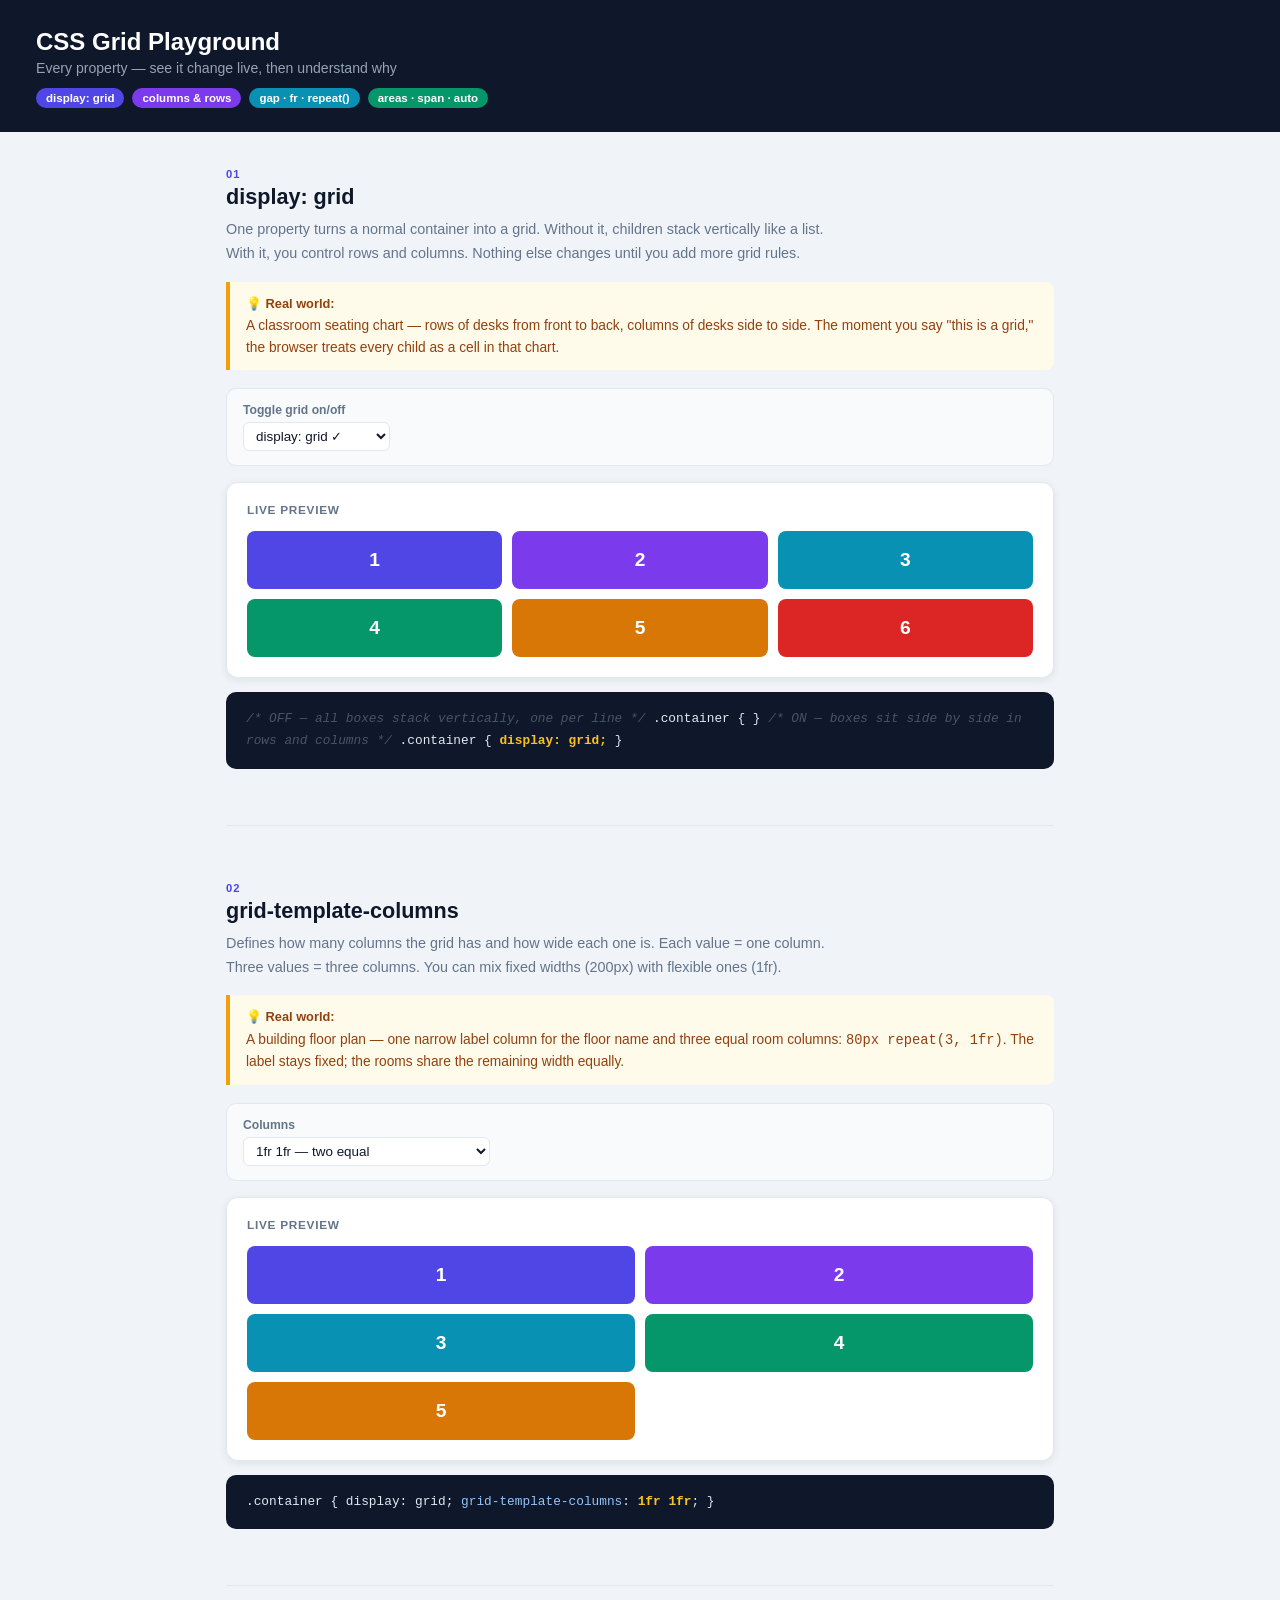
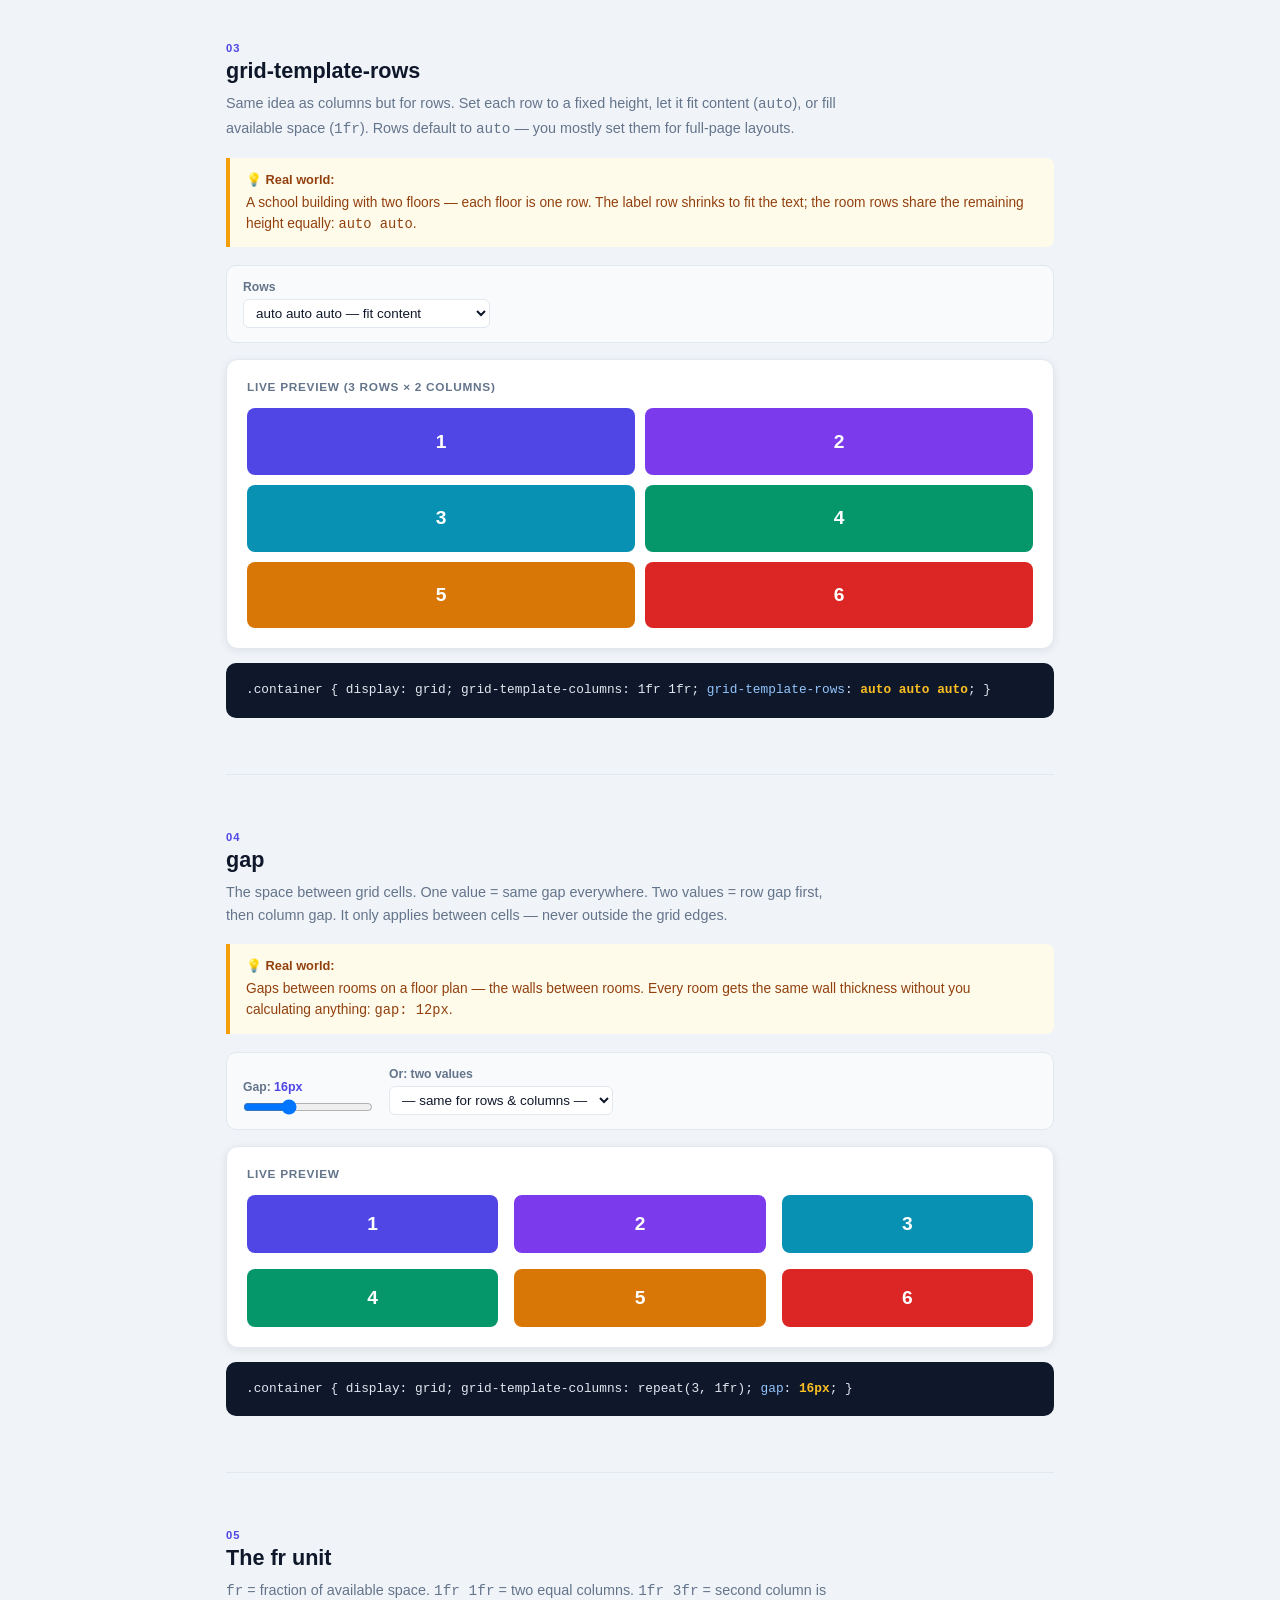
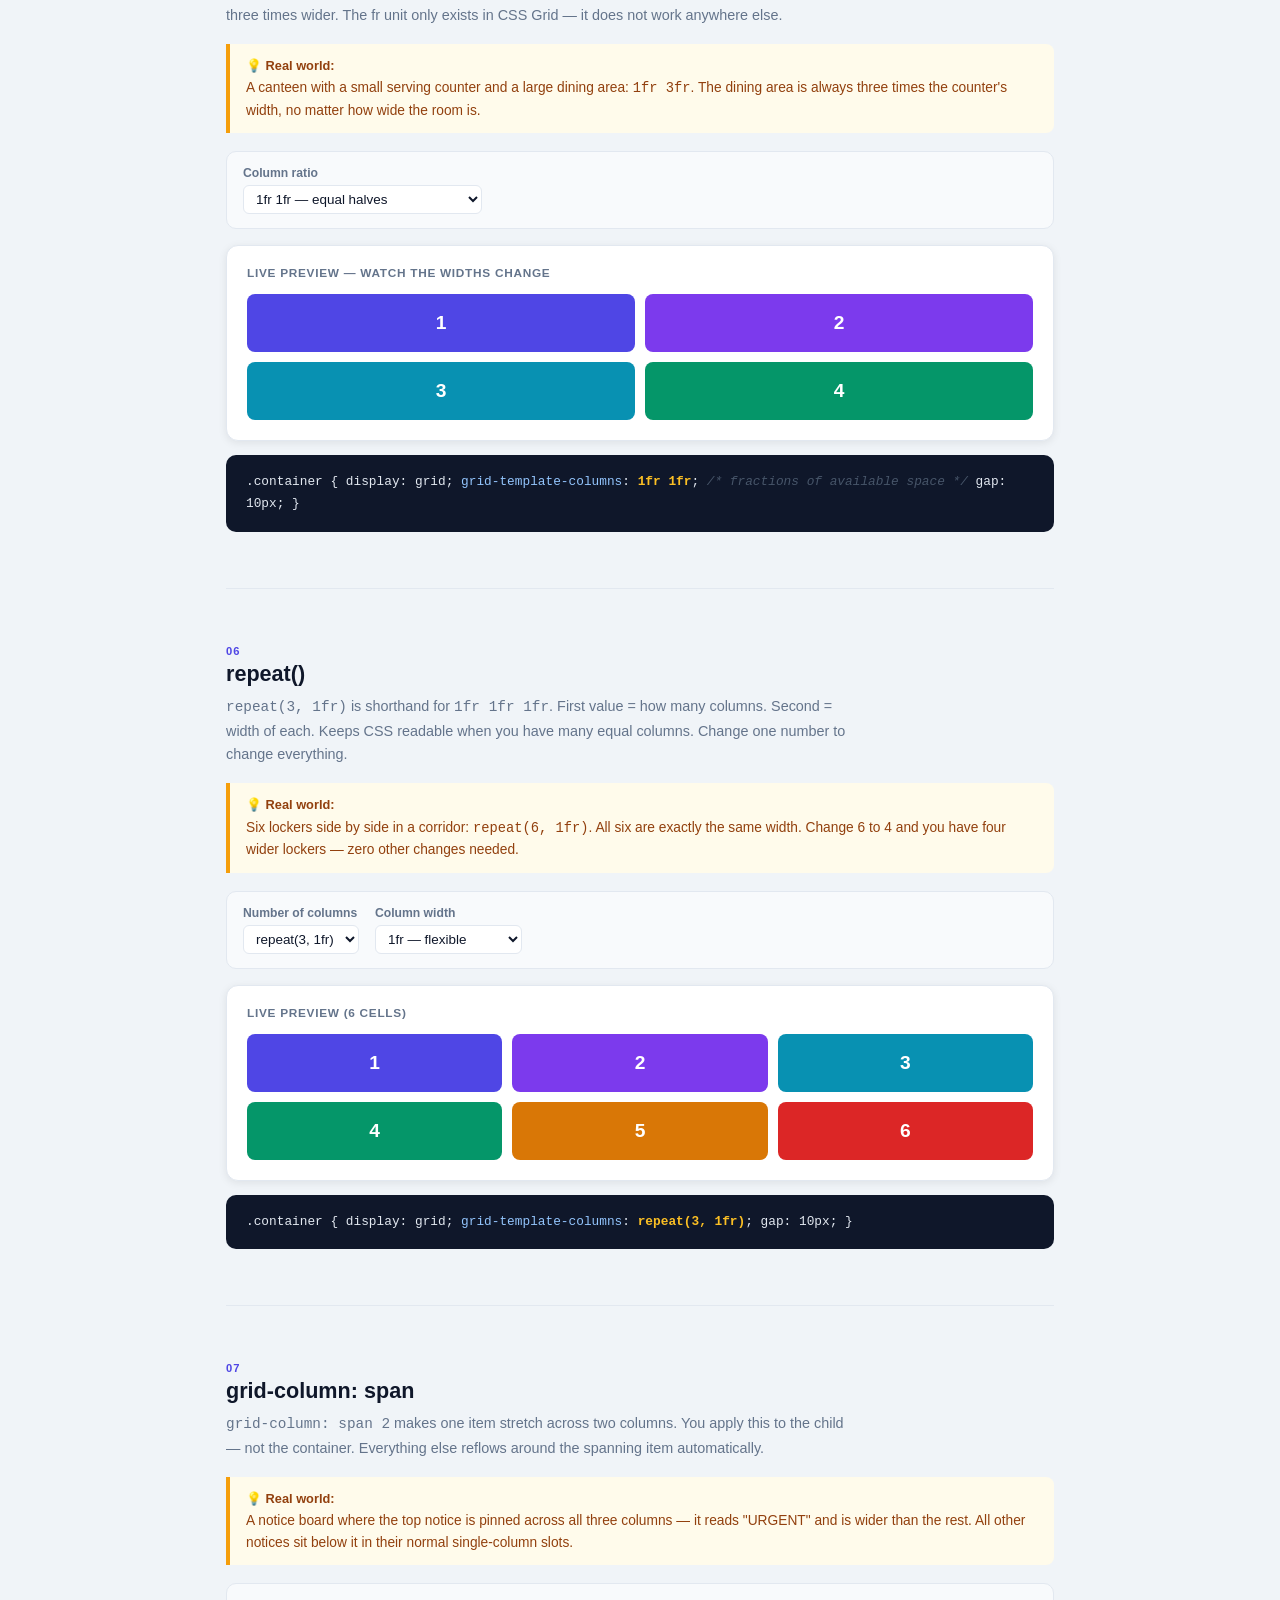
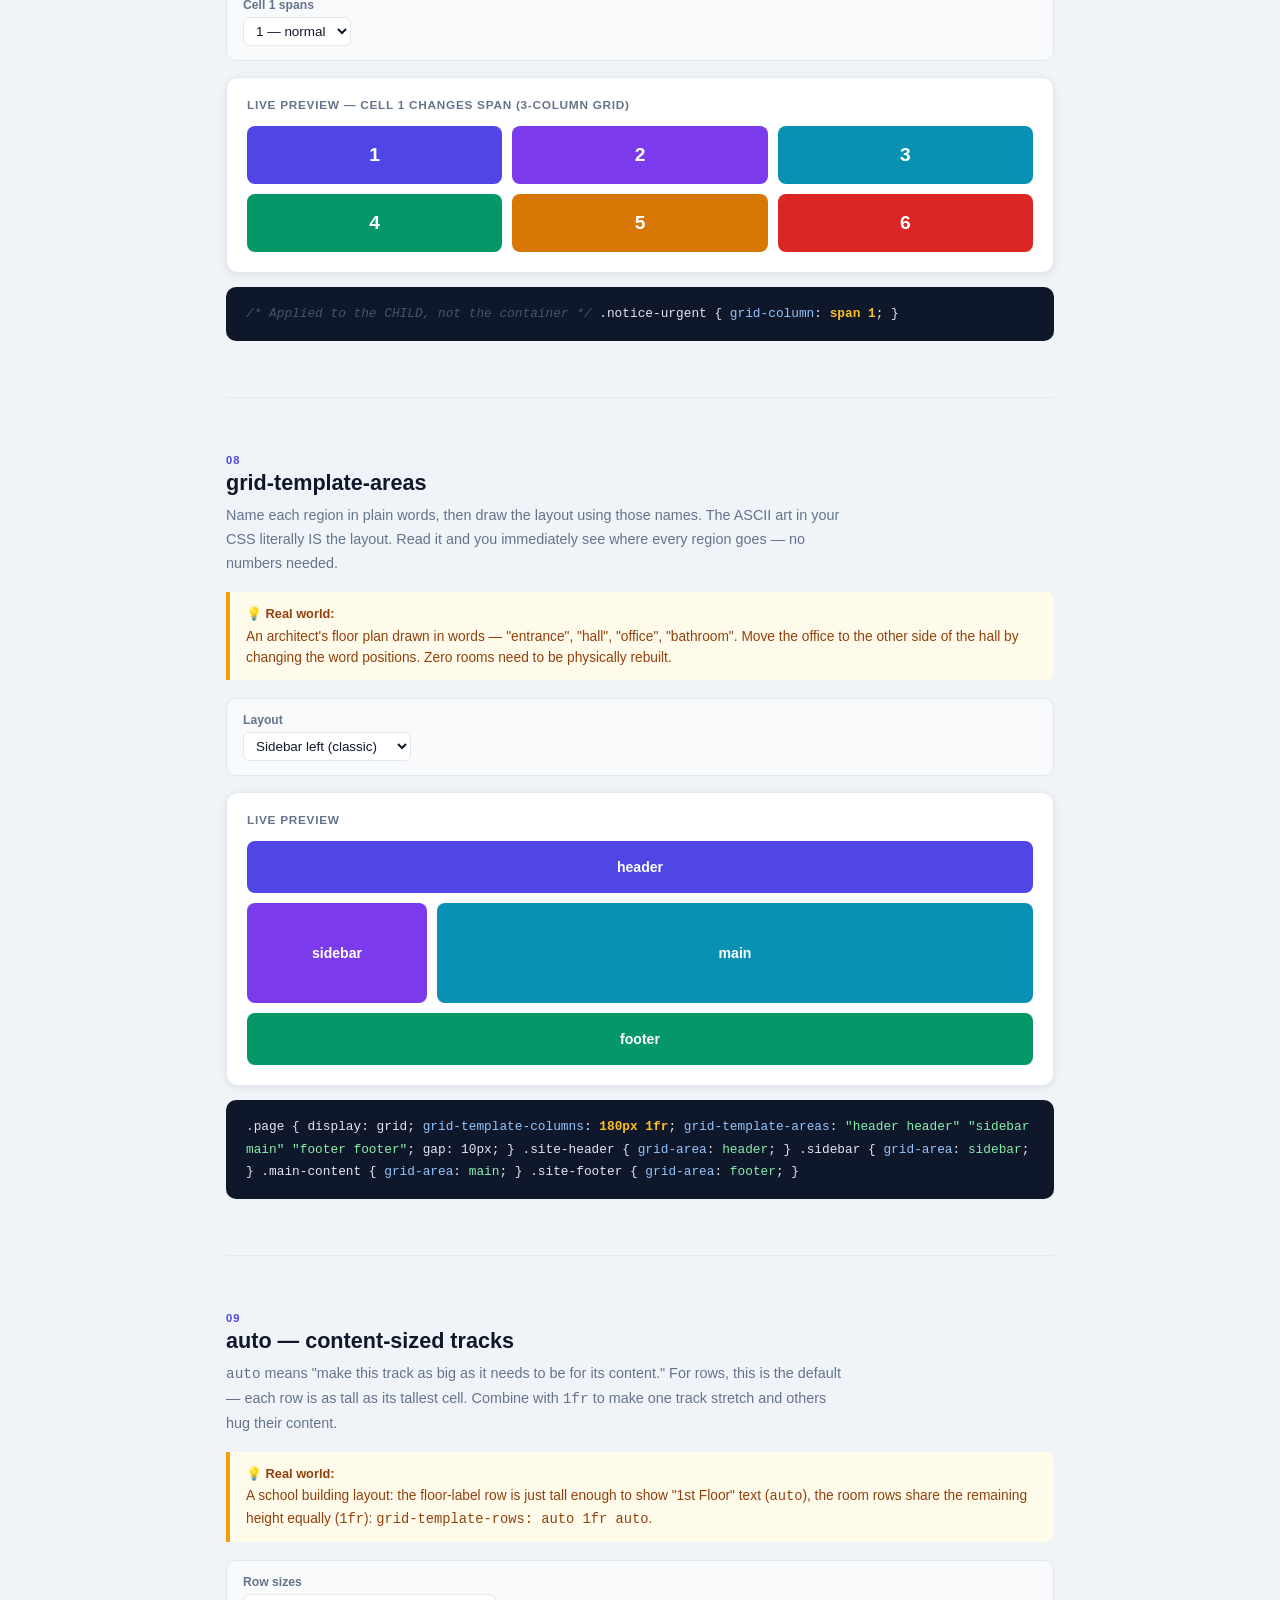
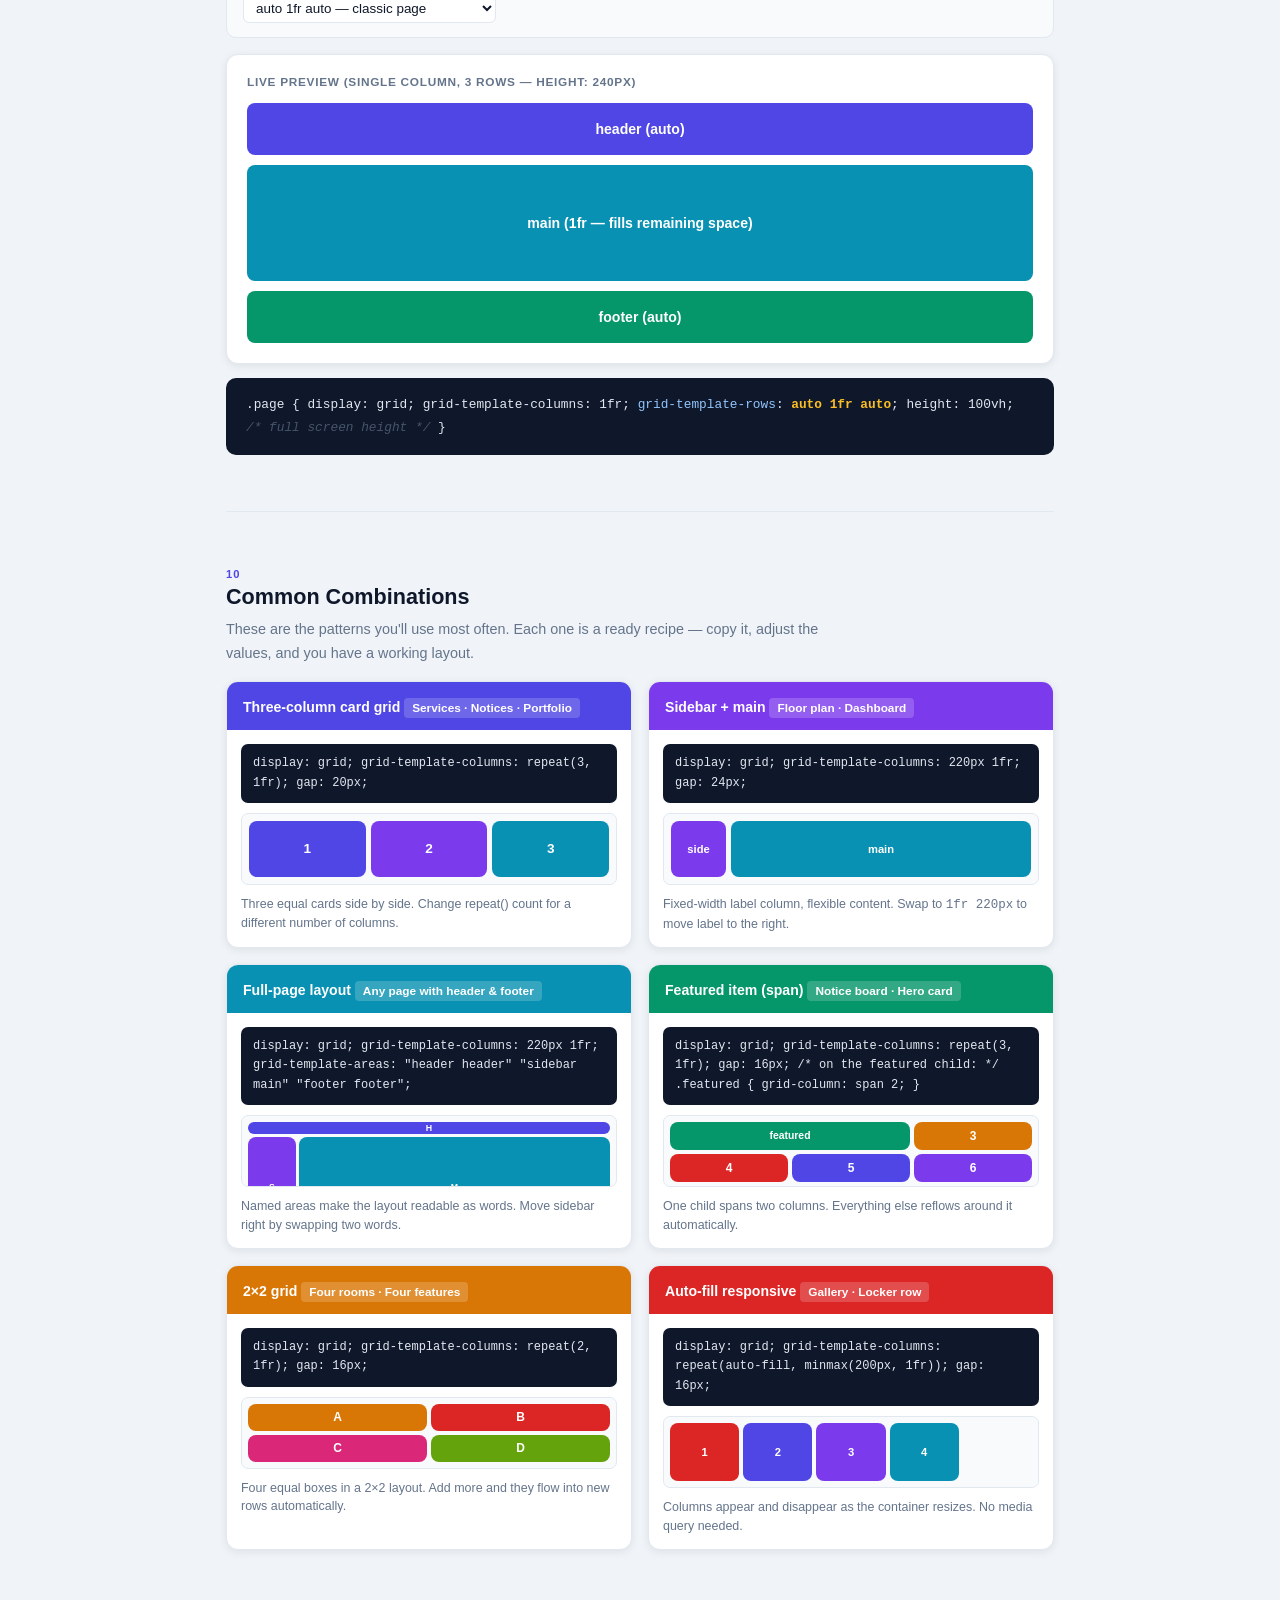
<file: HTML-CSS/CSS Grid Playground.html>
<!doctype html><html><head><meta charset=utf8><meta name=viewport content="width=device-width,initial-scale=1,viewport-fit=cover"><style>:root{color-scheme:light;box-sizing:border-box;padding-top:env(safe-area-inset-top,0px);padding-bottom:env(safe-area-inset-bottom,0px)}html{scroll-padding-top:env(safe-area-inset-top,0px)}body{margin:0;padding:0;font:14px -apple-system,BlinkMacSystemFont,sans-serif;background:#faf9f5;color:#141413}img{max-width:100%}[hidden]:not([hidden=until-found i]){display:none!important}</style></head><body>
<title>CSS Grid Playground</title>
<style>
:root {
  --bg: #f0f4f8;
  --surface: #ffffff;
  --surface2: #f8fafc;
  --fg: #0f172a;
  --muted: #64748b;
  --border: #e2e8f0;
  --accent: #4f46e5;
  --flex-color: #15803d; --flex-bg: #dcfce7; --flex-mid: #86efac;
  --grid-color: #6d28d9; --grid-bg: #ede9fe; --grid-mid: #c4b5fd;
  --rw-border: #f59e0b; --rw-bg: #fffbeb; --rw-color: #92400e;
  --code-bg: #0f172a;
  --code-fg: #e2e8f0;
  --shadow: 0 2px 8px rgba(0,0,0,0.08);
  color-scheme: light;
}
@media (prefers-color-scheme: dark) {
  :root:not([data-theme="light"]) {
    --bg: #0f172a; --surface: #1e293b; --surface2: #0f172a;
    --fg: #f1f5f9; --muted: #94a3b8; --border: #334155;
    --rw-bg: #1c1400; --rw-color: #fde68a;
    --shadow: 0 2px 8px rgba(0,0,0,0.3);
    color-scheme: dark;
  }
}
:root[data-theme="dark"] {
  --bg: #0f172a; --surface: #1e293b; --surface2: #0f172a;
  --fg: #f1f5f9; --muted: #94a3b8; --border: #334155;
  --rw-bg: #1c1400; --rw-color: #fde68a;
  --shadow: 0 2px 8px rgba(0,0,0,0.3);
  color-scheme: dark;
}

* { margin: 0; padding: 0; box-sizing: border-box; }
body { font-family: 'Segoe UI', Arial, sans-serif; background: var(--bg); color: var(--fg); }

/* ── HEADER ── */
.site-header {
  background: #0f172a;
  color: #fff;
  padding: 28px 36px 24px;
}
.site-header h1 { font-size: 1.5rem; font-weight: 800; margin-bottom: 4px; }
.site-header p { font-size: 0.88rem; color: #94a3b8; }
.header-badges { display: flex; gap: 8px; margin-top: 12px; flex-wrap: wrap; }
.hbadge { font-size: 0.72rem; font-weight: 700; padding: 4px 10px; border-radius: 20px; }
.hb-indigo { background: #4f46e5; color: #fff; }
.hb-purple { background: #7c3aed; color: #fff; }
.hb-cyan   { background: #0891b2; color: #fff; }
.hb-green  { background: #059669; color: #fff; }

/* ── PAGE BODY ── */
.page { padding: 36px 36px; max-width: 900px; margin: 0 auto; }

/* ── SECTION BLOCK ── */
.section-block {
  margin-bottom: 56px;
}
.section-num {
  font-size: 0.7rem; font-weight: 700; color: var(--accent);
  letter-spacing: 0.1em; text-transform: uppercase; margin-bottom: 4px;
}
.section-title {
  font-size: 1.35rem; font-weight: 800; margin-bottom: 8px;
}
.section-desc {
  font-size: 0.9rem; color: var(--muted); line-height: 1.65; max-width: 620px; margin-bottom: 16px;
}

/* ── REAL WORLD NOTE ── */
.real-world {
  background: var(--rw-bg);
  border-left: 4px solid var(--rw-border);
  border-radius: 0 8px 8px 0;
  padding: 12px 16px;
  margin-bottom: 18px;
  font-size: 0.86rem;
  color: var(--rw-color);
  line-height: 1.55;
}
.real-world strong { display: block; margin-bottom: 2px; font-size: 0.8rem; }

/* ── CONTROLS ── */
.controls {
  background: var(--surface2);
  border: 1px solid var(--border);
  border-radius: 10px;
  padding: 14px 16px;
  margin-bottom: 16px;
  display: flex;
  flex-wrap: wrap;
  gap: 16px;
  align-items: flex-end;
}
.ctrl-group { display: flex; flex-direction: column; gap: 5px; }
.ctrl-group label { font-size: 0.76rem; font-weight: 600; color: var(--muted); }
.ctrl-group select {
  font-size: 0.84rem; border: 1px solid var(--border);
  border-radius: 6px; padding: 5px 8px;
  background: var(--surface); color: var(--fg);
}
.ctrl-group input[type="range"] { width: 130px; }
.ctrl-val { font-size: 0.78rem; font-weight: 700; color: var(--accent); }

/* ── DEMO BOX ── */
.demo-box {
  background: var(--surface);
  border: 1px solid var(--border);
  border-radius: 12px;
  padding: 20px;
  margin-bottom: 14px;
  box-shadow: var(--shadow);
}
.demo-label {
  font-size: 0.74rem; font-weight: 700; color: var(--muted);
  letter-spacing: 0.06em; text-transform: uppercase; margin-bottom: 14px;
}

/* ── GRID CELLS ── */
.cell {
  border-radius: 8px;
  display: flex; align-items: center; justify-content: center;
  font-size: 1.2rem; font-weight: 800; color: #fff;
  min-height: 58px; transition: all 0.25s;
}
.c1 { background: #4f46e5; }
.c2 { background: #7c3aed; }
.c3 { background: #0891b2; }
.c4 { background: #059669; }
.c5 { background: #d97706; }
.c6 { background: #dc2626; }
.c7 { background: #db2777; }
.c8 { background: #65a30d; }

/* ── AREA CELLS ── */
.area-cell {
  border-radius: 8px; padding: 14px 18px;
  font-weight: 700; font-size: 0.88rem;
  display: flex; align-items: center; justify-content: center;
  min-height: 52px; transition: all 0.3s;
}
.area-header  { background: #4f46e5; color: #fff; }
.area-sidebar { background: #7c3aed; color: #fff; }
.area-main    { background: #0891b2; color: #fff; min-height: 100px; }
.area-footer  { background: #059669; color: #fff; }

/* ── CODE BLOCK ── */
.code-block {
  background: var(--code-bg);
  color: var(--code-fg);
  border-radius: 10px;
  padding: 16px 20px;
  font-family: 'Courier New', monospace;
  font-size: 0.8rem;
  line-height: 1.75;
  overflow-x: auto;
}
.cp  { color: #93c5fd; }   /* property */
.cv  { color: #86efac; }   /* value */
.cc  { color: #475569; font-style: italic; }  /* comment */
.ch  { color: #fbbf24; font-weight: 700; }    /* highlight */

/* ── DIVIDER ── */
.divider {
  border: none; border-top: 1px solid var(--border); margin-bottom: 56px;
}

/* ── COMBO GRID ── */
.combo-grid {
  display: grid;
  grid-template-columns: repeat(auto-fill, minmax(280px, 1fr));
  gap: 16px;
}
.combo-card {
  background: var(--surface);
  border: 1px solid var(--border);
  border-radius: 12px;
  overflow: hidden;
  box-shadow: var(--shadow);
}
.combo-header {
  background: var(--accent);
  color: #fff;
  padding: 12px 16px;
  font-weight: 700;
  font-size: 0.88rem;
}
.combo-use {
  font-size: 0.74rem; background: rgba(255,255,255,0.18);
  padding: 3px 8px; border-radius: 4px; display: inline-block; margin-top: 4px;
}
.combo-body { padding: 14px; }
.combo-code {
  background: var(--code-bg); color: var(--code-fg);
  border-radius: 7px; padding: 10px 12px;
  font-family: 'Courier New', monospace; font-size: 0.75rem;
  line-height: 1.6; margin-bottom: 10px;
}
.combo-mini {
  height: 72px; border-radius: 7px; border: 1px solid var(--border);
  overflow: hidden; margin-bottom: 10px;
}
.combo-note { font-size: 0.78rem; color: var(--muted); line-height: 1.5; }

/* ── RESPONSIVE ── */
@media (max-width: 600px) {
  .page { padding: 24px 18px; }
  .site-header { padding: 20px 20px 18px; }
  .section-title { font-size: 1.15rem; }
}
</style>

<header class="site-header">
  <h1>CSS Grid Playground</h1>
  <p>Every property — see it change live, then understand why</p>
  <div class="header-badges">
    <span class="hbadge hb-indigo">display: grid</span>
    <span class="hbadge hb-purple">columns &amp; rows</span>
    <span class="hbadge hb-cyan">gap · fr · repeat()</span>
    <span class="hbadge hb-green">areas · span · auto</span>
  </div>
</header>

<div class="page">

<!-- ═══════════════════════════════════════════════════════ -->
<!-- 01 — display: grid -->
<!-- ═══════════════════════════════════════════════════════ -->
<div class="section-block">
  <div class="section-num">01</div>
  <div class="section-title">display: grid</div>
  <div class="section-desc">One property turns a normal container into a grid. Without it, children stack vertically like a list. With it, you control rows and columns. Nothing else changes until you add more grid rules.</div>

  <div class="real-world">
    <strong>💡 Real world:</strong>
    A classroom seating chart — rows of desks from front to back, columns of desks side to side. The moment you say "this is a grid," the browser treats every child as a cell in that chart.
  </div>

  <div class="controls">
    <div class="ctrl-group">
      <label>Toggle grid on/off</label>
      <select id="s01-toggle">
        <option value="on">display: grid ✓</option>
        <option value="off">display: block (off)</option>
      </select>
    </div>
  </div>

  <div class="demo-box">
    <div class="demo-label">Live preview</div>
    <div id="s01-grid" style="display:grid;grid-template-columns:repeat(3,1fr);gap:10px;">
      <div class="cell c1">1</div>
      <div class="cell c2">2</div>
      <div class="cell c3">3</div>
      <div class="cell c4">4</div>
      <div class="cell c5">5</div>
      <div class="cell c6">6</div>
    </div>
  </div>

  <div class="code-block">
<span class="cc">/* OFF — all boxes stack vertically, one per line */</span>
.container { }

<span class="cc">/* ON — boxes sit side by side in rows and columns */</span>
.container { <span class="ch">display: grid;</span> }
  </div>
</div>

<hr class="divider">

<!-- ═══════════════════════════════════════════════════════ -->
<!-- 02 — grid-template-columns -->
<!-- ═══════════════════════════════════════════════════════ -->
<div class="section-block">
  <div class="section-num">02</div>
  <div class="section-title">grid-template-columns</div>
  <div class="section-desc">Defines how many columns the grid has and how wide each one is. Each value = one column. Three values = three columns. You can mix fixed widths (200px) with flexible ones (1fr).</div>

  <div class="real-world">
    <strong>💡 Real world:</strong>
    A building floor plan — one narrow label column for the floor name and three equal room columns: <code>80px repeat(3, 1fr)</code>. The label stays fixed; the rooms share the remaining width equally.
  </div>

  <div class="controls">
    <div class="ctrl-group">
      <label>Columns</label>
      <select id="s02-cols">
        <option value="1fr">1fr — one column</option>
        <option value="1fr 1fr" selected>1fr 1fr — two equal</option>
        <option value="1fr 1fr 1fr">1fr 1fr 1fr — three equal</option>
        <option value="200px 1fr">200px 1fr — fixed + flex</option>
        <option value="1fr 2fr 1fr">1fr 2fr 1fr — wide middle</option>
        <option value="80px repeat(3,1fr)">80px repeat(3,1fr) — label + rooms</option>
      </select>
    </div>
  </div>

  <div class="demo-box">
    <div class="demo-label">Live preview</div>
    <div id="s02-grid" style="display:grid;gap:10px;grid-template-columns:1fr 1fr;">
      <div class="cell c1">1</div>
      <div class="cell c2">2</div>
      <div class="cell c3">3</div>
      <div class="cell c4">4</div>
      <div class="cell c5">5</div>
    </div>
  </div>

  <div class="code-block">
.container {
  display: grid;
  <span class="cp">grid-template-columns</span>: <span class="ch" id="s02-cv">1fr 1fr</span>;
}
  </div>
</div>

<hr class="divider">

<!-- ═══════════════════════════════════════════════════════ -->
<!-- 03 — grid-template-rows -->
<!-- ═══════════════════════════════════════════════════════ -->
<div class="section-block">
  <div class="section-num">03</div>
  <div class="section-title">grid-template-rows</div>
  <div class="section-desc">Same idea as columns but for rows. Set each row to a fixed height, let it fit content (<code>auto</code>), or fill available space (<code>1fr</code>). Rows default to <code>auto</code> — you mostly set them for full-page layouts.</div>

  <div class="real-world">
    <strong>💡 Real world:</strong>
    A school building with two floors — each floor is one row. The label row shrinks to fit the text; the room rows share the remaining height equally: <code>auto auto</code>.
  </div>

  <div class="controls">
    <div class="ctrl-group">
      <label>Rows</label>
      <select id="s03-rows">
        <option value="auto auto auto" selected>auto auto auto — fit content</option>
        <option value="80px auto 80px">80px auto 80px — fixed top/bottom</option>
        <option value="1fr 2fr 1fr">1fr 2fr 1fr — proportional</option>
        <option value="100px 100px 100px">100px 100px 100px — all fixed</option>
      </select>
    </div>
  </div>

  <div class="demo-box">
    <div class="demo-label">Live preview (3 rows × 2 columns)</div>
    <div id="s03-grid" style="display:grid;grid-template-columns:1fr 1fr;grid-template-rows:auto auto auto;gap:10px;min-height:220px;">
      <div class="cell c1">1</div>
      <div class="cell c2">2</div>
      <div class="cell c3">3</div>
      <div class="cell c4">4</div>
      <div class="cell c5">5</div>
      <div class="cell c6">6</div>
    </div>
  </div>

  <div class="code-block">
.container {
  display: grid;
  grid-template-columns: 1fr 1fr;
  <span class="cp">grid-template-rows</span>: <span class="ch" id="s03-cv">auto auto auto</span>;
}
  </div>
</div>

<hr class="divider">

<!-- ═══════════════════════════════════════════════════════ -->
<!-- 04 — gap -->
<!-- ═══════════════════════════════════════════════════════ -->
<div class="section-block">
  <div class="section-num">04</div>
  <div class="section-title">gap</div>
  <div class="section-desc">The space between grid cells. One value = same gap everywhere. Two values = row gap first, then column gap. It only applies between cells — never outside the grid edges.</div>

  <div class="real-world">
    <strong>💡 Real world:</strong>
    Gaps between rooms on a floor plan — the walls between rooms. Every room gets the same wall thickness without you calculating anything: <code>gap: 12px</code>.
  </div>

  <div class="controls">
    <div class="ctrl-group">
      <label>Gap: <span class="ctrl-val" id="s04-val">16px</span></label>
      <input type="range" id="s04-gap" min="0" max="48" value="16">
    </div>
    <div class="ctrl-group">
      <label>Or: two values</label>
      <select id="s04-two">
        <option value="">— same for rows &amp; columns —</option>
        <option value="8px 32px">8px rows, 32px columns</option>
        <option value="32px 8px">32px rows, 8px columns</option>
      </select>
    </div>
  </div>

  <div class="demo-box">
    <div class="demo-label">Live preview</div>
    <div id="s04-grid" style="display:grid;grid-template-columns:repeat(3,1fr);gap:16px;">
      <div class="cell c1">1</div>
      <div class="cell c2">2</div>
      <div class="cell c3">3</div>
      <div class="cell c4">4</div>
      <div class="cell c5">5</div>
      <div class="cell c6">6</div>
    </div>
  </div>

  <div class="code-block">
.container {
  display: grid;
  grid-template-columns: repeat(3, 1fr);
  <span class="cp">gap</span>: <span class="ch" id="s04-cv">16px</span>;
}
  </div>
</div>

<hr class="divider">

<!-- ═══════════════════════════════════════════════════════ -->
<!-- 05 — fr unit -->
<!-- ═══════════════════════════════════════════════════════ -->
<div class="section-block">
  <div class="section-num">05</div>
  <div class="section-title">The fr unit</div>
  <div class="section-desc"><code>fr</code> = fraction of available space. <code>1fr 1fr</code> = two equal columns. <code>1fr 3fr</code> = second column is three times wider. The fr unit only exists in CSS Grid — it does not work anywhere else.</div>

  <div class="real-world">
    <strong>💡 Real world:</strong>
    A canteen with a small serving counter and a large dining area: <code>1fr 3fr</code>. The dining area is always three times the counter's width, no matter how wide the room is.
  </div>

  <div class="controls">
    <div class="ctrl-group">
      <label>Column ratio</label>
      <select id="s05-cols">
        <option value="1fr 1fr" selected>1fr 1fr — equal halves</option>
        <option value="1fr 2fr">1fr 2fr — second twice as wide</option>
        <option value="1fr 3fr">1fr 3fr — second three times wide</option>
        <option value="2fr 1fr 2fr">2fr 1fr 2fr — wide | narrow | wide</option>
        <option value="1fr 1fr 1fr 1fr">1fr 1fr 1fr 1fr — four equal</option>
      </select>
    </div>
  </div>

  <div class="demo-box">
    <div class="demo-label">Live preview — watch the widths change</div>
    <div id="s05-grid" style="display:grid;gap:10px;grid-template-columns:1fr 1fr;">
      <div class="cell c1">1</div>
      <div class="cell c2">2</div>
      <div class="cell c3">3</div>
      <div class="cell c4">4</div>
    </div>
  </div>

  <div class="code-block">
.container {
  display: grid;
  <span class="cp">grid-template-columns</span>: <span class="ch" id="s05-cv">1fr 1fr</span>; <span class="cc">/* fractions of available space */</span>
  gap: 10px;
}
  </div>
</div>

<hr class="divider">

<!-- ═══════════════════════════════════════════════════════ -->
<!-- 06 — repeat() -->
<!-- ═══════════════════════════════════════════════════════ -->
<div class="section-block">
  <div class="section-num">06</div>
  <div class="section-title">repeat()</div>
  <div class="section-desc"><code>repeat(3, 1fr)</code> is shorthand for <code>1fr 1fr 1fr</code>. First value = how many columns. Second = width of each. Keeps CSS readable when you have many equal columns. Change one number to change everything.</div>

  <div class="real-world">
    <strong>💡 Real world:</strong>
    Six lockers side by side in a corridor: <code>repeat(6, 1fr)</code>. All six are exactly the same width. Change 6 to 4 and you have four wider lockers — zero other changes needed.
  </div>

  <div class="controls">
    <div class="ctrl-group">
      <label>Number of columns</label>
      <select id="s06-count">
        <option value="1">repeat(1, 1fr)</option>
        <option value="2">repeat(2, 1fr)</option>
        <option value="3" selected>repeat(3, 1fr)</option>
        <option value="4">repeat(4, 1fr)</option>
        <option value="6">repeat(6, 1fr)</option>
      </select>
    </div>
    <div class="ctrl-group">
      <label>Column width</label>
      <select id="s06-width">
        <option value="1fr" selected>1fr — flexible</option>
        <option value="120px">120px — fixed</option>
        <option value="minmax(80px,1fr)">minmax(80px, 1fr)</option>
      </select>
    </div>
  </div>

  <div class="demo-box">
    <div class="demo-label">Live preview (6 cells)</div>
    <div id="s06-grid" style="display:grid;gap:10px;grid-template-columns:repeat(3,1fr);">
      <div class="cell c1">1</div>
      <div class="cell c2">2</div>
      <div class="cell c3">3</div>
      <div class="cell c4">4</div>
      <div class="cell c5">5</div>
      <div class="cell c6">6</div>
    </div>
  </div>

  <div class="code-block">
.container {
  display: grid;
  <span class="cp">grid-template-columns</span>: <span class="ch">repeat(<span id="s06-n">3</span>, <span id="s06-w">1fr</span>)</span>;
  gap: 10px;
}
  </div>
</div>

<hr class="divider">

<!-- ═══════════════════════════════════════════════════════ -->
<!-- 07 — grid-column: span -->
<!-- ═══════════════════════════════════════════════════════ -->
<div class="section-block">
  <div class="section-num">07</div>
  <div class="section-title">grid-column: span</div>
  <div class="section-desc"><code>grid-column: span 2</code> makes one item stretch across two columns. You apply this to the child — not the container. Everything else reflows around the spanning item automatically.</div>

  <div class="real-world">
    <strong>💡 Real world:</strong>
    A notice board where the top notice is pinned across all three columns — it reads "URGENT" and is wider than the rest. All other notices sit below it in their normal single-column slots.
  </div>

  <div class="controls">
    <div class="ctrl-group">
      <label>Cell 1 spans</label>
      <select id="s07-span">
        <option value="1" selected>1 — normal</option>
        <option value="2">span 2</option>
        <option value="3">span 3</option>
      </select>
    </div>
  </div>

  <div class="demo-box">
    <div class="demo-label">Live preview — cell 1 changes span (3-column grid)</div>
    <div id="s07-grid" style="display:grid;grid-template-columns:repeat(3,1fr);gap:10px;">
      <div class="cell c1" id="s07-cell1">1</div>
      <div class="cell c2">2</div>
      <div class="cell c3">3</div>
      <div class="cell c4">4</div>
      <div class="cell c5">5</div>
      <div class="cell c6">6</div>
    </div>
  </div>

  <div class="code-block">
<span class="cc">/* Applied to the CHILD, not the container */</span>
.notice-urgent {
  <span class="cp">grid-column</span>: <span class="ch" id="s07-cv">span 1</span>;
}
  </div>
</div>

<hr class="divider">

<!-- ═══════════════════════════════════════════════════════ -->
<!-- 08 — grid-template-areas -->
<!-- ═══════════════════════════════════════════════════════ -->
<div class="section-block">
  <div class="section-num">08</div>
  <div class="section-title">grid-template-areas</div>
  <div class="section-desc">Name each region in plain words, then draw the layout using those names. The ASCII art in your CSS literally IS the layout. Read it and you immediately see where every region goes — no numbers needed.</div>

  <div class="real-world">
    <strong>💡 Real world:</strong>
    An architect's floor plan drawn in words — "entrance", "hall", "office", "bathroom". Move the office to the other side of the hall by changing the word positions. Zero rooms need to be physically rebuilt.
  </div>

  <div class="controls">
    <div class="ctrl-group">
      <label>Layout</label>
      <select id="s08-layout">
        <option value="sidebar-left">Sidebar left (classic)</option>
        <option value="sidebar-right">Sidebar right (swap)</option>
        <option value="no-sidebar">No sidebar (full width)</option>
        <option value="two-main">Two equal columns</option>
      </select>
    </div>
  </div>

  <div class="demo-box">
    <div class="demo-label">Live preview</div>
    <div id="s08-grid" style="display:grid;grid-template-columns:180px 1fr;grid-template-areas:'header header' 'sidebar main' 'footer footer';gap:10px;">
      <div class="area-cell area-header"  style="grid-area:header">header</div>
      <div class="area-cell area-sidebar" style="grid-area:sidebar">sidebar</div>
      <div class="area-cell area-main"    style="grid-area:main">main</div>
      <div class="area-cell area-footer"  style="grid-area:footer">footer</div>
    </div>
  </div>

  <div class="code-block">
.page {
  display: grid;
  <span class="cp">grid-template-columns</span>: <span class="ch" id="s08-cols-cv">180px 1fr</span>;
  <span class="cp">grid-template-areas</span>:
<span class="cv" id="s08-areas-cv">    "header  header"
    "sidebar main"
    "footer  footer"</span>;
  gap: 10px;
}
.site-header  { <span class="cp">grid-area</span>: <span class="cv">header</span>; }
.sidebar      { <span class="cp">grid-area</span>: <span class="cv">sidebar</span>; }
.main-content { <span class="cp">grid-area</span>: <span class="cv">main</span>; }
.site-footer  { <span class="cp">grid-area</span>: <span class="cv">footer</span>; }
  </div>
</div>

<hr class="divider">

<!-- ═══════════════════════════════════════════════════════ -->
<!-- 09 — auto -->
<!-- ═══════════════════════════════════════════════════════ -->
<div class="section-block">
  <div class="section-num">09</div>
  <div class="section-title">auto — content-sized tracks</div>
  <div class="section-desc"><code>auto</code> means "make this track as big as it needs to be for its content." For rows, this is the default — each row is as tall as its tallest cell. Combine with <code>1fr</code> to make one track stretch and others hug their content.</div>

  <div class="real-world">
    <strong>💡 Real world:</strong>
    A school building layout: the floor-label row is just tall enough to show "1st Floor" text (<code>auto</code>), the room rows share the remaining height equally (<code>1fr</code>): <code>grid-template-rows: auto 1fr auto</code>.
  </div>

  <div class="controls">
    <div class="ctrl-group">
      <label>Row sizes</label>
      <select id="s09-rows">
        <option value="auto 1fr auto" selected>auto 1fr auto — classic page</option>
        <option value="auto auto auto">auto auto auto — all fit content</option>
        <option value="60px 1fr 40px">60px 1fr 40px — fixed header/footer</option>
      </select>
    </div>
  </div>

  <div class="demo-box">
    <div class="demo-label">Live preview (single column, 3 rows — height: 240px)</div>
    <div id="s09-grid" style="display:grid;grid-template-columns:1fr;grid-template-rows:auto 1fr auto;gap:10px;height:240px;">
      <div class="area-cell area-header">header (auto)</div>
      <div class="area-cell area-main">main (1fr — fills remaining space)</div>
      <div class="area-cell area-footer">footer (auto)</div>
    </div>
  </div>

  <div class="code-block">
.page {
  display: grid;
  grid-template-columns: 1fr;
  <span class="cp">grid-template-rows</span>: <span class="ch" id="s09-cv">auto 1fr auto</span>;
  height: 100vh; <span class="cc">/* full screen height */</span>
}
  </div>
</div>

<hr class="divider">

<!-- ═══════════════════════════════════════════════════════ -->
<!-- 10 — Combinations -->
<!-- ═══════════════════════════════════════════════════════ -->
<div class="section-block">
  <div class="section-num">10</div>
  <div class="section-title">Common Combinations</div>
  <div class="section-desc">These are the patterns you'll use most often. Each one is a ready recipe — copy it, adjust the values, and you have a working layout.</div>

  <div class="combo-grid">

    <div class="combo-card">
      <div class="combo-header">
        Three-column card grid
        <div class="combo-use">Services · Notices · Portfolio</div>
      </div>
      <div class="combo-body">
        <div class="combo-code">display: grid;
grid-template-columns: repeat(3, 1fr);
gap: 20px;</div>
        <div class="combo-mini" style="display:grid;grid-template-columns:repeat(3,1fr);gap:5px;padding:7px;background:var(--surface2);border-radius:7px;border:1px solid var(--border);">
          <div class="cell c1" style="min-height:36px;font-size:.85rem;">1</div>
          <div class="cell c2" style="min-height:36px;font-size:.85rem;">2</div>
          <div class="cell c3" style="min-height:36px;font-size:.85rem;">3</div>
        </div>
        <p class="combo-note">Three equal cards side by side. Change repeat() count for a different number of columns.</p>
      </div>
    </div>

    <div class="combo-card">
      <div class="combo-header" style="background:#7c3aed;">
        Sidebar + main
        <div class="combo-use">Floor plan · Dashboard</div>
      </div>
      <div class="combo-body">
        <div class="combo-code">display: grid;
grid-template-columns: 220px 1fr;
gap: 24px;</div>
        <div class="combo-mini" style="display:grid;grid-template-columns:55px 1fr;gap:5px;padding:7px;background:var(--surface2);border-radius:7px;border:1px solid var(--border);">
          <div class="cell c2" style="min-height:50px;font-size:.7rem;">side</div>
          <div class="cell c3" style="min-height:50px;font-size:.7rem;">main</div>
        </div>
        <p class="combo-note">Fixed-width label column, flexible content. Swap to <code>1fr 220px</code> to move label to the right.</p>
      </div>
    </div>

    <div class="combo-card">
      <div class="combo-header" style="background:#0891b2;">
        Full-page layout
        <div class="combo-use">Any page with header &amp; footer</div>
      </div>
      <div class="combo-body">
        <div class="combo-code">display: grid;
grid-template-columns: 220px 1fr;
grid-template-areas:
  "header  header"
  "sidebar main"
  "footer  footer";</div>
        <div class="combo-mini" style="display:grid;grid-template-columns:48px 1fr;grid-template-areas:'h h' 's m' 'f f';gap:3px;padding:6px;background:var(--surface2);border-radius:7px;border:1px solid var(--border);">
          <div class="area-cell area-header"  style="grid-area:h;min-height:12px;font-size:.55rem;padding:3px;">H</div>
          <div class="area-cell area-sidebar" style="grid-area:s;min-height:22px;font-size:.55rem;padding:3px;">S</div>
          <div class="area-cell area-main"    style="grid-area:m;font-size:.55rem;padding:3px;">M</div>
          <div class="area-cell area-footer"  style="grid-area:f;min-height:12px;font-size:.55rem;padding:3px;">F</div>
        </div>
        <p class="combo-note">Named areas make the layout readable as words. Move sidebar right by swapping two words.</p>
      </div>
    </div>

    <div class="combo-card">
      <div class="combo-header" style="background:#059669;">
        Featured item (span)
        <div class="combo-use">Notice board · Hero card</div>
      </div>
      <div class="combo-body">
        <div class="combo-code">display: grid;
grid-template-columns: repeat(3, 1fr);
gap: 16px;

/* on the featured child: */
.featured { grid-column: span 2; }</div>
        <div class="combo-mini" style="display:grid;grid-template-columns:repeat(3,1fr);gap:4px;padding:6px;background:var(--surface2);border-radius:7px;border:1px solid var(--border);">
          <div class="cell c4" style="min-height:28px;font-size:.65rem;grid-column:span 2;">featured</div>
          <div class="cell c5" style="min-height:28px;font-size:.75rem;">3</div>
          <div class="cell c6" style="min-height:28px;font-size:.75rem;">4</div>
          <div class="cell c1" style="min-height:28px;font-size:.75rem;">5</div>
          <div class="cell c2" style="min-height:28px;font-size:.75rem;">6</div>
        </div>
        <p class="combo-note">One child spans two columns. Everything else reflows around it automatically.</p>
      </div>
    </div>

    <div class="combo-card">
      <div class="combo-header" style="background:#d97706;">
        2×2 grid
        <div class="combo-use">Four rooms · Four features</div>
      </div>
      <div class="combo-body">
        <div class="combo-code">display: grid;
grid-template-columns: repeat(2, 1fr);
gap: 16px;</div>
        <div class="combo-mini" style="display:grid;grid-template-columns:repeat(2,1fr);gap:4px;padding:6px;background:var(--surface2);border-radius:7px;border:1px solid var(--border);">
          <div class="cell c5" style="min-height:24px;font-size:.75rem;">A</div>
          <div class="cell c6" style="min-height:24px;font-size:.75rem;">B</div>
          <div class="cell c7" style="min-height:24px;font-size:.75rem;">C</div>
          <div class="cell c8" style="min-height:24px;font-size:.75rem;">D</div>
        </div>
        <p class="combo-note">Four equal boxes in a 2×2 layout. Add more and they flow into new rows automatically.</p>
      </div>
    </div>

    <div class="combo-card">
      <div class="combo-header" style="background:#dc2626;">
        Auto-fill responsive
        <div class="combo-use">Gallery · Locker row</div>
      </div>
      <div class="combo-body">
        <div class="combo-code">display: grid;
grid-template-columns:
  repeat(auto-fill,
    minmax(200px, 1fr));
gap: 16px;</div>
        <div class="combo-mini" style="display:grid;grid-template-columns:repeat(auto-fill,minmax(58px,1fr));gap:4px;padding:6px;background:var(--surface2);border-radius:7px;border:1px solid var(--border);">
          <div class="cell c6" style="min-height:24px;font-size:.7rem;">1</div>
          <div class="cell c1" style="min-height:24px;font-size:.7rem;">2</div>
          <div class="cell c2" style="min-height:24px;font-size:.7rem;">3</div>
          <div class="cell c3" style="min-height:24px;font-size:.7rem;">4</div>
        </div>
        <p class="combo-note">Columns appear and disappear as the container resizes. No media query needed.</p>
      </div>
    </div>

  </div>
</div>

</div><!-- .page -->

<script>
// S01
document.getElementById('s01-toggle').addEventListener('change', function() {
  const g = document.getElementById('s01-grid');
  if (this.value === 'on') {
    g.style.display = 'grid';
    g.style.gridTemplateColumns = 'repeat(3,1fr)';
  } else {
    g.style.display = 'block';
  }
});

// S02
document.getElementById('s02-cols').addEventListener('change', function() {
  document.getElementById('s02-grid').style.gridTemplateColumns = this.value;
  document.getElementById('s02-cv').textContent = this.value;
});

// S03
document.getElementById('s03-rows').addEventListener('change', function() {
  const g = document.getElementById('s03-grid');
  g.style.gridTemplateRows = this.value;
  document.getElementById('s03-cv').textContent = this.value;
  g.style.minHeight = this.value.includes('1fr') ? '220px' : 'auto';
});

// S04
const s04gap = document.getElementById('s04-gap');
const s04two = document.getElementById('s04-two');
function updateS04() {
  const two = s04two.value;
  const val = two || s04gap.value + 'px';
  document.getElementById('s04-grid').style.gap = val;
  document.getElementById('s04-val').textContent = s04gap.value + 'px';
  document.getElementById('s04-cv').textContent = val;
}
s04gap.addEventListener('input', updateS04);
s04two.addEventListener('change', updateS04);

// S05
document.getElementById('s05-cols').addEventListener('change', function() {
  document.getElementById('s05-grid').style.gridTemplateColumns = this.value;
  document.getElementById('s05-cv').textContent = this.value;
});

// S06
function updateS06() {
  const n = document.getElementById('s06-count').value;
  const w = document.getElementById('s06-width').value;
  document.getElementById('s06-grid').style.gridTemplateColumns = `repeat(${n},${w})`;
  document.getElementById('s06-n').textContent = n;
  document.getElementById('s06-w').textContent = w;
}
document.getElementById('s06-count').addEventListener('change', updateS06);
document.getElementById('s06-width').addEventListener('change', updateS06);

// S07
document.getElementById('s07-span').addEventListener('change', function() {
  const cell = document.getElementById('s07-cell1');
  const v = this.value;
  cell.style.gridColumn = v === '1' ? '' : `span ${v}`;
  document.getElementById('s07-cv').textContent = v === '1' ? 'span 1' : `span ${v}`;
});

// S08
document.getElementById('s08-layout').addEventListener('change', function() {
  const g = document.getElementById('s08-grid');
  const layouts = {
    'sidebar-left':  { cols: '180px 1fr', areas: '"header header" "sidebar main" "footer footer"',  display: '    "header  header"\n    "sidebar main"\n    "footer  footer"' },
    'sidebar-right': { cols: '1fr 180px', areas: '"header header" "main sidebar" "footer footer"',  display: '    "header  header"\n    "main    sidebar"\n    "footer  footer"' },
    'no-sidebar':    { cols: '1fr',       areas: '"header" "main" "footer"',                         display: '    "header"\n    "main"\n    "footer"' },
    'two-main':      { cols: '1fr 1fr',   areas: '"header header" "main sidebar" "footer footer"',  display: '    "header  header"\n    "main    sidebar"\n    "footer  footer"' }
  };
  const l = layouts[this.value];
  g.style.gridTemplateColumns = l.cols;
  g.style.gridTemplateAreas = l.areas;
  document.getElementById('s08-cols-cv').textContent = l.cols;
  document.getElementById('s08-areas-cv').textContent = l.display;
});

// S09
document.getElementById('s09-rows').addEventListener('change', function() {
  document.getElementById('s09-grid').style.gridTemplateRows = this.value;
  document.getElementById('s09-cv').textContent = this.value;
});
</script>
<p>Created by Rishop Babu</p>
</body></html>
</file>
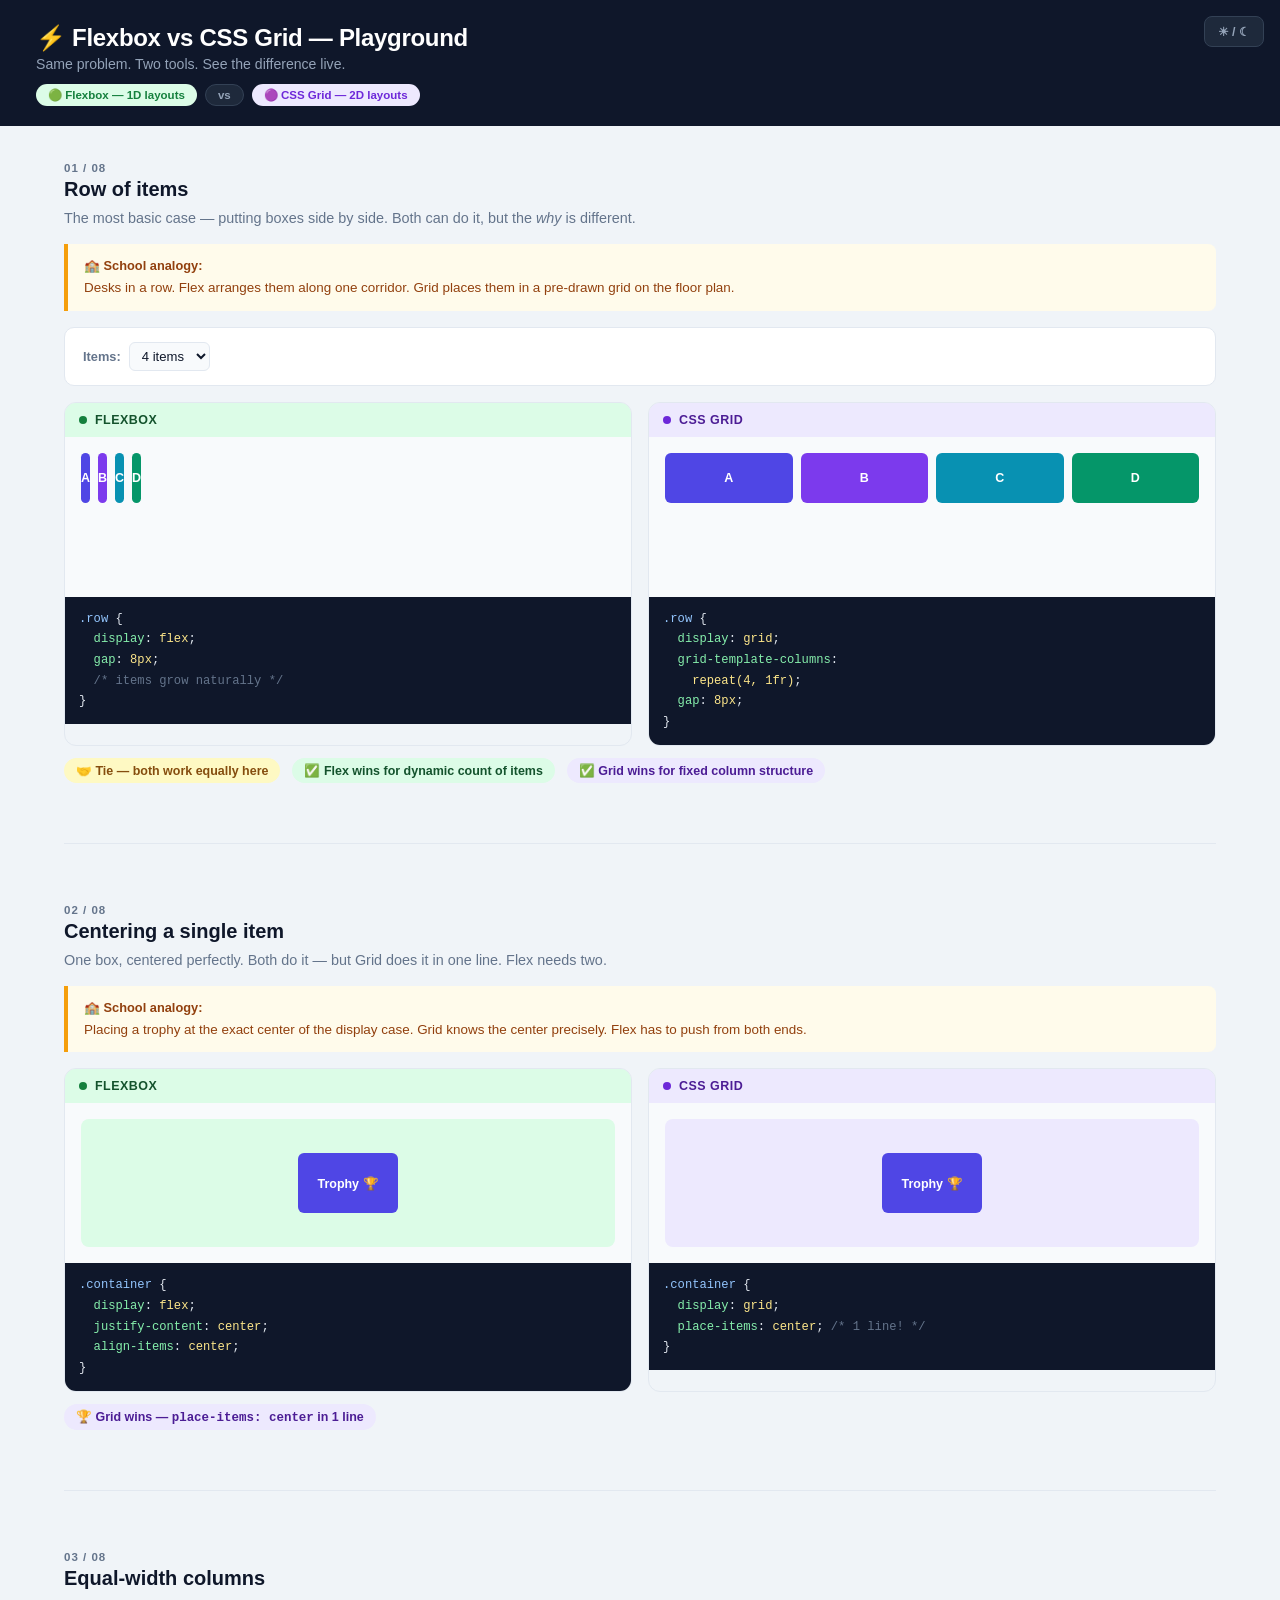
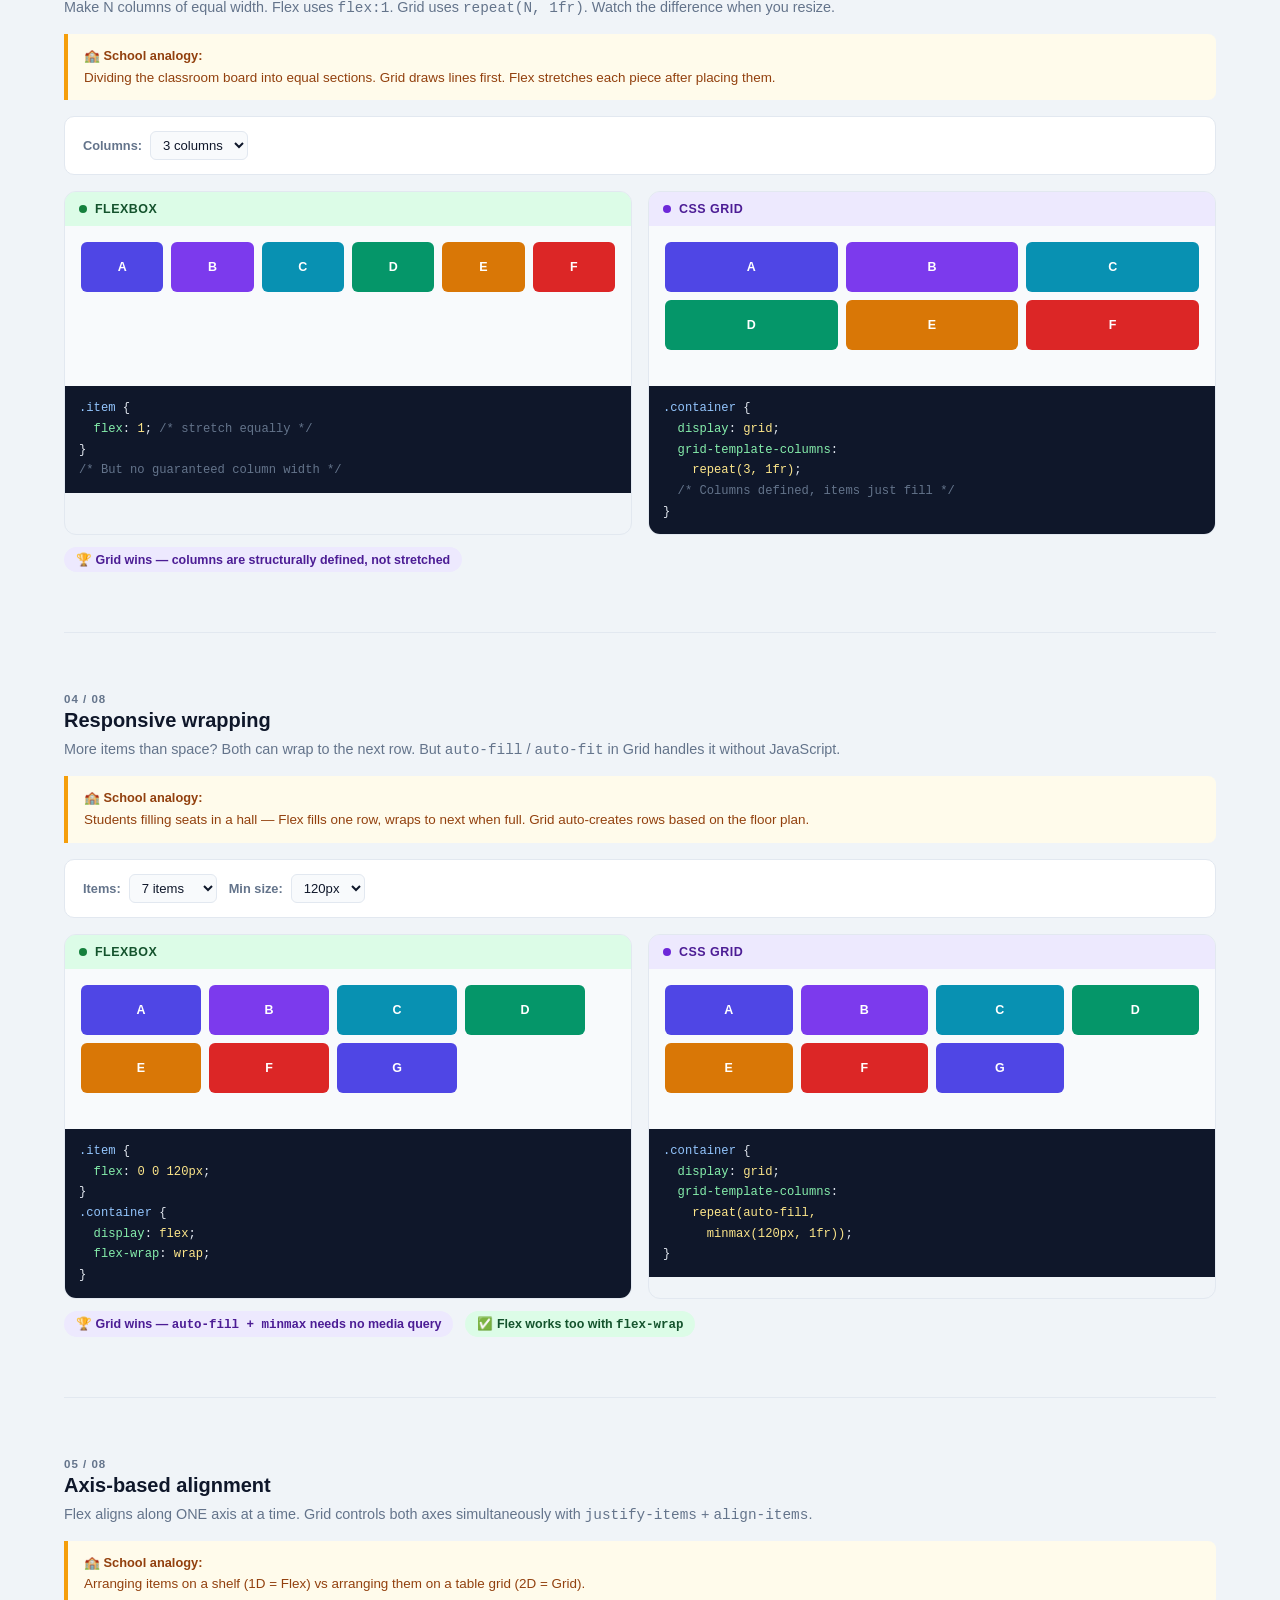
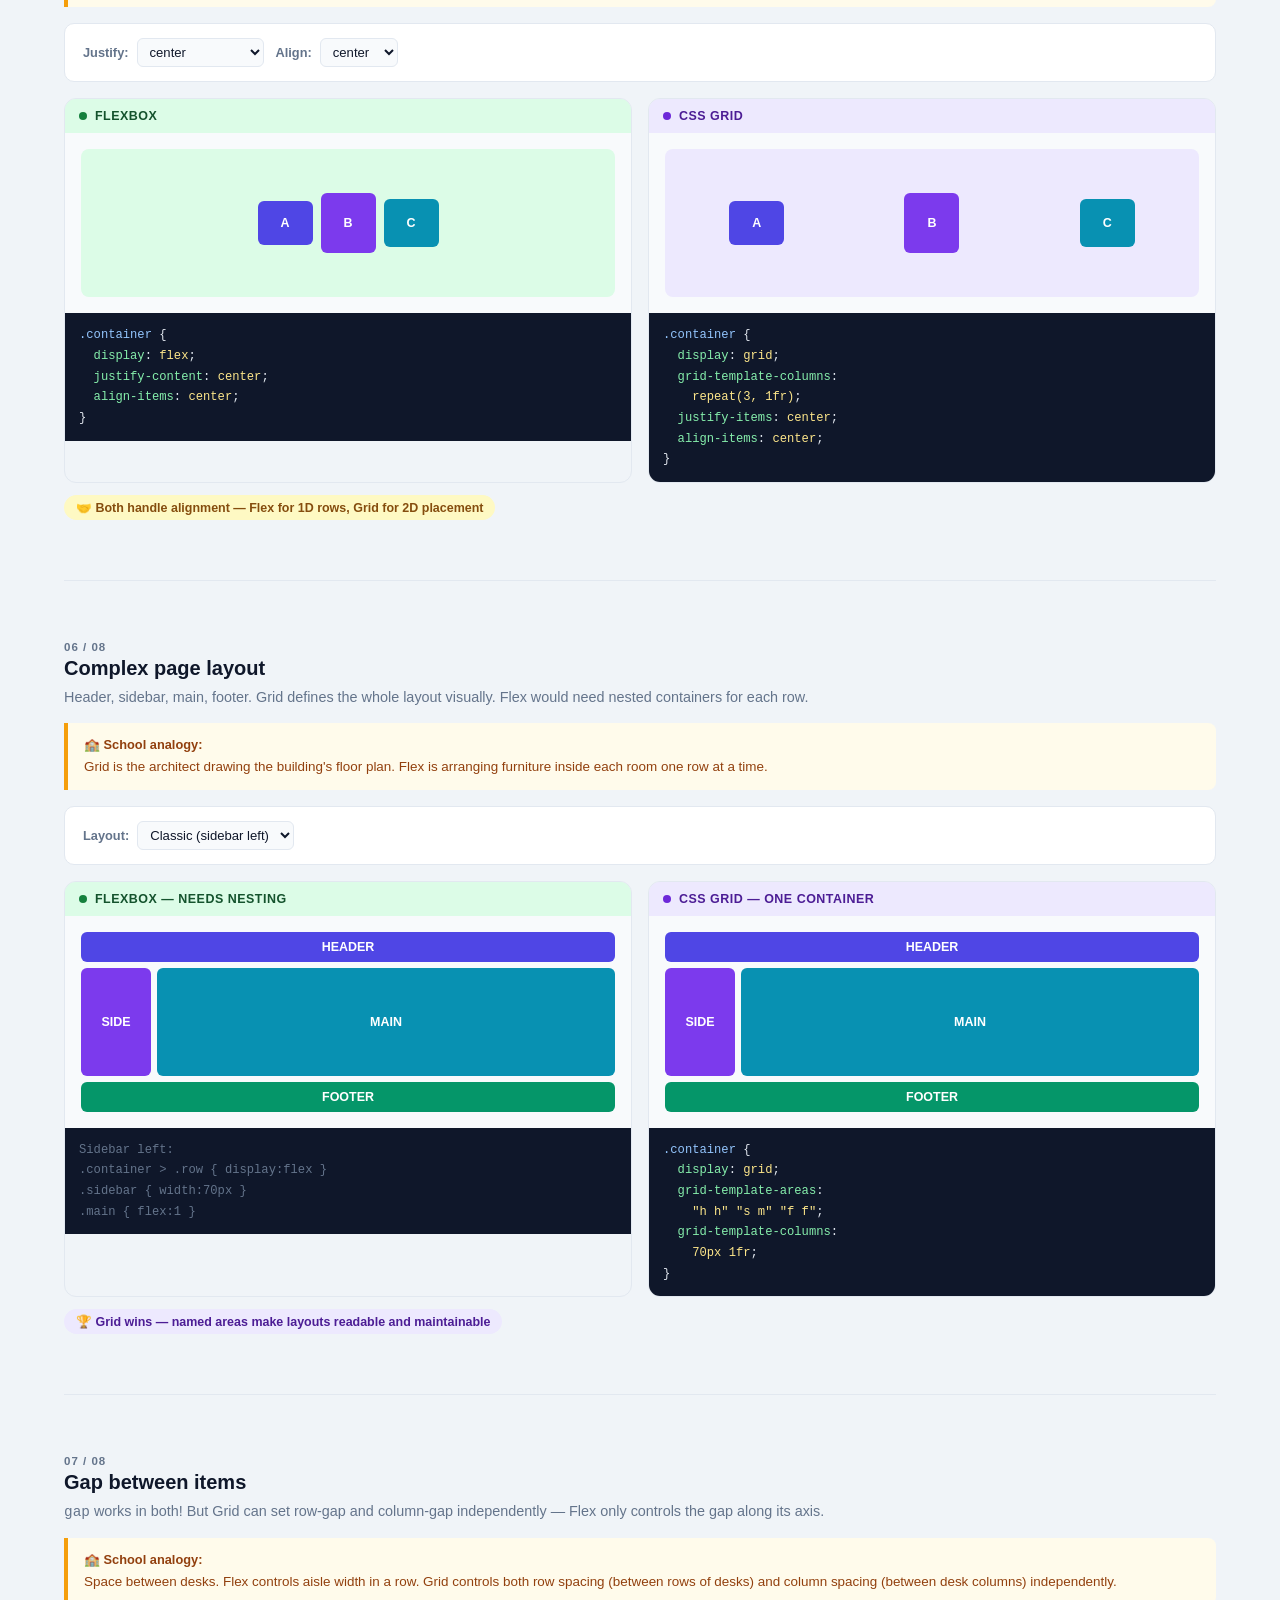
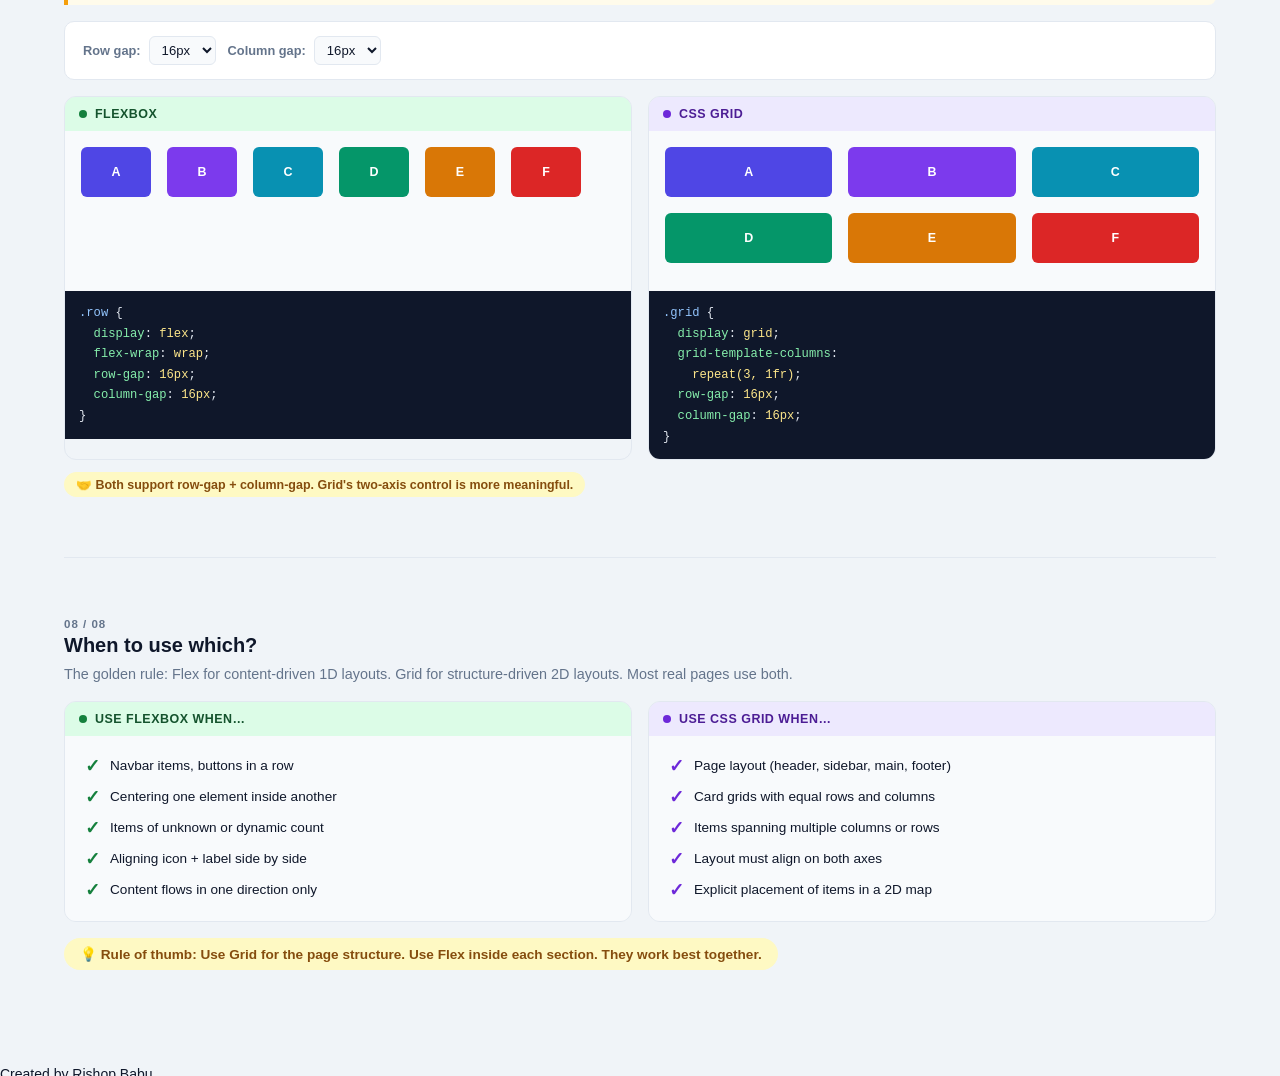
<file: HTML-CSS/Flex vs Grid — Side-by-Side Playground.html>
<!doctype html><html><head><meta charset=utf8><meta name=viewport content="width=device-width,initial-scale=1,viewport-fit=cover"><style>:root{color-scheme:light;box-sizing:border-box;padding-top:env(safe-area-inset-top,0px);padding-bottom:env(safe-area-inset-bottom,0px)}html{scroll-padding-top:env(safe-area-inset-top,0px)}body{margin:0;padding:0;font:14px -apple-system,BlinkMacSystemFont,sans-serif;background:#faf9f5;color:#141413}img{max-width:100%}[hidden]:not([hidden=until-found i]){display:none!important}</style></head><body>
<title>Flex vs Grid — Side-by-Side Playground</title>
<style>
:root {
  --bg:#f0f4f8;--surface:#fff;--surface2:#f8fafc;--fg:#0f172a;--muted:#64748b;--border:#e2e8f0;
  --flex-color:#15803d;--flex-bg:#dcfce7;--flex-mid:#86efac;--flex-dark:#14532d;
  --grid-color:#6d28d9;--grid-bg:#ede9fe;--grid-mid:#c4b5fd;--grid-dark:#4c1d95;
  --rw-border:#f59e0b;--rw-bg:#fffbeb;--rw-color:#92400e;
  --code-bg:#0f172a;--code-fg:#e2e8f0;--shadow:0 2px 12px rgba(0,0,0,0.08);
  color-scheme:light;
}
@media(prefers-color-scheme:dark){
  :root:not([data-theme="light"]){
    --bg:#0f172a;--surface:#1e293b;--surface2:#0f172a;--fg:#f1f5f9;--muted:#94a3b8;--border:#334155;
    --flex-bg:#052e16;--flex-mid:#14532d;--flex-color:#4ade80;
    --grid-bg:#2e1065;--grid-mid:#4c1d95;--grid-color:#c4b5fd;
    --shadow:0 2px 12px rgba(0,0,0,0.3);color-scheme:dark;
  }
}
:root[data-theme="dark"]{
  --bg:#0f172a;--surface:#1e293b;--surface2:#0f172a;--fg:#f1f5f9;--muted:#94a3b8;--border:#334155;
  --flex-bg:#052e16;--flex-mid:#14532d;--flex-color:#4ade80;
  --grid-bg:#2e1065;--grid-mid:#4c1d95;--grid-color:#c4b5fd;
  --shadow:0 2px 12px rgba(0,0,0,0.3);color-scheme:dark;
}
*{margin:0;padding:0;box-sizing:border-box;}
body{font-family:'Segoe UI',Arial,sans-serif;background:var(--bg);color:var(--fg);min-height:100vh;}

/* HEADER */
.site-header{background:#0f172a;color:#fff;padding:24px 36px 20px;}
.site-header h1{font-size:1.5rem;font-weight:800;margin-bottom:4px;letter-spacing:-.3px;}
.site-header p{font-size:.88rem;color:#94a3b8;margin-bottom:12px;}
.header-badges{display:flex;gap:8px;flex-wrap:wrap;}
.hbadge{font-size:.72rem;font-weight:700;padding:4px 12px;border-radius:20px;}
.hbadge-flex{background:#dcfce7;color:#15803d;}
.hbadge-grid{background:#ede9fe;color:#6d28d9;}
.hbadge-vs{background:#1e293b;color:#94a3b8;border:1px solid #334155;}

/* CONTENT */
.page{max-width:1200px;margin:0 auto;padding:36px 24px;}

/* SECTION */
.section-block{margin-bottom:60px;}
.section-num{font-size:.72rem;font-weight:700;color:var(--muted);letter-spacing:1px;text-transform:uppercase;margin-bottom:4px;}
.section-title{font-size:1.25rem;font-weight:800;margin-bottom:6px;}
.section-desc{font-size:.9rem;color:var(--muted);margin-bottom:14px;line-height:1.6;}
.real-world{background:var(--rw-bg);border-left:4px solid var(--rw-border);border-radius:0 8px 8px 0;padding:12px 16px;font-size:.84rem;color:var(--rw-color);margin-bottom:16px;line-height:1.55;}
.real-world strong{display:block;margin-bottom:2px;font-size:.8rem;}

/* CONTROLS BAR */
.controls-bar{background:var(--surface);border:1px solid var(--border);border-radius:10px;padding:14px 18px;margin-bottom:16px;display:flex;gap:12px;flex-wrap:wrap;align-items:center;}
.ctrl-group{display:flex;align-items:center;gap:8px;}
.ctrl-group label{font-size:.8rem;font-weight:600;color:var(--muted);white-space:nowrap;}
.ctrl-group select,.ctrl-group input[type=range]{font-size:.82rem;padding:5px 8px;border:1px solid var(--border);border-radius:6px;background:var(--surface2);color:var(--fg);}

/* SPLIT PANELS */
.split{display:grid;grid-template-columns:1fr 1fr;gap:16px;}
@media(max-width:720px){.split{grid-template-columns:1fr;}}

.panel{border-radius:12px;overflow:hidden;border:1px solid var(--border);}
.panel-header{display:flex;align-items:center;gap:8px;padding:10px 14px;font-size:.78rem;font-weight:700;letter-spacing:.5px;text-transform:uppercase;}
.panel-header.flex-head{background:var(--flex-bg);color:var(--flex-dark);}
.panel-header.flex-head .dot{width:8px;height:8px;border-radius:50%;background:var(--flex-color);}
.panel-header.grid-head{background:var(--grid-bg);color:var(--grid-dark);}
.panel-header.grid-head .dot{width:8px;height:8px;border-radius:50%;background:var(--grid-color);}
@media(prefers-color-scheme:dark){
  .panel-header.flex-head{color:#4ade80;}
  .panel-header.grid-head{color:#c4b5fd;}
}
:root[data-theme="dark"] .panel-header.flex-head{color:#4ade80;}
:root[data-theme="dark"] .panel-header.grid-head{color:#c4b5fd;}

.demo-area{background:var(--surface2);padding:16px;min-height:160px;}
.code-area{background:var(--code-bg);padding:12px 14px;font-family:monospace;font-size:.76rem;line-height:1.7;color:#e2e8f0;white-space:pre;overflow-x:auto;}
.code-area .kw{color:#93c5fd;}
.code-area .prop{color:#86efac;}
.code-area .val{color:#fde68a;}

/* DEMO CELLS */
.demo-cell{display:flex;align-items:center;justify-content:center;border-radius:6px;font-size:.78rem;font-weight:700;color:#fff;min-height:44px;}
.c1{background:#4f46e5;}.c2{background:#7c3aed;}.c3{background:#0891b2;}
.c4{background:#059669;}.c5{background:#d97706;}.c6{background:#dc2626;}

/* WINNER TAG */
.winner-row{display:flex;gap:12px;flex-wrap:wrap;margin-top:12px;}
.winner-tag{font-size:.78rem;font-weight:700;padding:5px 12px;border-radius:20px;}
.winner-tag.flex{background:var(--flex-bg);color:var(--flex-dark);}
.winner-tag.grid{background:var(--grid-bg);color:var(--grid-dark);}
.winner-tag.tie{background:#fef9c3;color:#854d0e;}
@media(prefers-color-scheme:dark){
  .winner-tag.flex{color:#4ade80;}
  .winner-tag.grid{color:#c4b5fd;}
  .winner-tag.tie{background:#422006;color:#fde68a;}
}
:root[data-theme="dark"] .winner-tag.flex{color:#4ade80;}
:root[data-theme="dark"] .winner-tag.grid{color:#c4b5fd;}
:root[data-theme="dark"] .winner-tag.tie{background:#422006;color:#fde68a;}

.divider{border:none;border-top:1px solid var(--border);margin-bottom:60px;}

/* THEME TOGGLE */
.theme-btn{position:fixed;top:16px;right:16px;background:#1e293b;color:#94a3b8;border:1px solid #334155;border-radius:8px;padding:7px 13px;font-size:.78rem;font-weight:600;cursor:pointer;z-index:99;}
</style>

<button class="theme-btn" onclick="toggleTheme()">☀︎ / ☾</button>

<div class="site-header">
  <h1>⚡ Flexbox vs CSS Grid — Playground</h1>
  <p>Same problem. Two tools. See the difference live.</p>
  <div class="header-badges">
    <span class="hbadge hbadge-flex">🟢 Flexbox — 1D layouts</span>
    <span class="hbadge hbadge-vs">vs</span>
    <span class="hbadge hbadge-grid">🟣 CSS Grid — 2D layouts</span>
  </div>
</div>

<div class="page">

<!-- ── SECTION 1: Row of items ── -->
<div class="section-block" id="s1">
  <div class="section-num">01 / 08</div>
  <div class="section-title">Row of items</div>
  <div class="section-desc">The most basic case — putting boxes side by side. Both can do it, but the <em>why</em> is different.</div>
  <div class="real-world"><strong>🏫 School analogy:</strong> Desks in a row. Flex arranges them along one corridor. Grid places them in a pre-drawn grid on the floor plan.</div>
  <div class="controls-bar">
    <div class="ctrl-group"><label>Items:</label>
      <select onchange="s1Update(this.value)">
        <option value="3">3 items</option>
        <option value="4" selected>4 items</option>
        <option value="6">6 items</option>
      </select>
    </div>
  </div>
  <div class="split">
    <div class="panel">
      <div class="panel-header flex-head"><span class="dot"></span>Flexbox</div>
      <div class="demo-area"><div id="s1-flex" style="display:flex;gap:8px;"></div></div>
      <div class="code-area" id="s1-flex-code"></div>
    </div>
    <div class="panel">
      <div class="panel-header grid-head"><span class="dot"></span>CSS Grid</div>
      <div class="demo-area"><div id="s1-grid" style="display:grid;gap:8px;"></div></div>
      <div class="code-area" id="s1-grid-code"></div>
    </div>
  </div>
  <div class="winner-row">
    <span class="winner-tag tie">🤝 Tie — both work equally here</span>
    <span class="winner-tag flex">✅ Flex wins for dynamic count of items</span>
    <span class="winner-tag grid">✅ Grid wins for fixed column structure</span>
  </div>
</div>
<hr class="divider">

<!-- ── SECTION 2: Centering ── -->
<div class="section-block" id="s2">
  <div class="section-num">02 / 08</div>
  <div class="section-title">Centering a single item</div>
  <div class="section-desc">One box, centered perfectly. Both do it — but Grid does it in one line. Flex needs two.</div>
  <div class="real-world"><strong>🏫 School analogy:</strong> Placing a trophy at the exact center of the display case. Grid knows the center precisely. Flex has to push from both ends.</div>
  <div class="split">
    <div class="panel">
      <div class="panel-header flex-head"><span class="dot"></span>Flexbox</div>
      <div class="demo-area" style="height:160px;">
        <div id="s2-flex" style="display:flex;justify-content:center;align-items:center;height:100%;background:var(--flex-bg);border-radius:8px;">
          <div class="demo-cell c1" style="width:100px;height:60px;">Trophy 🏆</div>
        </div>
      </div>
      <div class="code-area"><span class="kw">.container</span> {
  <span class="prop">display</span>: <span class="val">flex</span>;
  <span class="prop">justify-content</span>: <span class="val">center</span>;
  <span class="prop">align-items</span>: <span class="val">center</span>;
}</div>
    </div>
    <div class="panel">
      <div class="panel-header grid-head"><span class="dot"></span>CSS Grid</div>
      <div class="demo-area" style="height:160px;">
        <div id="s2-grid" style="display:grid;place-items:center;height:100%;background:var(--grid-bg);border-radius:8px;">
          <div class="demo-cell c1" style="width:100px;height:60px;">Trophy 🏆</div>
        </div>
      </div>
      <div class="code-area"><span class="kw">.container</span> {
  <span class="prop">display</span>: <span class="val">grid</span>;
  <span class="prop">place-items</span>: <span class="val">center</span>; <span style="color:#64748b;">/* 1 line! */</span>
}</div>
    </div>
  </div>
  <div class="winner-row">
    <span class="winner-tag grid">🏆 Grid wins — <code>place-items: center</code> in 1 line</span>
  </div>
</div>
<hr class="divider">

<!-- ── SECTION 3: Equal columns ── -->
<div class="section-block" id="s3">
  <div class="section-num">03 / 08</div>
  <div class="section-title">Equal-width columns</div>
  <div class="section-desc">Make N columns of equal width. Flex uses <code>flex:1</code>. Grid uses <code>repeat(N, 1fr)</code>. Watch the difference when you resize.</div>
  <div class="real-world"><strong>🏫 School analogy:</strong> Dividing the classroom board into equal sections. Grid draws lines first. Flex stretches each piece after placing them.</div>
  <div class="controls-bar">
    <div class="ctrl-group"><label>Columns:</label>
      <select onchange="s3Update(this.value)">
        <option value="2">2 columns</option>
        <option value="3" selected>3 columns</option>
        <option value="4">4 columns</option>
      </select>
    </div>
  </div>
  <div class="split">
    <div class="panel">
      <div class="panel-header flex-head"><span class="dot"></span>Flexbox</div>
      <div class="demo-area"><div id="s3-flex" style="display:flex;gap:8px;"></div></div>
      <div class="code-area" id="s3-flex-code"></div>
    </div>
    <div class="panel">
      <div class="panel-header grid-head"><span class="dot"></span>CSS Grid</div>
      <div class="demo-area"><div id="s3-grid" style="display:grid;gap:8px;"></div></div>
      <div class="code-area" id="s3-grid-code"></div>
    </div>
  </div>
  <div class="winner-row">
    <span class="winner-tag grid">🏆 Grid wins — columns are structurally defined, not stretched</span>
  </div>
</div>
<hr class="divider">

<!-- ── SECTION 4: Wrapping ── -->
<div class="section-block" id="s4">
  <div class="section-num">04 / 08</div>
  <div class="section-title">Responsive wrapping</div>
  <div class="section-desc">More items than space? Both can wrap to the next row. But <code>auto-fill</code> / <code>auto-fit</code> in Grid handles it without JavaScript.</div>
  <div class="real-world"><strong>🏫 School analogy:</strong> Students filling seats in a hall — Flex fills one row, wraps to next when full. Grid auto-creates rows based on the floor plan.</div>
  <div class="controls-bar">
    <div class="ctrl-group"><label>Items:</label>
      <select onchange="s4Update(this.value)">
        <option value="5">5 items</option>
        <option value="7" selected>7 items</option>
        <option value="10">10 items</option>
      </select>
    </div>
    <div class="ctrl-group"><label>Min size:</label>
      <select onchange="s4MinUpdate(this.value)">
        <option value="80px">80px</option>
        <option value="120px" selected>120px</option>
        <option value="160px">160px</option>
      </select>
    </div>
  </div>
  <div class="split">
    <div class="panel">
      <div class="panel-header flex-head"><span class="dot"></span>Flexbox</div>
      <div class="demo-area"><div id="s4-flex" style="display:flex;flex-wrap:wrap;gap:8px;"></div></div>
      <div class="code-area" id="s4-flex-code"></div>
    </div>
    <div class="panel">
      <div class="panel-header grid-head"><span class="dot"></span>CSS Grid</div>
      <div class="demo-area"><div id="s4-grid" style="display:grid;gap:8px;"></div></div>
      <div class="code-area" id="s4-grid-code"></div>
    </div>
  </div>
  <div class="winner-row">
    <span class="winner-tag grid">🏆 Grid wins — <code>auto-fill + minmax</code> needs no media query</span>
    <span class="winner-tag flex">✅ Flex works too with <code>flex-wrap</code></span>
  </div>
</div>
<hr class="divider">

<!-- ── SECTION 5: Alignment on main vs cross axis ── -->
<div class="section-block" id="s5">
  <div class="section-num">05 / 08</div>
  <div class="section-title">Axis-based alignment</div>
  <div class="section-desc">Flex aligns along ONE axis at a time. Grid controls both axes simultaneously with <code>justify-items</code> + <code>align-items</code>.</div>
  <div class="real-world"><strong>🏫 School analogy:</strong> Arranging items on a shelf (1D = Flex) vs arranging them on a table grid (2D = Grid).</div>
  <div class="controls-bar">
    <div class="ctrl-group"><label>Justify:</label>
      <select onchange="s5Update()">
        <option value="flex-start">start</option>
        <option value="center" selected>center</option>
        <option value="flex-end">end</option>
        <option value="space-between">space-between</option>
      </select>
    </div>
    <div class="ctrl-group"><label>Align:</label>
      <select onchange="s5Update()">
        <option value="flex-start">start</option>
        <option value="center" selected>center</option>
        <option value="flex-end">end</option>
        <option value="stretch">stretch</option>
      </select>
    </div>
  </div>
  <div class="split">
    <div class="panel">
      <div class="panel-header flex-head"><span class="dot"></span>Flexbox</div>
      <div class="demo-area" style="height:180px;">
        <div id="s5-flex" style="display:flex;height:100%;gap:8px;background:var(--flex-bg);border-radius:8px;padding:8px;justify-content:center;align-items:center;">
          <div class="demo-cell c1" style="width:55px;height:40px;">A</div>
          <div class="demo-cell c2" style="width:55px;height:60px;">B</div>
          <div class="demo-cell c3" style="width:55px;height:48px;">C</div>
        </div>
      </div>
      <div class="code-area" id="s5-flex-code"></div>
    </div>
    <div class="panel">
      <div class="panel-header grid-head"><span class="dot"></span>CSS Grid</div>
      <div class="demo-area" style="height:180px;">
        <div id="s5-grid" style="display:grid;grid-template-columns:repeat(3,1fr);height:100%;gap:8px;background:var(--grid-bg);border-radius:8px;padding:8px;align-items:center;justify-items:center;">
          <div class="demo-cell c1" style="width:55px;height:40px;">A</div>
          <div class="demo-cell c2" style="width:55px;height:60px;">B</div>
          <div class="demo-cell c3" style="width:55px;height:48px;">C</div>
        </div>
      </div>
      <div class="code-area" id="s5-grid-code"></div>
    </div>
  </div>
  <div class="winner-row">
    <span class="winner-tag tie">🤝 Both handle alignment — Flex for 1D rows, Grid for 2D placement</span>
  </div>
</div>
<hr class="divider">

<!-- ── SECTION 6: Named Areas / Complex Layout ── -->
<div class="section-block" id="s6">
  <div class="section-num">06 / 08</div>
  <div class="section-title">Complex page layout</div>
  <div class="section-desc">Header, sidebar, main, footer. Grid defines the whole layout visually. Flex would need nested containers for each row.</div>
  <div class="real-world"><strong>🏫 School analogy:</strong> Grid is the architect drawing the building's floor plan. Flex is arranging furniture inside each room one row at a time.</div>
  <div class="controls-bar">
    <div class="ctrl-group"><label>Layout:</label>
      <select onchange="s6Update(this.value)">
        <option value="classic" selected>Classic (sidebar left)</option>
        <option value="rightsidebar">Sidebar right</option>
        <option value="nosidebar">No sidebar</option>
      </select>
    </div>
  </div>
  <div class="split">
    <div class="panel">
      <div class="panel-header flex-head"><span class="dot"></span>Flexbox — needs nesting</div>
      <div class="demo-area">
        <div id="s6-flex" style="display:flex;flex-direction:column;gap:6px;min-height:180px;">
          <div style="background:#4f46e5;color:#fff;border-radius:6px;padding:8px 12px;font-size:.78rem;font-weight:700;text-align:center;">HEADER</div>
          <div style="display:flex;gap:6px;flex:1;">
            <div id="s6f-side" style="background:#7c3aed;color:#fff;border-radius:6px;padding:8px;font-size:.78rem;font-weight:700;display:flex;align-items:center;justify-content:center;width:70px;">SIDE</div>
            <div style="background:#0891b2;color:#fff;border-radius:6px;padding:8px 12px;font-size:.78rem;font-weight:700;flex:1;display:flex;align-items:center;justify-content:center;">MAIN</div>
          </div>
          <div style="background:#059669;color:#fff;border-radius:6px;padding:8px 12px;font-size:.78rem;font-weight:700;text-align:center;">FOOTER</div>
        </div>
      </div>
      <div class="code-area" id="s6-flex-code"></div>
    </div>
    <div class="panel">
      <div class="panel-header grid-head"><span class="dot"></span>CSS Grid — one container</div>
      <div class="demo-area">
        <div id="s6-grid" style="display:grid;gap:6px;min-height:180px;grid-template-areas:'h h' 's m' 'f f';grid-template-columns:70px 1fr;grid-template-rows:auto 1fr auto;">
          <div style="grid-area:h;background:#4f46e5;color:#fff;border-radius:6px;padding:8px 12px;font-size:.78rem;font-weight:700;text-align:center;">HEADER</div>
          <div id="s6g-side" style="grid-area:s;background:#7c3aed;color:#fff;border-radius:6px;padding:8px;font-size:.78rem;font-weight:700;display:flex;align-items:center;justify-content:center;">SIDE</div>
          <div style="grid-area:m;background:#0891b2;color:#fff;border-radius:6px;padding:8px 12px;font-size:.78rem;font-weight:700;display:flex;align-items:center;justify-content:center;">MAIN</div>
          <div style="grid-area:f;background:#059669;color:#fff;border-radius:6px;padding:8px 12px;font-size:.78rem;font-weight:700;text-align:center;">FOOTER</div>
        </div>
      </div>
      <div class="code-area" id="s6-grid-code"></div>
    </div>
  </div>
  <div class="winner-row">
    <span class="winner-tag grid">🏆 Grid wins — named areas make layouts readable and maintainable</span>
  </div>
</div>
<hr class="divider">

<!-- ── SECTION 7: Gap ── -->
<div class="section-block" id="s7">
  <div class="section-num">07 / 08</div>
  <div class="section-title">Gap between items</div>
  <div class="section-desc"><code>gap</code> works in both! But Grid can set row-gap and column-gap independently — Flex only controls the gap along its axis.</div>
  <div class="real-world"><strong>🏫 School analogy:</strong> Space between desks. Flex controls aisle width in a row. Grid controls both row spacing (between rows of desks) and column spacing (between desk columns) independently.</div>
  <div class="controls-bar">
    <div class="ctrl-group"><label>Row gap:</label>
      <select onchange="s7Update()">
        <option value="4px">4px</option>
        <option value="8px">8px</option>
        <option value="16px" selected>16px</option>
        <option value="24px">24px</option>
      </select>
    </div>
    <div class="ctrl-group"><label>Column gap:</label>
      <select onchange="s7Update()">
        <option value="4px">4px</option>
        <option value="8px">8px</option>
        <option value="16px" selected>16px</option>
        <option value="32px">32px</option>
      </select>
    </div>
  </div>
  <div class="split">
    <div class="panel">
      <div class="panel-header flex-head"><span class="dot"></span>Flexbox</div>
      <div class="demo-area"><div id="s7-flex" style="display:flex;flex-wrap:wrap;row-gap:16px;column-gap:16px;">
        <div class="demo-cell c1" style="width:70px;height:50px;">A</div>
        <div class="demo-cell c2" style="width:70px;height:50px;">B</div>
        <div class="demo-cell c3" style="width:70px;height:50px;">C</div>
        <div class="demo-cell c4" style="width:70px;height:50px;">D</div>
        <div class="demo-cell c5" style="width:70px;height:50px;">E</div>
        <div class="demo-cell c6" style="width:70px;height:50px;">F</div>
      </div></div>
      <div class="code-area" id="s7-flex-code"></div>
    </div>
    <div class="panel">
      <div class="panel-header grid-head"><span class="dot"></span>CSS Grid</div>
      <div class="demo-area"><div id="s7-grid" style="display:grid;grid-template-columns:repeat(3,1fr);row-gap:16px;column-gap:16px;">
        <div class="demo-cell c1" style="height:50px;">A</div>
        <div class="demo-cell c2" style="height:50px;">B</div>
        <div class="demo-cell c3" style="height:50px;">C</div>
        <div class="demo-cell c4" style="height:50px;">D</div>
        <div class="demo-cell c5" style="height:50px;">E</div>
        <div class="demo-cell c6" style="height:50px;">F</div>
      </div></div>
      <div class="code-area" id="s7-grid-code"></div>
    </div>
  </div>
  <div class="winner-row">
    <span class="winner-tag tie">🤝 Both support row-gap + column-gap. Grid's two-axis control is more meaningful.</span>
  </div>
</div>
<hr class="divider">

<!-- ── SECTION 8: When to use which ── -->
<div class="section-block" id="s8">
  <div class="section-num">08 / 08</div>
  <div class="section-title">When to use which?</div>
  <div class="section-desc">The golden rule: Flex for content-driven 1D layouts. Grid for structure-driven 2D layouts. Most real pages use both.</div>
  <div class="split">
    <div class="panel">
      <div class="panel-header flex-head"><span class="dot"></span>Use Flexbox when…</div>
      <div class="demo-area" style="padding:20px;">
        <div style="display:flex;flex-direction:column;gap:10px;">
          <div style="display:flex;align-items:flex-start;gap:10px;">
            <span style="color:var(--flex-color);font-weight:700;font-size:1.1rem;">✓</span>
            <span style="font-size:.85rem;line-height:1.5;">Navbar items, buttons in a row</span>
          </div>
          <div style="display:flex;align-items:flex-start;gap:10px;">
            <span style="color:var(--flex-color);font-weight:700;font-size:1.1rem;">✓</span>
            <span style="font-size:.85rem;line-height:1.5;">Centering one element inside another</span>
          </div>
          <div style="display:flex;align-items:flex-start;gap:10px;">
            <span style="color:var(--flex-color);font-weight:700;font-size:1.1rem;">✓</span>
            <span style="font-size:.85rem;line-height:1.5;">Items of unknown or dynamic count</span>
          </div>
          <div style="display:flex;align-items:flex-start;gap:10px;">
            <span style="color:var(--flex-color);font-weight:700;font-size:1.1rem;">✓</span>
            <span style="font-size:.85rem;line-height:1.5;">Aligning icon + label side by side</span>
          </div>
          <div style="display:flex;align-items:flex-start;gap:10px;">
            <span style="color:var(--flex-color);font-weight:700;font-size:1.1rem;">✓</span>
            <span style="font-size:.85rem;line-height:1.5;">Content flows in one direction only</span>
          </div>
        </div>
      </div>
    </div>
    <div class="panel">
      <div class="panel-header grid-head"><span class="dot"></span>Use CSS Grid when…</div>
      <div class="demo-area" style="padding:20px;">
        <div style="display:flex;flex-direction:column;gap:10px;">
          <div style="display:flex;align-items:flex-start;gap:10px;">
            <span style="color:var(--grid-color);font-weight:700;font-size:1.1rem;">✓</span>
            <span style="font-size:.85rem;line-height:1.5;">Page layout (header, sidebar, main, footer)</span>
          </div>
          <div style="display:flex;align-items:flex-start;gap:10px;">
            <span style="color:var(--grid-color);font-weight:700;font-size:1.1rem;">✓</span>
            <span style="font-size:.85rem;line-height:1.5;">Card grids with equal rows and columns</span>
          </div>
          <div style="display:flex;align-items:flex-start;gap:10px;">
            <span style="color:var(--grid-color);font-weight:700;font-size:1.1rem;">✓</span>
            <span style="font-size:.85rem;line-height:1.5;">Items spanning multiple columns or rows</span>
          </div>
          <div style="display:flex;align-items:flex-start;gap:10px;">
            <span style="color:var(--grid-color);font-weight:700;font-size:1.1rem;">✓</span>
            <span style="font-size:.85rem;line-height:1.5;">Layout must align on both axes</span>
          </div>
          <div style="display:flex;align-items:flex-start;gap:10px;">
            <span style="color:var(--grid-color);font-weight:700;font-size:1.1rem;">✓</span>
            <span style="font-size:.85rem;line-height:1.5;">Explicit placement of items in a 2D map</span>
          </div>
        </div>
      </div>
    </div>
  </div>
  <div class="winner-row" style="margin-top:16px;">
    <span class="winner-tag tie" style="font-size:.85rem;padding:8px 16px;">💡 Rule of thumb: Use Grid for the page structure. Use Flex inside each section. They work best together.</span>
  </div>
</div>

</div><!-- /page -->

<script>
// ── THEME ──
function toggleTheme(){
  const r=document.documentElement;
  r.setAttribute('data-theme',r.getAttribute('data-theme')==='dark'?'light':'dark');
}

// ── HELPERS ──
const colors=['c1','c2','c3','c4','c5','c6'];
const gcolors=['c1','c2','c3','c4','c5','c6'];
function makeCell(i,cls,label){
  const d=document.createElement('div');
  d.className='demo-cell '+(cls||colors[i%colors.length]);
  d.style.height='50px';
  d.textContent=label||(String.fromCharCode(65+i));
  return d;
}
function hl(code){return code;}

// ── SECTION 1 ──
function s1Update(n){
  n=parseInt(n);
  const fd=document.getElementById('s1-flex'),gd=document.getElementById('s1-grid');
  fd.innerHTML='';gd.innerHTML='';
  for(let i=0;i<n;i++){
    fd.appendChild(makeCell(i,colors[i%6]));
    gd.appendChild(makeCell(i,gcolors[i%6]));
  }
  fd.style.cssText='display:flex;gap:8px;';
  gd.style.cssText='display:grid;grid-template-columns:repeat('+n+',1fr);gap:8px;';
  document.getElementById('s1-flex-code').innerHTML=
    '<span class="kw">.row</span> {\n  <span class="prop">display</span>: <span class="val">flex</span>;\n  <span class="prop">gap</span>: <span class="val">8px</span>;\n  <span style="color:#64748b;">/* items grow naturally */</span>\n}';
  document.getElementById('s1-grid-code').innerHTML=
    '<span class="kw">.row</span> {\n  <span class="prop">display</span>: <span class="val">grid</span>;\n  <span class="prop">grid-template-columns</span>:\n    <span class="val">repeat('+n+', 1fr)</span>;\n  <span class="prop">gap</span>: <span class="val">8px</span>;\n}';
}
s1Update(4);

// ── SECTION 3 ──
function s3Update(n){
  n=parseInt(n);
  const fd=document.getElementById('s3-flex'),gd=document.getElementById('s3-grid');
  fd.innerHTML='';gd.innerHTML='';
  const rows=Math.ceil(6/n);
  for(let i=0;i<n*rows&&i<6;i++){
    const fc=document.createElement('div');
    fc.className='demo-cell '+colors[i%6];
    fc.style.cssText='flex:1;min-width:0;height:50px;';
    fc.textContent=String.fromCharCode(65+i);
    fd.appendChild(fc);
    gd.appendChild(makeCell(i,gcolors[i%6]));
  }
  fd.style.cssText='display:flex;flex-wrap:wrap;gap:8px;';
  gd.style.cssText='display:grid;grid-template-columns:repeat('+n+',1fr);gap:8px;';
  document.getElementById('s3-flex-code').innerHTML=
    '<span class="kw">.item</span> {\n  <span class="prop">flex</span>: <span class="val">1</span>; <span style="color:#64748b;">/* stretch equally */</span>\n}\n<span style="color:#64748b;">/* But no guaranteed column width */</span>';
  document.getElementById('s3-grid-code').innerHTML=
    '<span class="kw">.container</span> {\n  <span class="prop">display</span>: <span class="val">grid</span>;\n  <span class="prop">grid-template-columns</span>:\n    <span class="val">repeat('+n+', 1fr)</span>;\n  <span style="color:#64748b;">/* Columns defined, items just fill */</span>\n}';
}
s3Update(3);

// ── SECTION 4 ──
let s4count=7,s4min='120px';
function s4Update(v){s4count=parseInt(v);renderS4();}
function s4MinUpdate(v){s4min=v;renderS4();}
function renderS4(){
  const fd=document.getElementById('s4-flex'),gd=document.getElementById('s4-grid');
  fd.innerHTML='';gd.innerHTML='';
  for(let i=0;i<s4count;i++){
    const fc=document.createElement('div');
    fc.className='demo-cell '+colors[i%6];
    fc.style.cssText='flex:0 0 '+s4min+';height:50px;';
    fc.textContent=String.fromCharCode(65+i);
    fd.appendChild(fc);
    gd.appendChild(makeCell(i,gcolors[i%6]));
  }
  fd.style.cssText='display:flex;flex-wrap:wrap;gap:8px;';
  gd.style.cssText='display:grid;grid-template-columns:repeat(auto-fill,minmax('+s4min+',1fr));gap:8px;';
  document.getElementById('s4-flex-code').innerHTML=
    '<span class="kw">.item</span> {\n  <span class="prop">flex</span>: <span class="val">0 0 '+s4min+'</span>;\n}\n<span class="kw">.container</span> {\n  <span class="prop">display</span>: <span class="val">flex</span>;\n  <span class="prop">flex-wrap</span>: <span class="val">wrap</span>;\n}';
  document.getElementById('s4-grid-code').innerHTML=
    '<span class="kw">.container</span> {\n  <span class="prop">display</span>: <span class="val">grid</span>;\n  <span class="prop">grid-template-columns</span>:\n    <span class="val">repeat(auto-fill,\n      minmax('+s4min+', 1fr))</span>;\n}';
}
renderS4();

// ── SECTION 5 ──
function s5Update(){
  const sels=document.querySelectorAll('#s5 select');
  const jc=sels[0].value,ai=sels[1].value;
  const fd=document.getElementById('s5-flex'),gd=document.getElementById('s5-grid');
  fd.style.justifyContent=jc;
  fd.style.alignItems=ai;
  // Grid: map flex values to grid equivalents
  const gj=jc.replace('flex-start','start').replace('flex-end','end').replace('space-between','space-between');
  const ga=ai.replace('flex-start','start').replace('flex-end','end');
  gd.style.justifyItems=gj;
  gd.style.alignItems=ga;
  document.getElementById('s5-flex-code').innerHTML=
    '<span class="kw">.container</span> {\n  <span class="prop">display</span>: <span class="val">flex</span>;\n  <span class="prop">justify-content</span>: <span class="val">'+jc+'</span>;\n  <span class="prop">align-items</span>: <span class="val">'+ai+'</span>;\n}';
  document.getElementById('s5-grid-code').innerHTML=
    '<span class="kw">.container</span> {\n  <span class="prop">display</span>: <span class="val">grid</span>;\n  <span class="prop">grid-template-columns</span>:\n    <span class="val">repeat(3, 1fr)</span>;\n  <span class="prop">justify-items</span>: <span class="val">'+gj+'</span>;\n  <span class="prop">align-items</span>: <span class="val">'+ga+'</span>;\n}';
}
s5Update();

// ── SECTION 6 ──
function s6Update(v){
  const fg=document.getElementById('s6-flex');
  const gg=document.getElementById('s6-grid');
  const fside=document.getElementById('s6f-side');
  const gside=document.getElementById('s6g-side');
  let areas,cols,fcode,gcode;
  if(v==='classic'){
    areas='"h h" "s m" "f f"';cols='70px 1fr';
    fside.style.cssText='background:#7c3aed;color:#fff;border-radius:6px;padding:8px;font-size:.78rem;font-weight:700;display:flex;align-items:center;justify-content:center;width:70px;';
    gside.style.cssText='grid-area:s;background:#7c3aed;color:#fff;border-radius:6px;padding:8px;font-size:.78rem;font-weight:700;display:flex;align-items:center;justify-content:center;';
    fcode='Sidebar left:\n.container > .row { display:flex }\n.sidebar { width:70px }\n.main { flex:1 }';
    gcode='.container {\n  display:grid;\n  grid-template-areas:\n    "h h" "s m" "f f";\n  grid-template-columns:\n    70px 1fr;\n}';
  } else if(v==='rightsidebar'){
    areas='"h h" "m s" "f f"';cols='1fr 70px';
    fside.style.cssText='background:#7c3aed;color:#fff;border-radius:6px;padding:8px;font-size:.78rem;font-weight:700;display:flex;align-items:center;justify-content:center;width:70px;order:2;';
    gside.style.cssText='grid-area:s;background:#7c3aed;color:#fff;border-radius:6px;padding:8px;font-size:.78rem;font-weight:700;display:flex;align-items:center;justify-content:center;';
    fcode='Sidebar right:\n.row { display:flex }\n.sidebar { order:2; width:70px }\n.main { flex:1; order:1 }';
    gcode='.container {\n  grid-template-areas:\n    "h h" "m s" "f f";\n  grid-template-columns:\n    1fr 70px;\n}';
  } else {
    areas='"h" "m" "f"';cols='1fr';
    fside.style.cssText='display:none;';
    gside.style.cssText='display:none;';
    fcode='No sidebar:\nRemove sidebar element from HTML.\nFlex row has only main.';
    gcode='.container {\n  grid-template-areas:\n    "h" "m" "f";\n  grid-template-columns: 1fr;\n}';
  }
  gg.style.gridTemplateAreas=areas;
  gg.style.gridTemplateColumns=cols;
  document.getElementById('s6-flex-code').innerHTML='<span style="color:#64748b;">'+fcode+'</span>';
  document.getElementById('s6-grid-code').innerHTML='<span class="kw">.container</span> {\n  <span class="prop">display</span>: <span class="val">grid</span>;\n  <span class="prop">grid-template-areas</span>:\n    <span class="val">'+areas.replace(/"/g,'&quot;')+'</span>;\n  <span class="prop">grid-template-columns</span>:\n    <span class="val">'+cols+'</span>;\n}';
}
s6Update('classic');

// ── SECTION 7 ──
function s7Update(){
  const sels=document.querySelectorAll('#s7 select');
  const rg=sels[0].value,cg=sels[1].value;
  document.getElementById('s7-flex').style.rowGap=rg;
  document.getElementById('s7-flex').style.columnGap=cg;
  document.getElementById('s7-grid').style.rowGap=rg;
  document.getElementById('s7-grid').style.columnGap=cg;
  document.getElementById('s7-flex-code').innerHTML=
    '<span class="kw">.row</span> {\n  <span class="prop">display</span>: <span class="val">flex</span>;\n  <span class="prop">flex-wrap</span>: <span class="val">wrap</span>;\n  <span class="prop">row-gap</span>: <span class="val">'+rg+'</span>;\n  <span class="prop">column-gap</span>: <span class="val">'+cg+'</span>;\n}';
  document.getElementById('s7-grid-code').innerHTML=
    '<span class="kw">.grid</span> {\n  <span class="prop">display</span>: <span class="val">grid</span>;\n  <span class="prop">grid-template-columns</span>:\n    <span class="val">repeat(3, 1fr)</span>;\n  <span class="prop">row-gap</span>: <span class="val">'+rg+'</span>;\n  <span class="prop">column-gap</span>: <span class="val">'+cg+'</span>;\n}';
}
s7Update();
</script>
<p>Created by Rishop Babu</p>
</body></html>
</file>
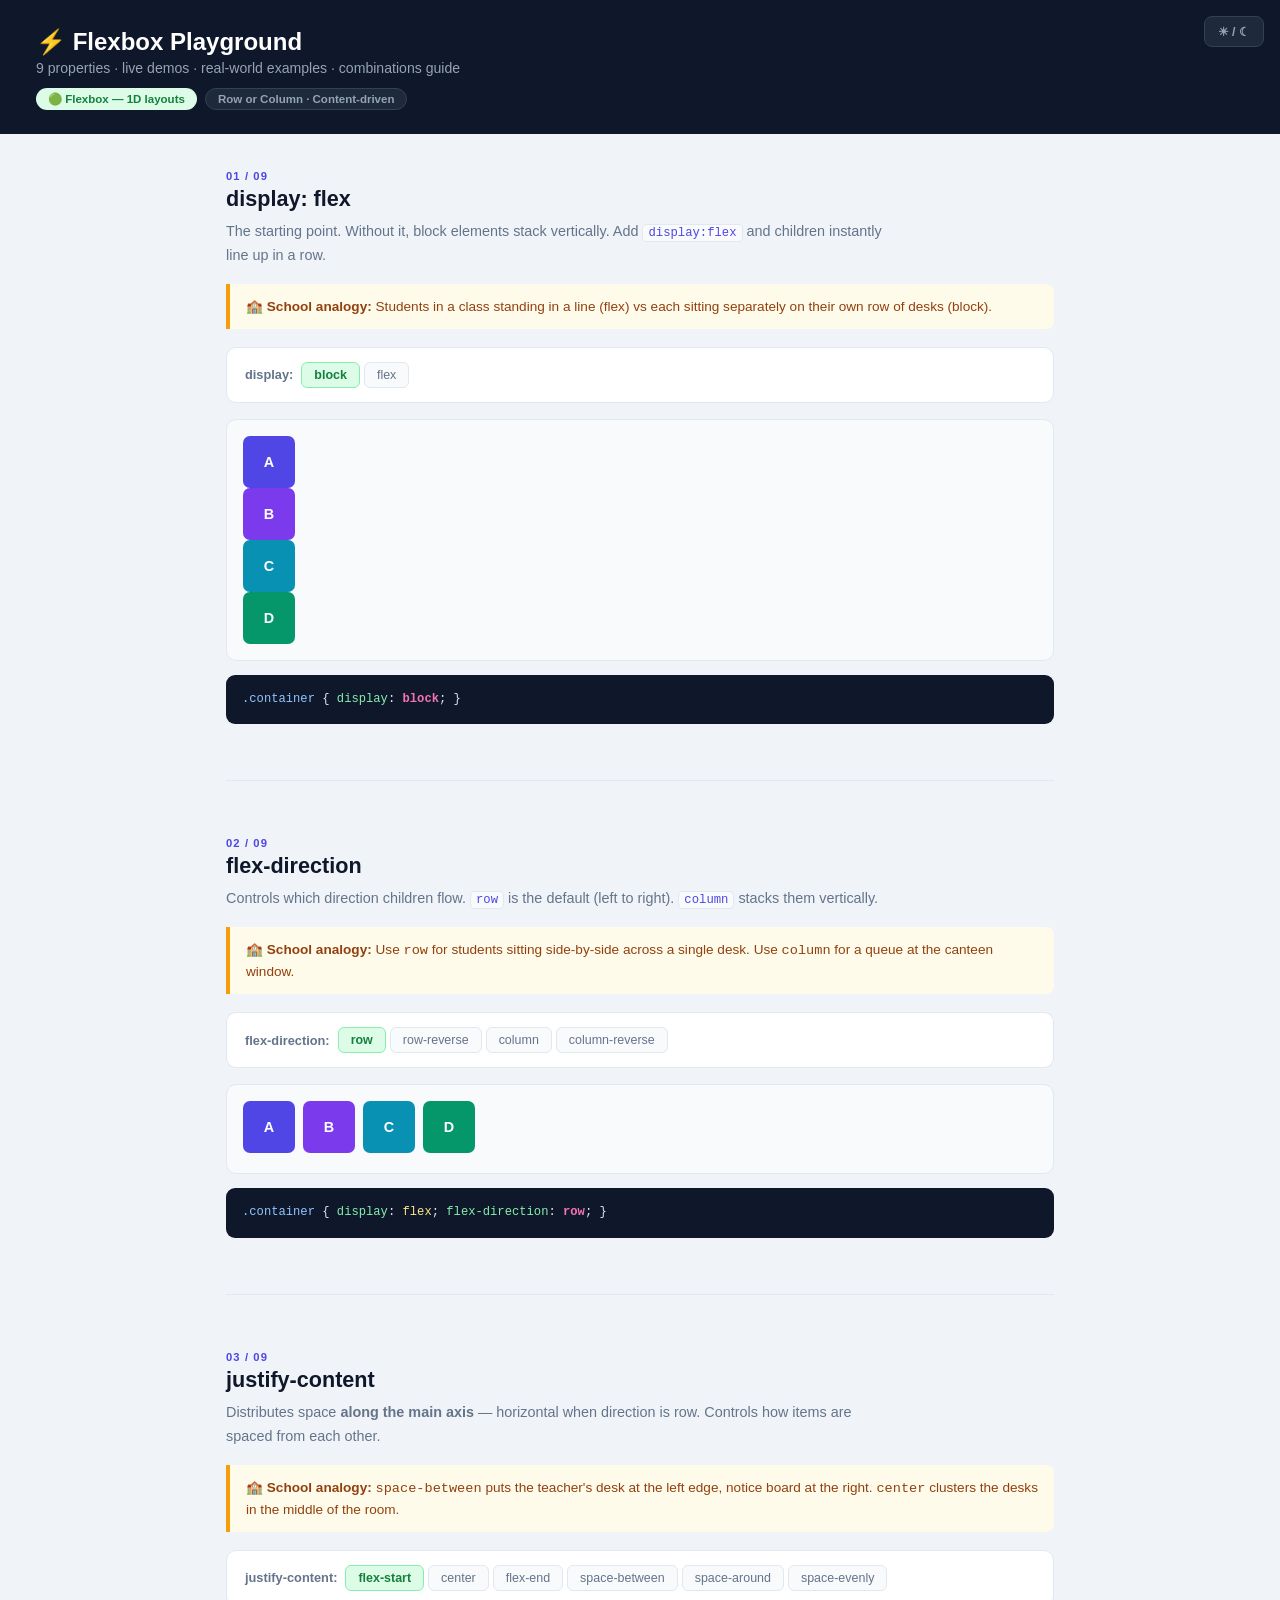
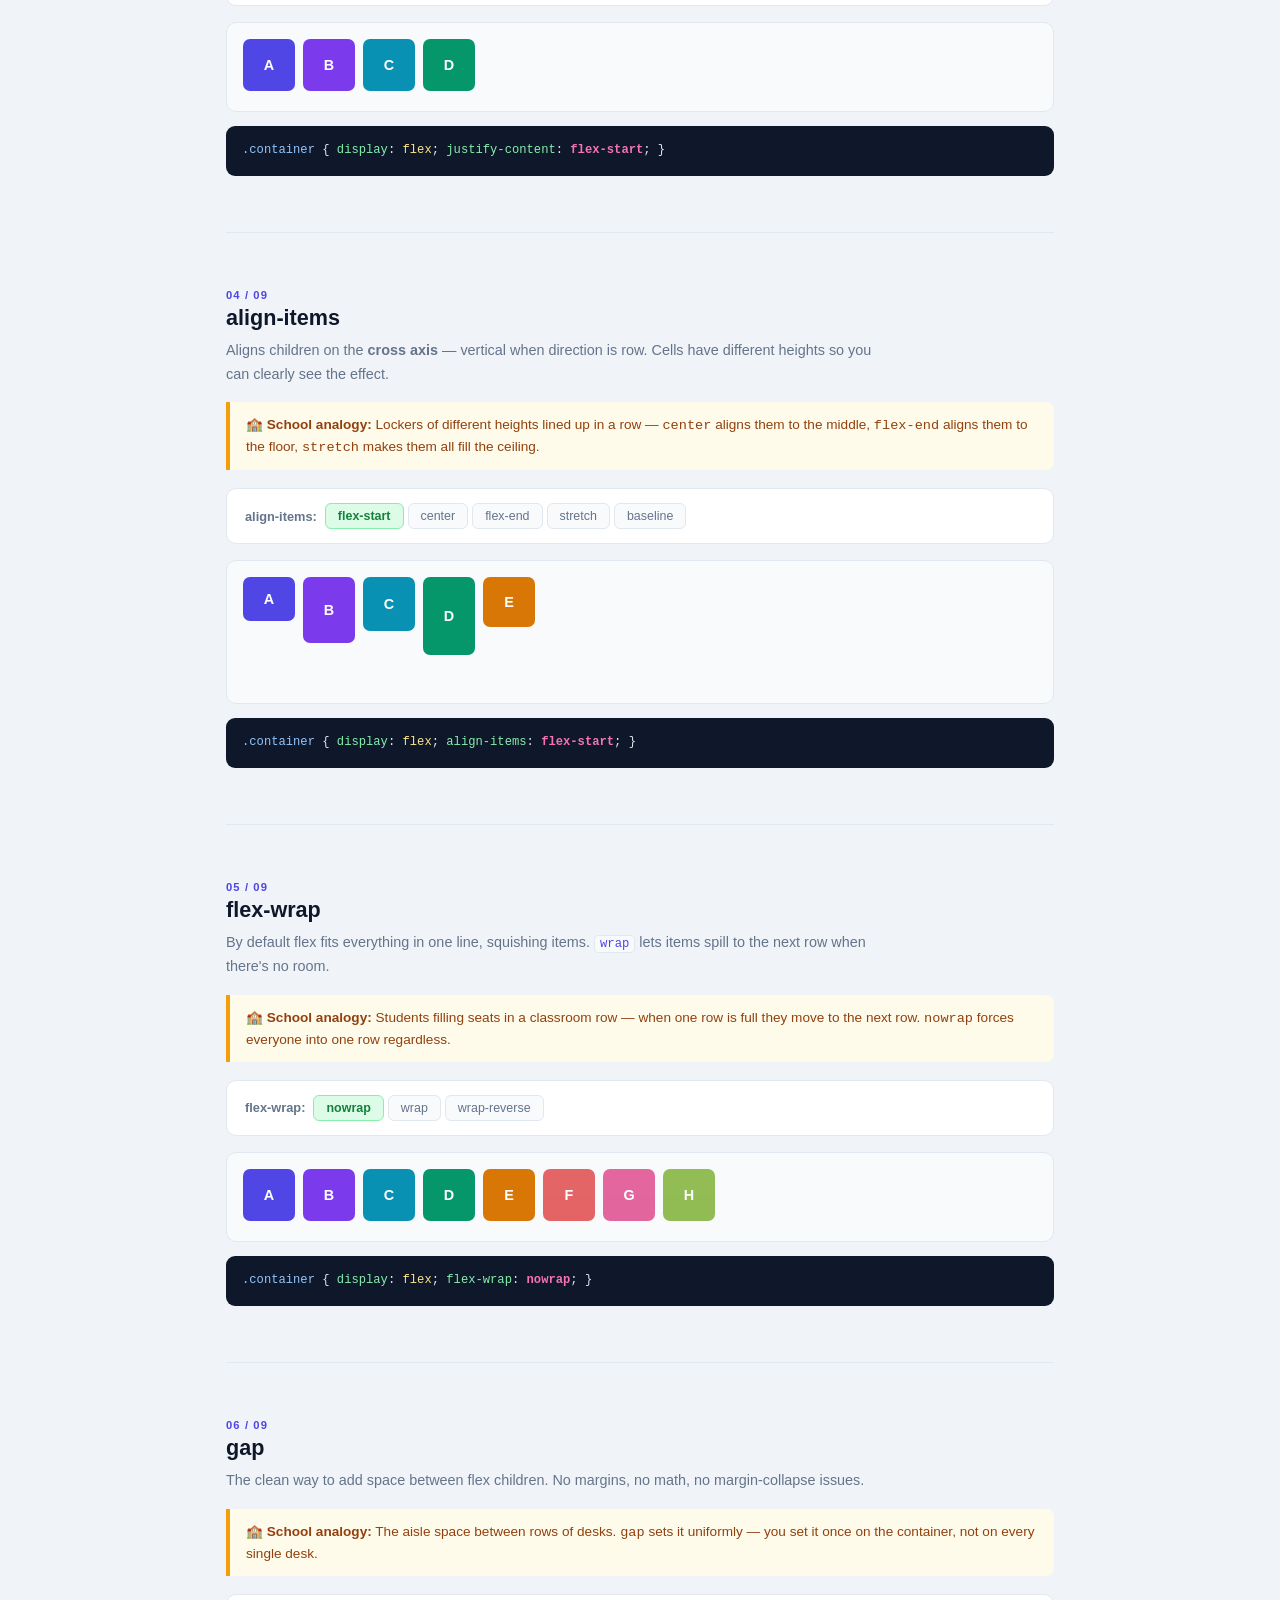
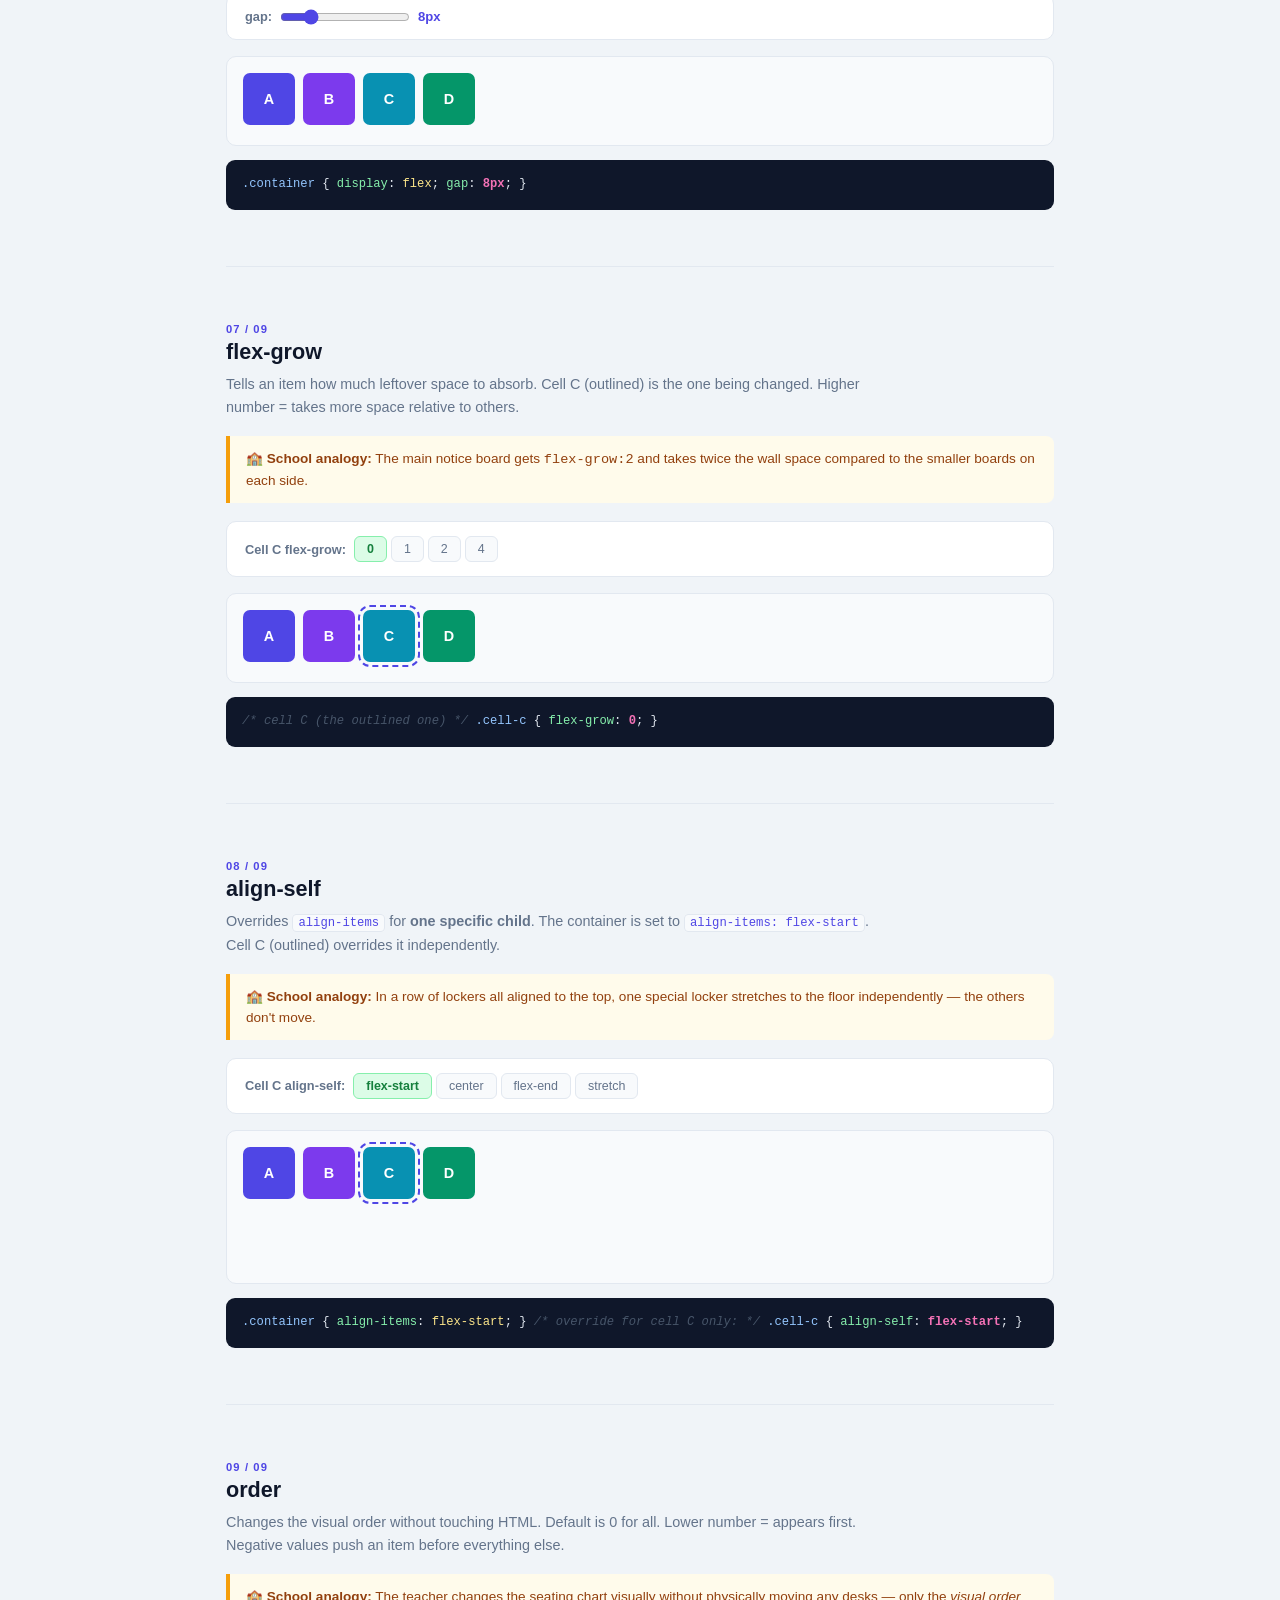
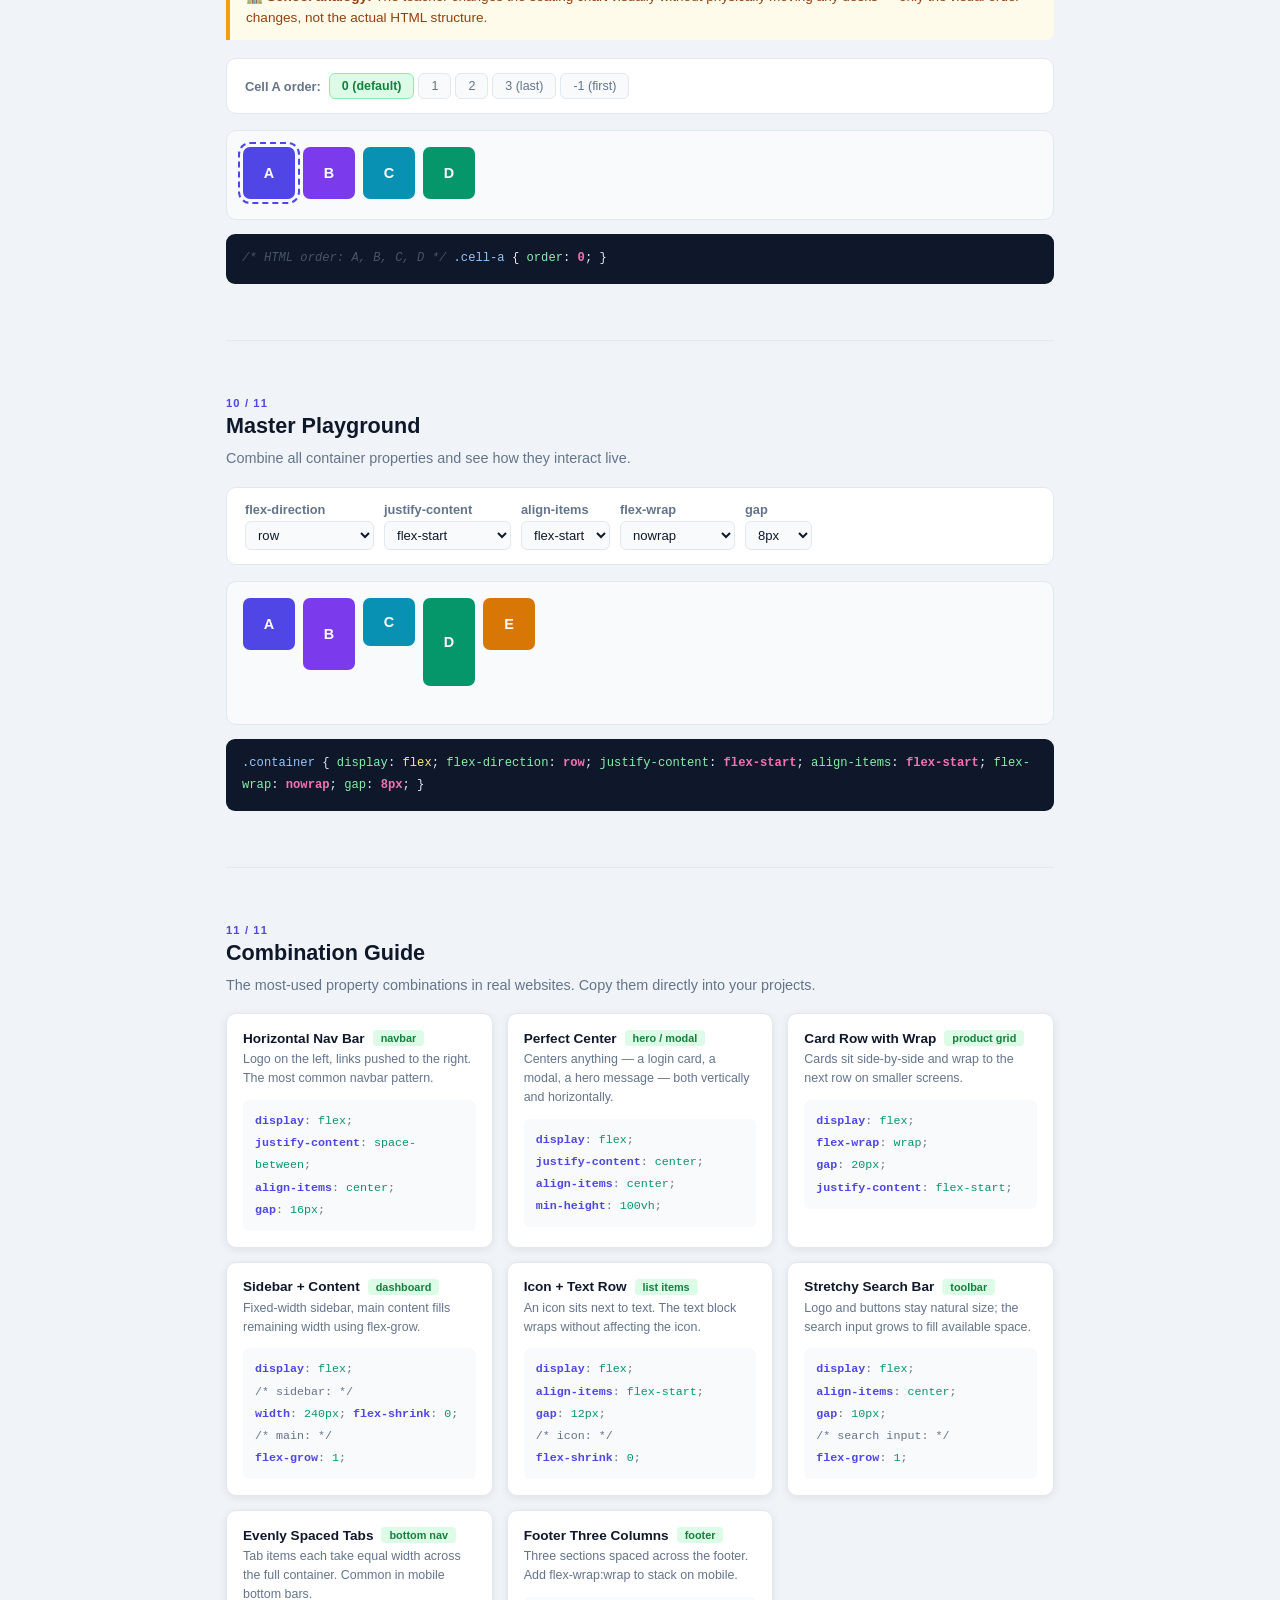
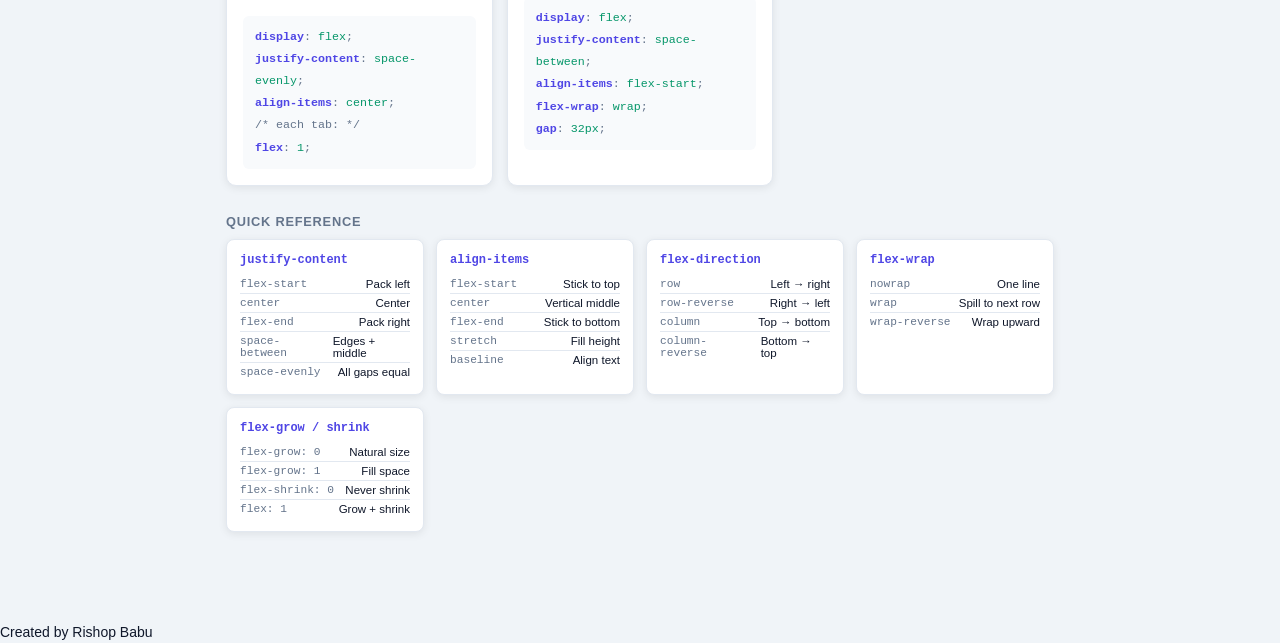
<file: HTML-CSS/Flexbox Playground.html>
<!doctype html><html><head><meta charset=utf8><meta name=viewport content="width=device-width,initial-scale=1,viewport-fit=cover"><style>:root{color-scheme:light;box-sizing:border-box;padding-top:env(safe-area-inset-top,0px);padding-bottom:env(safe-area-inset-bottom,0px)}html{scroll-padding-top:env(safe-area-inset-top,0px)}body{margin:0;padding:0;font:14px -apple-system,BlinkMacSystemFont,sans-serif;background:#faf9f5;color:#141413}img{max-width:100%}[hidden]:not([hidden=until-found i]){display:none!important}</style></head><body>
<title>Flexbox Playground</title>
<style>
/* ── UNIFIED DESIGN SYSTEM TOKENS ── */
:root {
  --bg:#f0f4f8;--surface:#fff;--surface2:#f8fafc;--fg:#0f172a;--muted:#64748b;--border:#e2e8f0;
  --accent:#4f46e5;
  --flex-color:#15803d;--flex-bg:#dcfce7;--flex-mid:#86efac;
  --grid-color:#6d28d9;--grid-bg:#ede9fe;--grid-mid:#c4b5fd;
  --rw-border:#f59e0b;--rw-bg:#fffbeb;--rw-color:#92400e;
  --code-bg:#0f172a;--code-fg:#e2e8f0;
  --shadow:0 2px 8px rgba(0,0,0,0.08);
  color-scheme:light;
}
@media(prefers-color-scheme:dark){
  :root:not([data-theme="light"]){
    --bg:#0f172a;--surface:#1e293b;--surface2:#0f172a;--fg:#f1f5f9;--muted:#94a3b8;--border:#334155;
    --flex-bg:#052e16;--flex-mid:#14532d;--flex-color:#4ade80;
    --grid-bg:#2e1065;--grid-mid:#4c1d95;--grid-color:#c4b5fd;
    --rw-bg:#1c1400;--rw-color:#fbbf24;
    --shadow:0 2px 8px rgba(0,0,0,0.3);color-scheme:dark;
  }
}
:root[data-theme="dark"]{
  --bg:#0f172a;--surface:#1e293b;--surface2:#0f172a;--fg:#f1f5f9;--muted:#94a3b8;--border:#334155;
  --flex-bg:#052e16;--flex-mid:#14532d;--flex-color:#4ade80;
  --grid-bg:#2e1065;--grid-mid:#4c1d95;--grid-color:#c4b5fd;
  --rw-bg:#1c1400;--rw-color:#fbbf24;
  --shadow:0 2px 8px rgba(0,0,0,0.3);color-scheme:dark;
}
*{margin:0;padding:0;box-sizing:border-box;}
body{font-family:'Segoe UI',Arial,sans-serif;background:var(--bg);color:var(--fg);min-height:100vh;}

/* ── HEADER ── */
.site-header{background:#0f172a;color:#fff;padding:28px 36px 24px;}
.site-header h1{font-size:1.5rem;font-weight:800;margin-bottom:4px;}
.site-header p{font-size:.88rem;color:#94a3b8;}
.header-badges{display:flex;gap:8px;margin-top:12px;flex-wrap:wrap;}
.hbadge{font-size:.72rem;font-weight:700;padding:4px 12px;border-radius:20px;}
.hbadge-flex{background:#dcfce7;color:#15803d;}
.hbadge-dark{background:#1e293b;color:#94a3b8;border:1px solid #334155;}

/* ── PAGE ── */
.page{padding:36px 36px;max-width:900px;margin:0 auto;}

/* ── SECTION BLOCK ── */
.section-block{margin-bottom:56px;}
.section-num{font-size:.7rem;font-weight:700;color:var(--accent);letter-spacing:.1em;text-transform:uppercase;margin-bottom:4px;}
.section-title{font-size:1.35rem;font-weight:800;margin-bottom:8px;}
.section-desc{font-size:.9rem;color:var(--muted);line-height:1.65;max-width:660px;margin-bottom:16px;}
.section-desc code{font-family:monospace;background:var(--surface2);border:1px solid var(--border);border-radius:4px;padding:1px 5px;font-size:.85em;color:var(--accent);}

/* ── REAL WORLD NOTE ── */
.real-world{background:var(--rw-bg);border-left:4px solid var(--rw-border);border-radius:0 8px 8px 0;padding:12px 16px;margin-bottom:18px;font-size:.85rem;color:var(--rw-color);line-height:1.55;}
.real-world strong{font-weight:700;}

/* ── CONTROLS BAR ── */
.controls-bar{background:var(--surface);border:1px solid var(--border);border-radius:10px;padding:14px 18px;margin-bottom:16px;display:flex;gap:10px;flex-wrap:wrap;align-items:center;}
.ctrl-group{display:flex;align-items:center;gap:8px;flex-wrap:wrap;}
.ctrl-group label{font-size:.8rem;font-weight:600;color:var(--muted);white-space:nowrap;}
.ctrl-group select{font-size:.82rem;padding:5px 8px;border:1px solid var(--border);border-radius:6px;background:var(--surface2);color:var(--fg);cursor:pointer;}
.ctrl-group input[type=range]{accent-color:var(--accent);width:130px;cursor:pointer;}
.rv{font-size:.82rem;font-weight:700;color:var(--accent);min-width:36px;}

/* Toggle buttons */
.btn-group{display:flex;flex-wrap:wrap;gap:4px;}
.cbtn{font-size:.78rem;padding:5px 12px;border-radius:6px;border:1px solid var(--border);background:var(--surface2);color:var(--muted);cursor:pointer;font-family:'Segoe UI',Arial,sans-serif;transition:all .12s;white-space:nowrap;}
.cbtn:hover{color:var(--fg);border-color:var(--accent);}
.cbtn.on{background:var(--flex-bg);color:var(--flex-color);border-color:var(--flex-mid);font-weight:700;}

/* ── DEMO BOX ── */
.demo-area{background:var(--surface2);border:1px solid var(--border);border-radius:10px;padding:16px;margin-bottom:14px;min-height:90px;overflow:hidden;}

/* ── CELL COLORS (unified across all playgrounds) ── */
.cell{border-radius:7px;display:flex;align-items:center;justify-content:center;font-weight:800;font-size:.9rem;color:#fff;transition:all .3s;}
.c1{background:#4f46e5;}.c2{background:#7c3aed;}.c3{background:#0891b2;}
.c4{background:#059669;}.c5{background:#d97706;}.c6{background:#dc2626;}
.c7{background:#db2777;}.c8{background:#65a30d;}
.sz{width:52px;height:52px;}
/* Special outlined cell for property demos */
.cell-focus{outline:2.5px dashed var(--accent);outline-offset:3px;}

/* ── CODE BLOCK ── */
.code-block{background:var(--code-bg);border-radius:9px;padding:14px 16px;font-family:monospace;font-size:.76rem;line-height:1.8;color:var(--code-fg);overflow-x:auto;}
.kw{color:#93c5fd;}.prop{color:#86efac;}.val{color:#fde68a;}.live{color:#f472b6;font-weight:700;}.cmt{color:#475569;font-style:italic;}

/* ── DIVIDER ── */
.divider{border:none;border-top:1px solid var(--border);margin-bottom:56px;}

/* ── COMBINATIONS ── */
.combo-grid{display:grid;grid-template-columns:repeat(auto-fill,minmax(260px,1fr));gap:14px;margin-bottom:28px;}
.combo-card{background:var(--surface);border:1px solid var(--border);border-radius:10px;padding:16px;box-shadow:var(--shadow);}
.combo-name{font-size:.85rem;font-weight:700;margin-bottom:4px;display:flex;align-items:center;gap:8px;}
.combo-tag{font-size:.68rem;background:var(--flex-bg);color:var(--flex-color);border-radius:4px;padding:2px 8px;font-weight:600;}
.combo-use{font-size:.78rem;color:var(--muted);margin-bottom:12px;line-height:1.5;}
.combo-code{background:var(--surface2);border-radius:6px;padding:10px 12px;font-family:monospace;font-size:.73rem;line-height:1.9;color:var(--muted);}
.combo-code .p{color:#4f46e5;font-weight:600;}.combo-code .v{color:#059669;}

/* ── CHEAT STRIP ── */
.cheat-strip{display:grid;grid-template-columns:repeat(auto-fill,minmax(185px,1fr));gap:12px;}
.cs-card{background:var(--surface);border:1px solid var(--border);border-radius:8px;padding:13px;box-shadow:var(--shadow);}
.cs-prop{font-family:monospace;font-size:.75rem;color:var(--accent);font-weight:700;margin-bottom:8px;}
.cs-row{font-size:.72rem;padding:3px 0;border-bottom:1px solid var(--border);display:flex;justify-content:space-between;gap:8px;}
.cs-row:last-child{border:none;}
.cs-v{font-family:monospace;font-size:.7rem;color:var(--muted);}
.cs-d{color:var(--fg);}

/* ── THEME BTN ── */
.theme-btn{position:fixed;top:16px;right:16px;background:#1e293b;color:#94a3b8;border:1px solid #334155;border-radius:8px;padding:7px 13px;font-size:.78rem;font-weight:600;cursor:pointer;z-index:99;}
</style>

<button class="theme-btn" onclick="toggleTheme()">☀︎ / ☾</button>

<div class="site-header">
  <h1>⚡ Flexbox Playground</h1>
  <p>9 properties · live demos · real-world examples · combinations guide</p>
  <div class="header-badges">
    <span class="hbadge hbadge-flex">🟢 Flexbox — 1D layouts</span>
    <span class="hbadge hbadge-dark">Row or Column · Content-driven</span>
  </div>
</div>

<div class="page">

<!-- 01 · display:flex -->
<div class="section-block">
  <div class="section-num">01 / 09</div>
  <div class="section-title">display: flex</div>
  <div class="section-desc">The starting point. Without it, block elements stack vertically. Add <code>display:flex</code> and children instantly line up in a row.</div>
  <div class="real-world"><strong>🏫 School analogy:</strong> Students in a class standing in a line (flex) vs each sitting separately on their own row of desks (block).</div>
  <div class="controls-bar">
    <div class="ctrl-group"><label>display:</label>
      <div class="btn-group">
        <button class="cbtn on" onclick="s1(this,'block')">block</button>
        <button class="cbtn" onclick="s1(this,'flex')">flex</button>
      </div>
    </div>
  </div>
  <div class="demo-area">
    <div id="d01" style="display:block;gap:8px;">
      <div class="cell c1 sz">A</div>
      <div class="cell c2 sz">B</div>
      <div class="cell c3 sz">C</div>
      <div class="cell c4 sz">D</div>
    </div>
  </div>
  <div class="code-block"><span class="kw">.container</span> {
  <span class="prop">display</span>: <span id="c01" class="live">block</span>;
}</div>
</div>
<hr class="divider">

<!-- 02 · flex-direction -->
<div class="section-block">
  <div class="section-num">02 / 09</div>
  <div class="section-title">flex-direction</div>
  <div class="section-desc">Controls which direction children flow. <code>row</code> is the default (left to right). <code>column</code> stacks them vertically.</div>
  <div class="real-world"><strong>🏫 School analogy:</strong> Use <code>row</code> for students sitting side-by-side across a single desk. Use <code>column</code> for a queue at the canteen window.</div>
  <div class="controls-bar">
    <div class="ctrl-group"><label>flex-direction:</label>
      <div class="btn-group">
        <button class="cbtn on" onclick="s2(this,'row')">row</button>
        <button class="cbtn" onclick="s2(this,'row-reverse')">row-reverse</button>
        <button class="cbtn" onclick="s2(this,'column')">column</button>
        <button class="cbtn" onclick="s2(this,'column-reverse')">column-reverse</button>
      </div>
    </div>
  </div>
  <div class="demo-area">
    <div id="d02" style="display:flex;flex-direction:row;gap:8px;">
      <div class="cell c1 sz">A</div>
      <div class="cell c2 sz">B</div>
      <div class="cell c3 sz">C</div>
      <div class="cell c4 sz">D</div>
    </div>
  </div>
  <div class="code-block"><span class="kw">.container</span> {
  <span class="prop">display</span>: <span class="val">flex</span>;
  <span class="prop">flex-direction</span>: <span id="c02" class="live">row</span>;
}</div>
</div>
<hr class="divider">

<!-- 03 · justify-content -->
<div class="section-block">
  <div class="section-num">03 / 09</div>
  <div class="section-title">justify-content</div>
  <div class="section-desc">Distributes space <strong>along the main axis</strong> — horizontal when direction is row. Controls how items are spaced from each other.</div>
  <div class="real-world"><strong>🏫 School analogy:</strong> <code>space-between</code> puts the teacher's desk at the left edge, notice board at the right. <code>center</code> clusters the desks in the middle of the room.</div>
  <div class="controls-bar">
    <div class="ctrl-group"><label>justify-content:</label>
      <div class="btn-group">
        <button class="cbtn on" onclick="s3(this,'flex-start')">flex-start</button>
        <button class="cbtn" onclick="s3(this,'center')">center</button>
        <button class="cbtn" onclick="s3(this,'flex-end')">flex-end</button>
        <button class="cbtn" onclick="s3(this,'space-between')">space-between</button>
        <button class="cbtn" onclick="s3(this,'space-around')">space-around</button>
        <button class="cbtn" onclick="s3(this,'space-evenly')">space-evenly</button>
      </div>
    </div>
  </div>
  <div class="demo-area">
    <div id="d03" style="display:flex;justify-content:flex-start;gap:8px;">
      <div class="cell c1 sz">A</div>
      <div class="cell c2 sz">B</div>
      <div class="cell c3 sz">C</div>
      <div class="cell c4 sz">D</div>
    </div>
  </div>
  <div class="code-block"><span class="kw">.container</span> {
  <span class="prop">display</span>: <span class="val">flex</span>;
  <span class="prop">justify-content</span>: <span id="c03" class="live">flex-start</span>;
}</div>
</div>
<hr class="divider">

<!-- 04 · align-items -->
<div class="section-block">
  <div class="section-num">04 / 09</div>
  <div class="section-title">align-items</div>
  <div class="section-desc">Aligns children on the <strong>cross axis</strong> — vertical when direction is row. Cells have different heights so you can clearly see the effect.</div>
  <div class="real-world"><strong>🏫 School analogy:</strong> Lockers of different heights lined up in a row — <code>center</code> aligns them to the middle, <code>flex-end</code> aligns them to the floor, <code>stretch</code> makes them all fill the ceiling.</div>
  <div class="controls-bar">
    <div class="ctrl-group"><label>align-items:</label>
      <div class="btn-group">
        <button class="cbtn on" onclick="s4(this,'flex-start')">flex-start</button>
        <button class="cbtn" onclick="s4(this,'center')">center</button>
        <button class="cbtn" onclick="s4(this,'flex-end')">flex-end</button>
        <button class="cbtn" onclick="s4(this,'stretch')">stretch</button>
        <button class="cbtn" onclick="s4(this,'baseline')">baseline</button>
      </div>
    </div>
  </div>
  <div class="demo-area" style="min-height:120px;">
    <div id="d04" style="display:flex;align-items:flex-start;gap:8px;height:110px;">
      <div class="cell c1" id="ai1" style="width:52px;height:44px;">A</div>
      <div class="cell c2" id="ai2" style="width:52px;height:66px;">B</div>
      <div class="cell c3" id="ai3" style="width:52px;height:54px;">C</div>
      <div class="cell c4" id="ai4" style="width:52px;height:78px;">D</div>
      <div class="cell c5" id="ai5" style="width:52px;height:50px;">E</div>
    </div>
  </div>
  <div class="code-block"><span class="kw">.container</span> {
  <span class="prop">display</span>: <span class="val">flex</span>;
  <span class="prop">align-items</span>: <span id="c04" class="live">flex-start</span>;
}</div>
</div>
<hr class="divider">

<!-- 05 · flex-wrap -->
<div class="section-block">
  <div class="section-num">05 / 09</div>
  <div class="section-title">flex-wrap</div>
  <div class="section-desc">By default flex fits everything in one line, squishing items. <code>wrap</code> lets items spill to the next row when there's no room.</div>
  <div class="real-world"><strong>🏫 School analogy:</strong> Students filling seats in a classroom row — when one row is full they move to the next row. <code>nowrap</code> forces everyone into one row regardless.</div>
  <div class="controls-bar">
    <div class="ctrl-group"><label>flex-wrap:</label>
      <div class="btn-group">
        <button class="cbtn on" onclick="s5(this,'nowrap')">nowrap</button>
        <button class="cbtn" onclick="s5(this,'wrap')">wrap</button>
        <button class="cbtn" onclick="s5(this,'wrap-reverse')">wrap-reverse</button>
      </div>
    </div>
  </div>
  <div class="demo-area" style="overflow-x:auto;">
    <div id="d05" style="display:flex;flex-wrap:nowrap;gap:8px;">
      <div class="cell c1 sz">A</div>
      <div class="cell c2 sz">B</div>
      <div class="cell c3 sz">C</div>
      <div class="cell c4 sz">D</div>
      <div class="cell c5 sz">E</div>
      <div class="cell c6 sz" style="opacity:.7;">F</div>
      <div class="cell c7 sz" style="opacity:.7;">G</div>
      <div class="cell c8 sz" style="opacity:.7;">H</div>
    </div>
  </div>
  <div class="code-block"><span class="kw">.container</span> {
  <span class="prop">display</span>: <span class="val">flex</span>;
  <span class="prop">flex-wrap</span>: <span id="c05" class="live">nowrap</span>;
}</div>
</div>
<hr class="divider">

<!-- 06 · gap -->
<div class="section-block">
  <div class="section-num">06 / 09</div>
  <div class="section-title">gap</div>
  <div class="section-desc">The clean way to add space between flex children. No margins, no math, no margin-collapse issues.</div>
  <div class="real-world"><strong>🏫 School analogy:</strong> The aisle space between rows of desks. <code>gap</code> sets it uniformly — you set it once on the container, not on every single desk.</div>
  <div class="controls-bar">
    <div class="ctrl-group"><label>gap:</label>
      <input type="range" min="0" max="40" value="8" oninput="s6(this.value)">
      <span class="rv" id="rv06">8px</span>
    </div>
  </div>
  <div class="demo-area">
    <div id="d06" style="display:flex;gap:8px;">
      <div class="cell c1 sz">A</div>
      <div class="cell c2 sz">B</div>
      <div class="cell c3 sz">C</div>
      <div class="cell c4 sz">D</div>
    </div>
  </div>
  <div class="code-block"><span class="kw">.container</span> {
  <span class="prop">display</span>: <span class="val">flex</span>;
  <span class="prop">gap</span>: <span id="c06" class="live">8px</span>;
}</div>
</div>
<hr class="divider">

<!-- 07 · flex-grow -->
<div class="section-block">
  <div class="section-num">07 / 09</div>
  <div class="section-title">flex-grow</div>
  <div class="section-desc">Tells an item how much leftover space to absorb. Cell C (outlined) is the one being changed. Higher number = takes more space relative to others.</div>
  <div class="real-world"><strong>🏫 School analogy:</strong> The main notice board gets <code>flex-grow:2</code> and takes twice the wall space compared to the smaller boards on each side.</div>
  <div class="controls-bar">
    <div class="ctrl-group"><label>Cell C flex-grow:</label>
      <div class="btn-group">
        <button class="cbtn on" onclick="s7(this,0)">0</button>
        <button class="cbtn" onclick="s7(this,1)">1</button>
        <button class="cbtn" onclick="s7(this,2)">2</button>
        <button class="cbtn" onclick="s7(this,4)">4</button>
      </div>
    </div>
  </div>
  <div class="demo-area">
    <div id="d07" style="display:flex;gap:8px;">
      <div class="cell c1 sz">A</div>
      <div class="cell c2 sz">B</div>
      <div class="cell c3 sz cell-focus" id="grow-box" style="flex-grow:0;transition:all .3s;">C</div>
      <div class="cell c4 sz">D</div>
    </div>
  </div>
  <div class="code-block"><span class="cmt">/* cell C (the outlined one) */</span>
<span class="kw">.cell-c</span> {
  <span class="prop">flex-grow</span>: <span id="c07" class="live">0</span>;
}</div>
</div>
<hr class="divider">

<!-- 08 · align-self -->
<div class="section-block">
  <div class="section-num">08 / 09</div>
  <div class="section-title">align-self</div>
  <div class="section-desc">Overrides <code>align-items</code> for <strong>one specific child</strong>. The container is set to <code>align-items: flex-start</code>. Cell C (outlined) overrides it independently.</div>
  <div class="real-world"><strong>🏫 School analogy:</strong> In a row of lockers all aligned to the top, one special locker stretches to the floor independently — the others don't move.</div>
  <div class="controls-bar">
    <div class="ctrl-group"><label>Cell C align-self:</label>
      <div class="btn-group">
        <button class="cbtn on" onclick="s8(this,'flex-start')">flex-start</button>
        <button class="cbtn" onclick="s8(this,'center')">center</button>
        <button class="cbtn" onclick="s8(this,'flex-end')">flex-end</button>
        <button class="cbtn" onclick="s8(this,'stretch')">stretch</button>
      </div>
    </div>
  </div>
  <div class="demo-area" style="min-height:130px;">
    <div id="d08" style="display:flex;align-items:flex-start;gap:8px;height:120px;">
      <div class="cell c1" style="width:52px;height:52px;">A</div>
      <div class="cell c2" style="width:52px;height:52px;">B</div>
      <div class="cell c3 cell-focus" id="as-box" style="width:52px;height:52px;align-self:flex-start;transition:all .3s;">C</div>
      <div class="cell c4" style="width:52px;height:52px;">D</div>
    </div>
  </div>
  <div class="code-block"><span class="kw">.container</span> { <span class="prop">align-items</span>: <span class="val">flex-start</span>; }
<span class="cmt">/* override for cell C only: */</span>
<span class="kw">.cell-c</span> {
  <span class="prop">align-self</span>: <span id="c08" class="live">flex-start</span>;
}</div>
</div>
<hr class="divider">

<!-- 09 · order -->
<div class="section-block">
  <div class="section-num">09 / 09</div>
  <div class="section-title">order</div>
  <div class="section-desc">Changes the visual order without touching HTML. Default is 0 for all. Lower number = appears first. Negative values push an item before everything else.</div>
  <div class="real-world"><strong>🏫 School analogy:</strong> The teacher changes the seating chart visually without physically moving any desks — only the <em>visual order</em> changes, not the actual HTML structure.</div>
  <div class="controls-bar">
    <div class="ctrl-group"><label>Cell A order:</label>
      <div class="btn-group">
        <button class="cbtn on" onclick="s9(this,0)">0 (default)</button>
        <button class="cbtn" onclick="s9(this,1)">1</button>
        <button class="cbtn" onclick="s9(this,2)">2</button>
        <button class="cbtn" onclick="s9(this,3)">3 (last)</button>
        <button class="cbtn" onclick="s9(this,-1)">-1 (first)</button>
      </div>
    </div>
  </div>
  <div class="demo-area">
    <div id="d09" style="display:flex;gap:8px;">
      <div class="cell c1 sz cell-focus" id="ord-box" style="order:0;transition:all .3s;">A</div>
      <div class="cell c2 sz" style="order:0;">B</div>
      <div class="cell c3 sz" style="order:0;">C</div>
      <div class="cell c4 sz" style="order:0;">D</div>
    </div>
  </div>
  <div class="code-block"><span class="cmt">/* HTML order: A, B, C, D */</span>
<span class="kw">.cell-a</span> {
  <span class="prop">order</span>: <span id="c09" class="live">0</span>;
}</div>
</div>
<hr class="divider">

<!-- 10 · Master Playground -->
<div class="section-block">
  <div class="section-num">10 / 11</div>
  <div class="section-title">Master Playground</div>
  <div class="section-desc">Combine all container properties and see how they interact live.</div>
  <div class="controls-bar" id="master-bar" style="flex-direction:column;align-items:flex-start;gap:14px;">
    <div style="display:flex;flex-wrap:wrap;gap:10px;width:100%;">
      <div class="ctrl-group" style="flex-direction:column;align-items:flex-start;gap:4px;">
        <label>flex-direction</label>
        <select onchange="updateMaster()"><option>row</option><option>row-reverse</option><option>column</option><option>column-reverse</option></select>
      </div>
      <div class="ctrl-group" style="flex-direction:column;align-items:flex-start;gap:4px;">
        <label>justify-content</label>
        <select onchange="updateMaster()"><option>flex-start</option><option>center</option><option>flex-end</option><option>space-between</option><option>space-around</option><option>space-evenly</option></select>
      </div>
      <div class="ctrl-group" style="flex-direction:column;align-items:flex-start;gap:4px;">
        <label>align-items</label>
        <select onchange="updateMaster()"><option>flex-start</option><option>center</option><option>flex-end</option><option>stretch</option><option>baseline</option></select>
      </div>
      <div class="ctrl-group" style="flex-direction:column;align-items:flex-start;gap:4px;">
        <label>flex-wrap</label>
        <select onchange="updateMaster()"><option>nowrap</option><option>wrap</option><option>wrap-reverse</option></select>
      </div>
      <div class="ctrl-group" style="flex-direction:column;align-items:flex-start;gap:4px;">
        <label>gap</label>
        <select onchange="updateMaster()"><option>0px</option><option selected>8px</option><option>16px</option><option>24px</option></select>
      </div>
    </div>
  </div>
  <div class="demo-area" style="min-height:140px;">
    <div id="master-demo" style="display:flex;flex-direction:row;justify-content:flex-start;align-items:flex-start;flex-wrap:nowrap;gap:8px;min-height:110px;">
      <div class="cell c1 sz">A</div>
      <div class="cell c2" style="width:52px;height:72px;">B</div>
      <div class="cell c3" style="width:52px;height:48px;">C</div>
      <div class="cell c4" style="width:52px;height:88px;">D</div>
      <div class="cell c5 sz">E</div>
    </div>
  </div>
  <div class="code-block"><span class="kw">.container</span> {
  <span class="prop">display</span>: <span class="val">flex</span>;
  <span class="prop">flex-direction</span>: <span class="live" id="mc-fd">row</span>;
  <span class="prop">justify-content</span>: <span class="live" id="mc-jc">flex-start</span>;
  <span class="prop">align-items</span>: <span class="live" id="mc-ai">flex-start</span>;
  <span class="prop">flex-wrap</span>: <span class="live" id="mc-fw">nowrap</span>;
  <span class="prop">gap</span>: <span class="live" id="mc-gap">8px</span>;
}</div>
</div>
<hr class="divider">

<!-- 11 · Combinations -->
<div class="section-block">
  <div class="section-num">11 / 11</div>
  <div class="section-title">Combination Guide</div>
  <div class="section-desc">The most-used property combinations in real websites. Copy them directly into your projects.</div>
  <div class="combo-grid">
    <div class="combo-card">
      <div class="combo-name">Horizontal Nav Bar <span class="combo-tag">navbar</span></div>
      <div class="combo-use">Logo on the left, links pushed to the right. The most common navbar pattern.</div>
      <div class="combo-code"><span class="p">display</span>: <span class="v">flex</span>;<br><span class="p">justify-content</span>: <span class="v">space-between</span>;<br><span class="p">align-items</span>: <span class="v">center</span>;<br><span class="p">gap</span>: <span class="v">16px</span>;</div>
    </div>
    <div class="combo-card">
      <div class="combo-name">Perfect Center <span class="combo-tag">hero / modal</span></div>
      <div class="combo-use">Centers anything — a login card, a modal, a hero message — both vertically and horizontally.</div>
      <div class="combo-code"><span class="p">display</span>: <span class="v">flex</span>;<br><span class="p">justify-content</span>: <span class="v">center</span>;<br><span class="p">align-items</span>: <span class="v">center</span>;<br><span class="p">min-height</span>: <span class="v">100vh</span>;</div>
    </div>
    <div class="combo-card">
      <div class="combo-name">Card Row with Wrap <span class="combo-tag">product grid</span></div>
      <div class="combo-use">Cards sit side-by-side and wrap to the next row on smaller screens.</div>
      <div class="combo-code"><span class="p">display</span>: <span class="v">flex</span>;<br><span class="p">flex-wrap</span>: <span class="v">wrap</span>;<br><span class="p">gap</span>: <span class="v">20px</span>;<br><span class="p">justify-content</span>: <span class="v">flex-start</span>;</div>
    </div>
    <div class="combo-card">
      <div class="combo-name">Sidebar + Content <span class="combo-tag">dashboard</span></div>
      <div class="combo-use">Fixed-width sidebar, main content fills remaining width using flex-grow.</div>
      <div class="combo-code"><span class="p">display</span>: <span class="v">flex</span>;<br><span style="color:#64748b">/* sidebar: */</span><br><span class="p">width</span>: <span class="v">240px</span>; <span class="p">flex-shrink</span>: <span class="v">0</span>;<br><span style="color:#64748b">/* main: */</span><br><span class="p">flex-grow</span>: <span class="v">1</span>;</div>
    </div>
    <div class="combo-card">
      <div class="combo-name">Icon + Text Row <span class="combo-tag">list items</span></div>
      <div class="combo-use">An icon sits next to text. The text block wraps without affecting the icon.</div>
      <div class="combo-code"><span class="p">display</span>: <span class="v">flex</span>;<br><span class="p">align-items</span>: <span class="v">flex-start</span>;<br><span class="p">gap</span>: <span class="v">12px</span>;<br><span style="color:#64748b">/* icon: */</span><br><span class="p">flex-shrink</span>: <span class="v">0</span>;</div>
    </div>
    <div class="combo-card">
      <div class="combo-name">Stretchy Search Bar <span class="combo-tag">toolbar</span></div>
      <div class="combo-use">Logo and buttons stay natural size; the search input grows to fill available space.</div>
      <div class="combo-code"><span class="p">display</span>: <span class="v">flex</span>;<br><span class="p">align-items</span>: <span class="v">center</span>;<br><span class="p">gap</span>: <span class="v">10px</span>;<br><span style="color:#64748b">/* search input: */</span><br><span class="p">flex-grow</span>: <span class="v">1</span>;</div>
    </div>
    <div class="combo-card">
      <div class="combo-name">Evenly Spaced Tabs <span class="combo-tag">bottom nav</span></div>
      <div class="combo-use">Tab items each take equal width across the full container. Common in mobile bottom bars.</div>
      <div class="combo-code"><span class="p">display</span>: <span class="v">flex</span>;<br><span class="p">justify-content</span>: <span class="v">space-evenly</span>;<br><span class="p">align-items</span>: <span class="v">center</span>;<br><span style="color:#64748b">/* each tab: */</span><br><span class="p">flex</span>: <span class="v">1</span>;</div>
    </div>
    <div class="combo-card">
      <div class="combo-name">Footer Three Columns <span class="combo-tag">footer</span></div>
      <div class="combo-use">Three sections spaced across the footer. Add flex-wrap:wrap to stack on mobile.</div>
      <div class="combo-code"><span class="p">display</span>: <span class="v">flex</span>;<br><span class="p">justify-content</span>: <span class="v">space-between</span>;<br><span class="p">align-items</span>: <span class="v">flex-start</span>;<br><span class="p">flex-wrap</span>: <span class="v">wrap</span>;<br><span class="p">gap</span>: <span class="v">32px</span>;</div>
    </div>
  </div>

  <div style="margin-bottom:10px;font-size:.8rem;font-weight:700;color:var(--muted);text-transform:uppercase;letter-spacing:.06em;">Quick Reference</div>
  <div class="cheat-strip">
    <div class="cs-card">
      <div class="cs-prop">justify-content</div>
      <div class="cs-row"><span class="cs-v">flex-start</span><span class="cs-d">Pack left</span></div>
      <div class="cs-row"><span class="cs-v">center</span><span class="cs-d">Center</span></div>
      <div class="cs-row"><span class="cs-v">flex-end</span><span class="cs-d">Pack right</span></div>
      <div class="cs-row"><span class="cs-v">space-between</span><span class="cs-d">Edges + middle</span></div>
      <div class="cs-row"><span class="cs-v">space-evenly</span><span class="cs-d">All gaps equal</span></div>
    </div>
    <div class="cs-card">
      <div class="cs-prop">align-items</div>
      <div class="cs-row"><span class="cs-v">flex-start</span><span class="cs-d">Stick to top</span></div>
      <div class="cs-row"><span class="cs-v">center</span><span class="cs-d">Vertical middle</span></div>
      <div class="cs-row"><span class="cs-v">flex-end</span><span class="cs-d">Stick to bottom</span></div>
      <div class="cs-row"><span class="cs-v">stretch</span><span class="cs-d">Fill height</span></div>
      <div class="cs-row"><span class="cs-v">baseline</span><span class="cs-d">Align text</span></div>
    </div>
    <div class="cs-card">
      <div class="cs-prop">flex-direction</div>
      <div class="cs-row"><span class="cs-v">row</span><span class="cs-d">Left → right</span></div>
      <div class="cs-row"><span class="cs-v">row-reverse</span><span class="cs-d">Right → left</span></div>
      <div class="cs-row"><span class="cs-v">column</span><span class="cs-d">Top → bottom</span></div>
      <div class="cs-row"><span class="cs-v">column-reverse</span><span class="cs-d">Bottom → top</span></div>
    </div>
    <div class="cs-card">
      <div class="cs-prop">flex-wrap</div>
      <div class="cs-row"><span class="cs-v">nowrap</span><span class="cs-d">One line</span></div>
      <div class="cs-row"><span class="cs-v">wrap</span><span class="cs-d">Spill to next row</span></div>
      <div class="cs-row"><span class="cs-v">wrap-reverse</span><span class="cs-d">Wrap upward</span></div>
    </div>
    <div class="cs-card">
      <div class="cs-prop">flex-grow / shrink</div>
      <div class="cs-row"><span class="cs-v">flex-grow: 0</span><span class="cs-d">Natural size</span></div>
      <div class="cs-row"><span class="cs-v">flex-grow: 1</span><span class="cs-d">Fill space</span></div>
      <div class="cs-row"><span class="cs-v">flex-shrink: 0</span><span class="cs-d">Never shrink</span></div>
      <div class="cs-row"><span class="cs-v">flex: 1</span><span class="cs-d">Grow + shrink</span></div>
    </div>
  </div>
</div>

</div><!-- /page -->

<script>
function toggleTheme(){
  const r=document.documentElement;
  r.setAttribute('data-theme',r.getAttribute('data-theme')==='dark'?'light':'dark');
}
function pick(btn){
  btn.closest('.btn-group').querySelectorAll('.cbtn').forEach(b=>b.classList.remove('on'));
  btn.classList.add('on');
}
function s1(btn,v){pick(btn);const d=document.getElementById('d01');d.style.display=v;d.style.gap=v==='flex'?'8px':'';document.getElementById('c01').textContent=v;}
function s2(btn,v){pick(btn);document.getElementById('d02').style.flexDirection=v;document.getElementById('c02').textContent=v;}
function s3(btn,v){pick(btn);document.getElementById('d03').style.justifyContent=v;document.getElementById('c03').textContent=v;}
const aiH=['44px','66px','54px','78px','50px'];
function s4(btn,v){
  pick(btn);const d=document.getElementById('d04');d.style.alignItems=v;
  const boxes=[...d.querySelectorAll('.cell')];
  if(v==='stretch'){boxes.forEach(b=>b.style.height='');}
  else{boxes.forEach((b,i)=>b.style.height=aiH[i]);}
  document.getElementById('c04').textContent=v;
}
function s5(btn,v){pick(btn);document.getElementById('d05').style.flexWrap=v;document.getElementById('c05').textContent=v;}
function s6(v){document.getElementById('d06').style.gap=v+'px';document.getElementById('rv06').textContent=v+'px';document.getElementById('c06').textContent=v+'px';}
function s7(btn,v){pick(btn);document.getElementById('grow-box').style.flexGrow=v;document.getElementById('c07').textContent=v;}
function s8(btn,v){pick(btn);const b=document.getElementById('as-box');b.style.alignSelf=v;b.style.height=v==='stretch'?'':'52px';document.getElementById('c08').textContent=v;}
function s9(btn,v){pick(btn);document.getElementById('ord-box').style.order=v;document.getElementById('c09').textContent=v;}
function updateMaster(){
  const s=[...document.querySelectorAll('#master-bar select')].map(x=>x.value);
  const d=document.getElementById('master-demo');
  d.style.flexDirection=s[0];d.style.justifyContent=s[1];d.style.alignItems=s[2];d.style.flexWrap=s[3];d.style.gap=s[4];
  document.getElementById('mc-fd').textContent=s[0];document.getElementById('mc-jc').textContent=s[1];
  document.getElementById('mc-ai').textContent=s[2];document.getElementById('mc-fw').textContent=s[3];document.getElementById('mc-gap').textContent=s[4];
}
</script>
<p>Created by Rishop Babu</p>
</body></html>
</file>
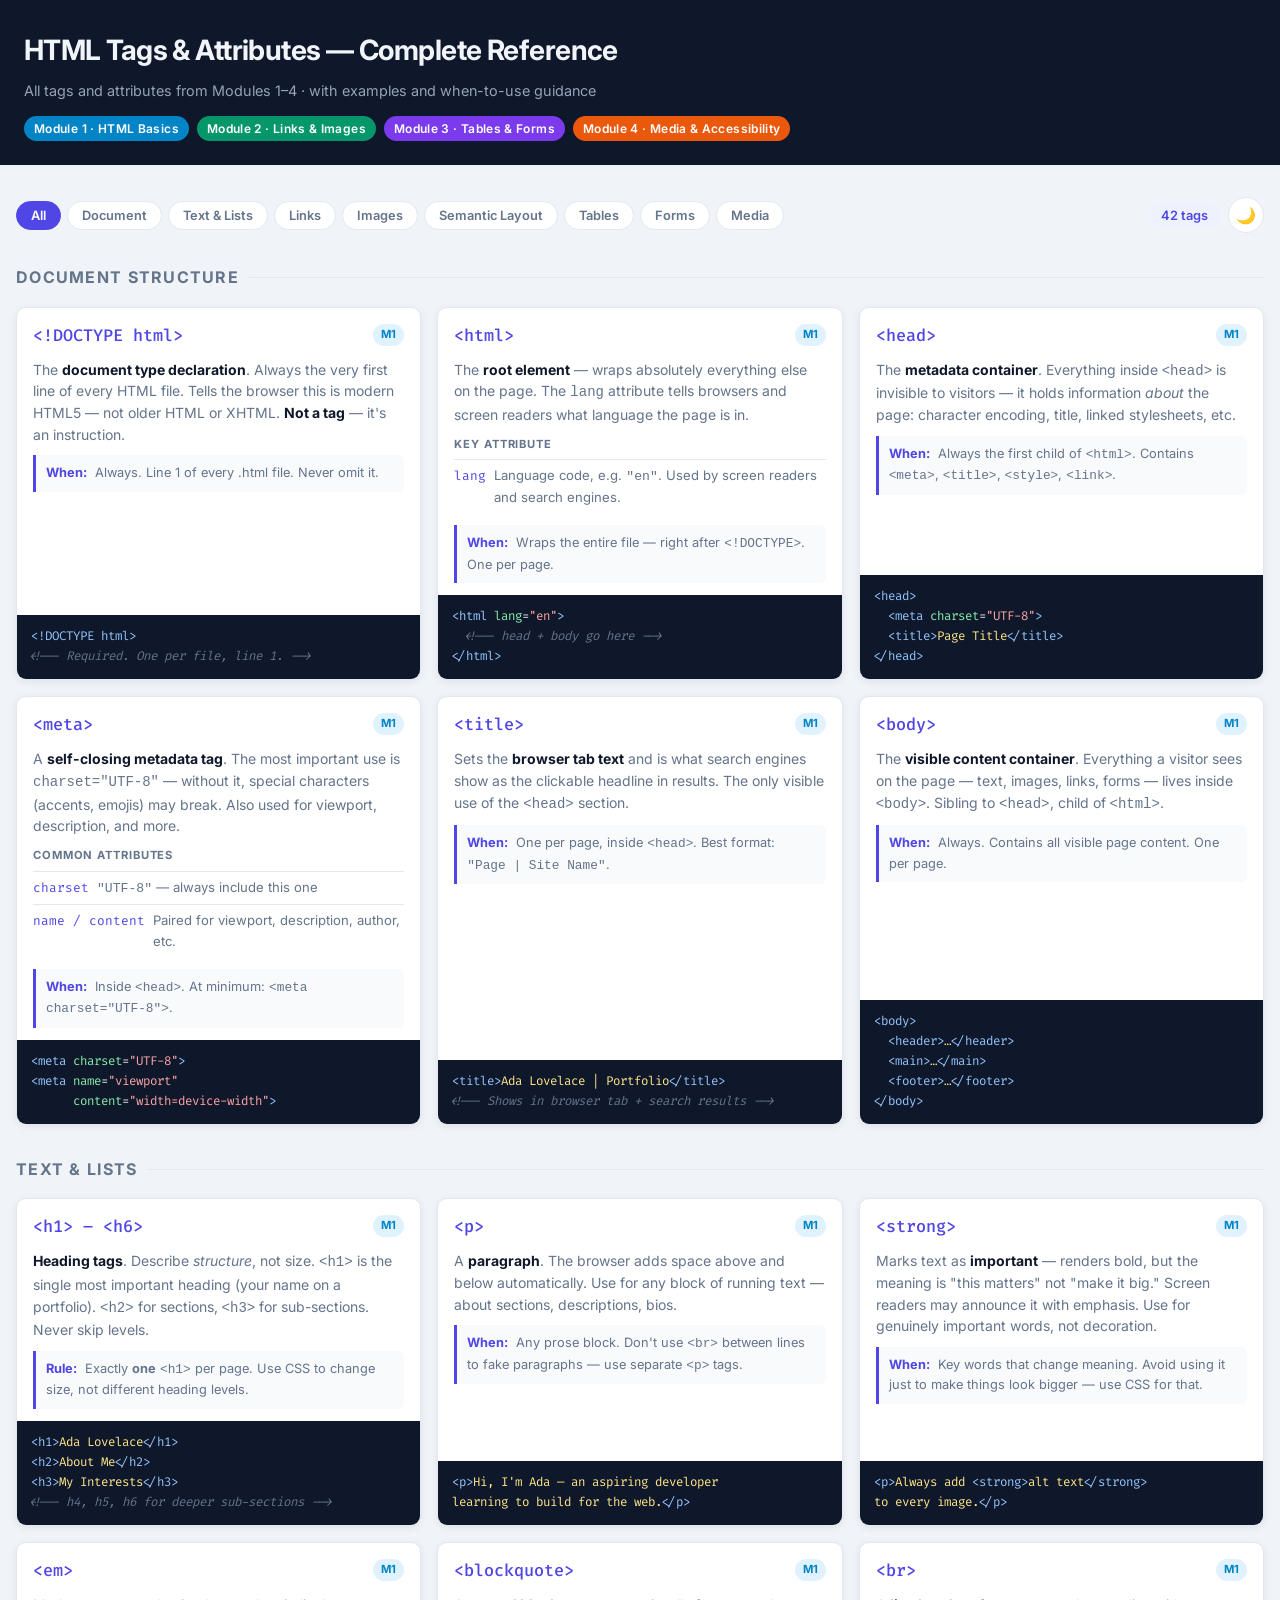
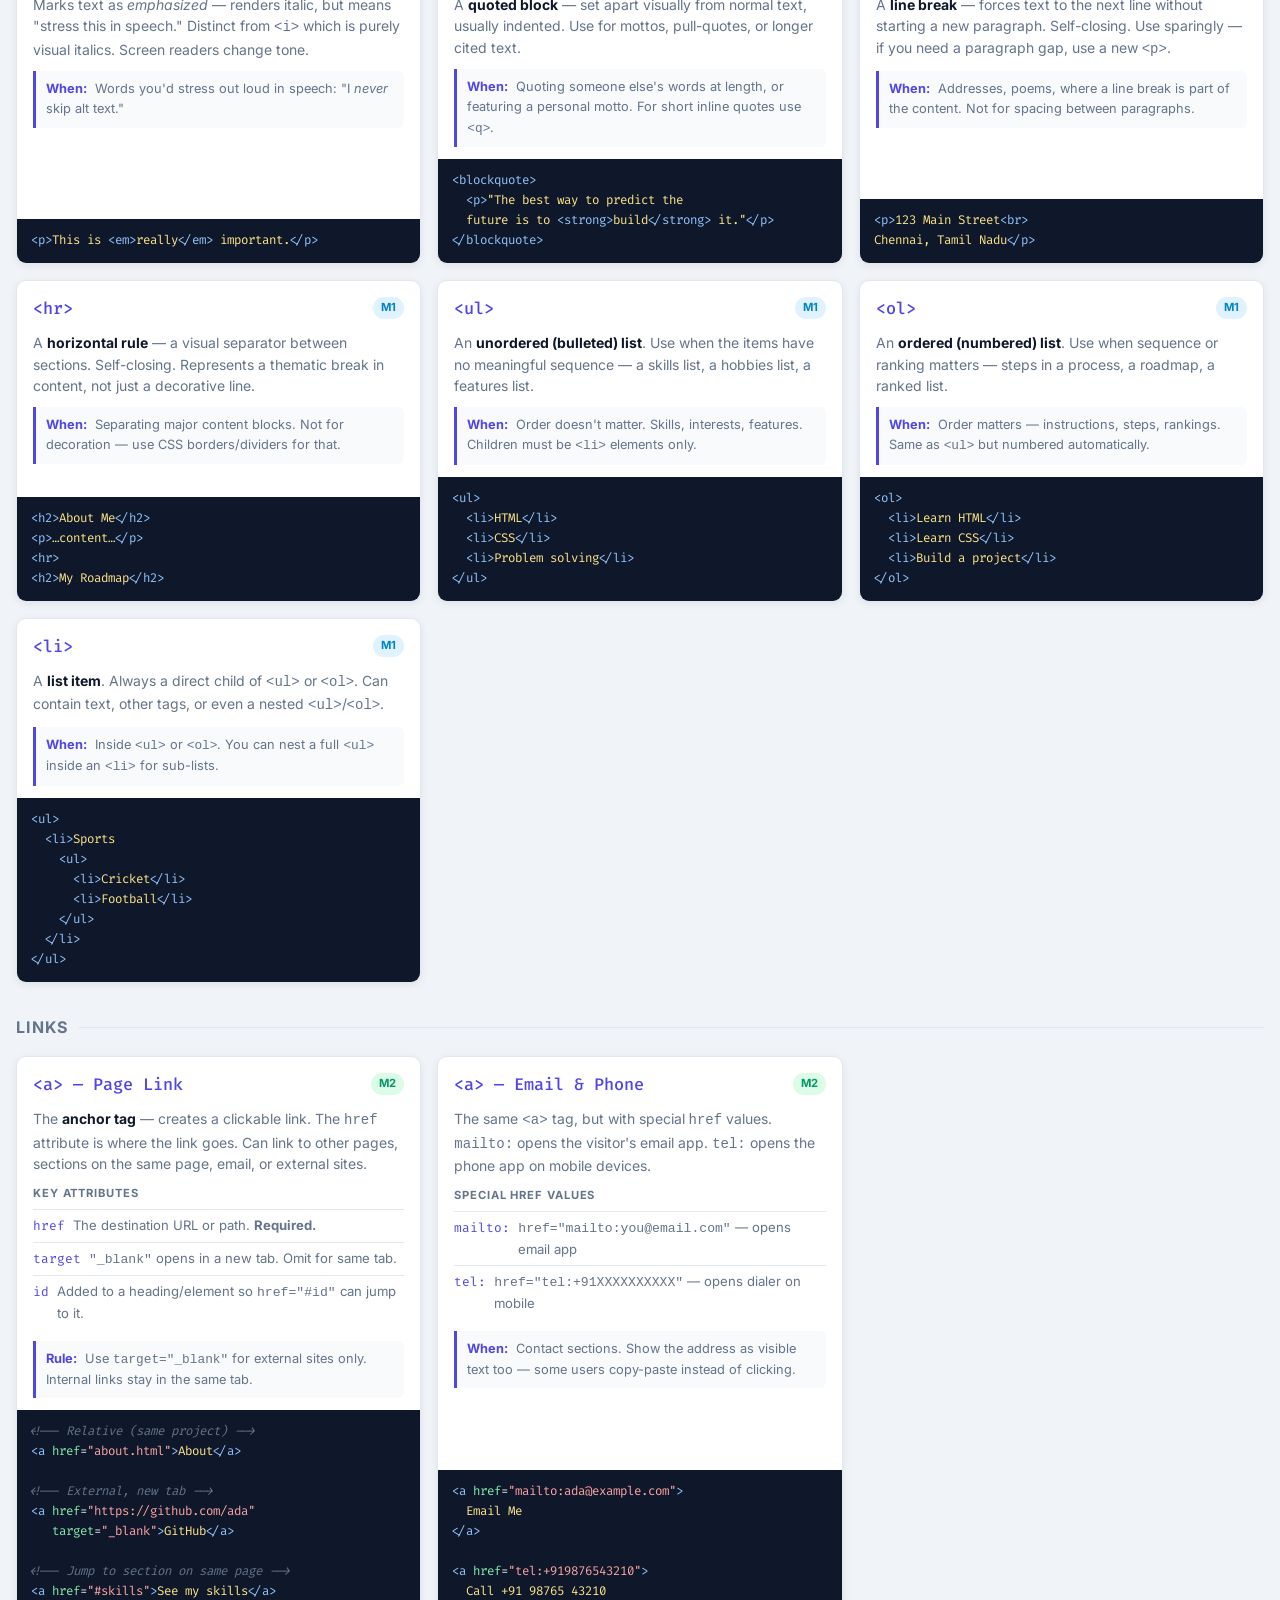
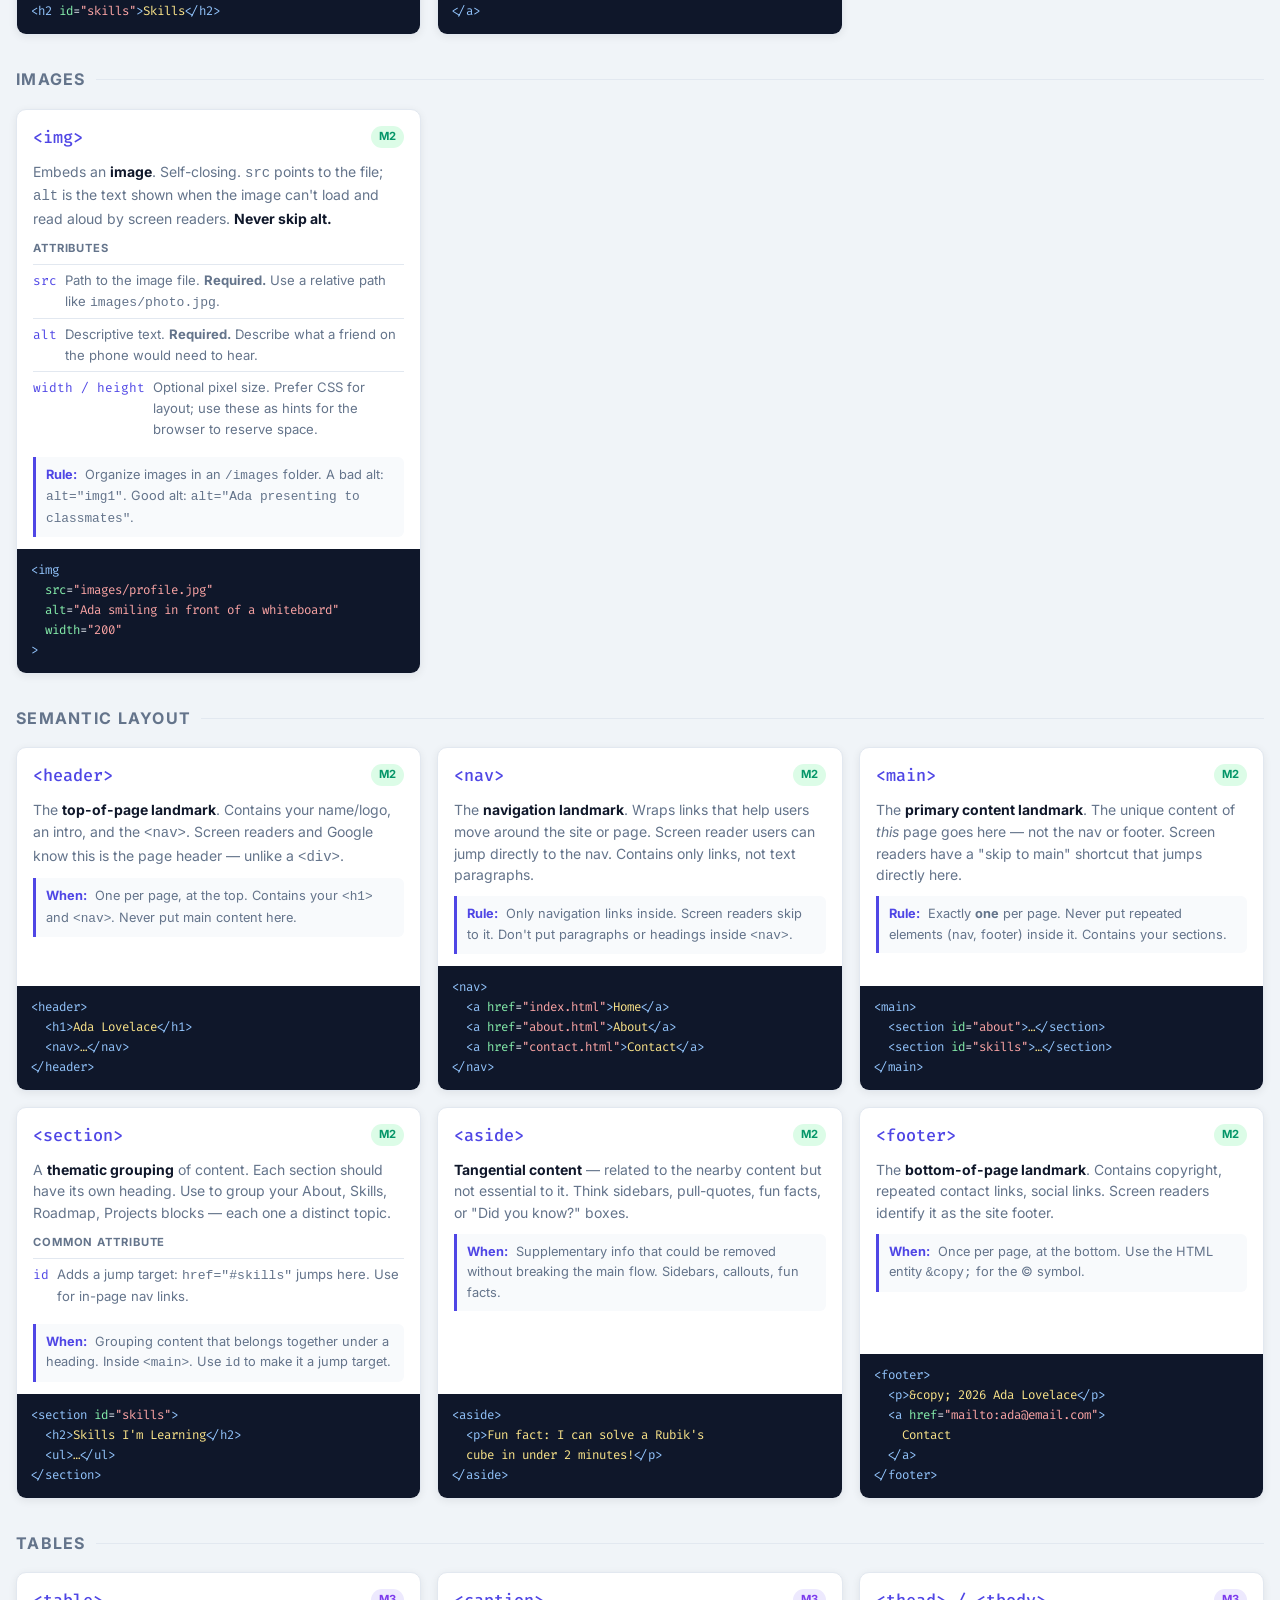
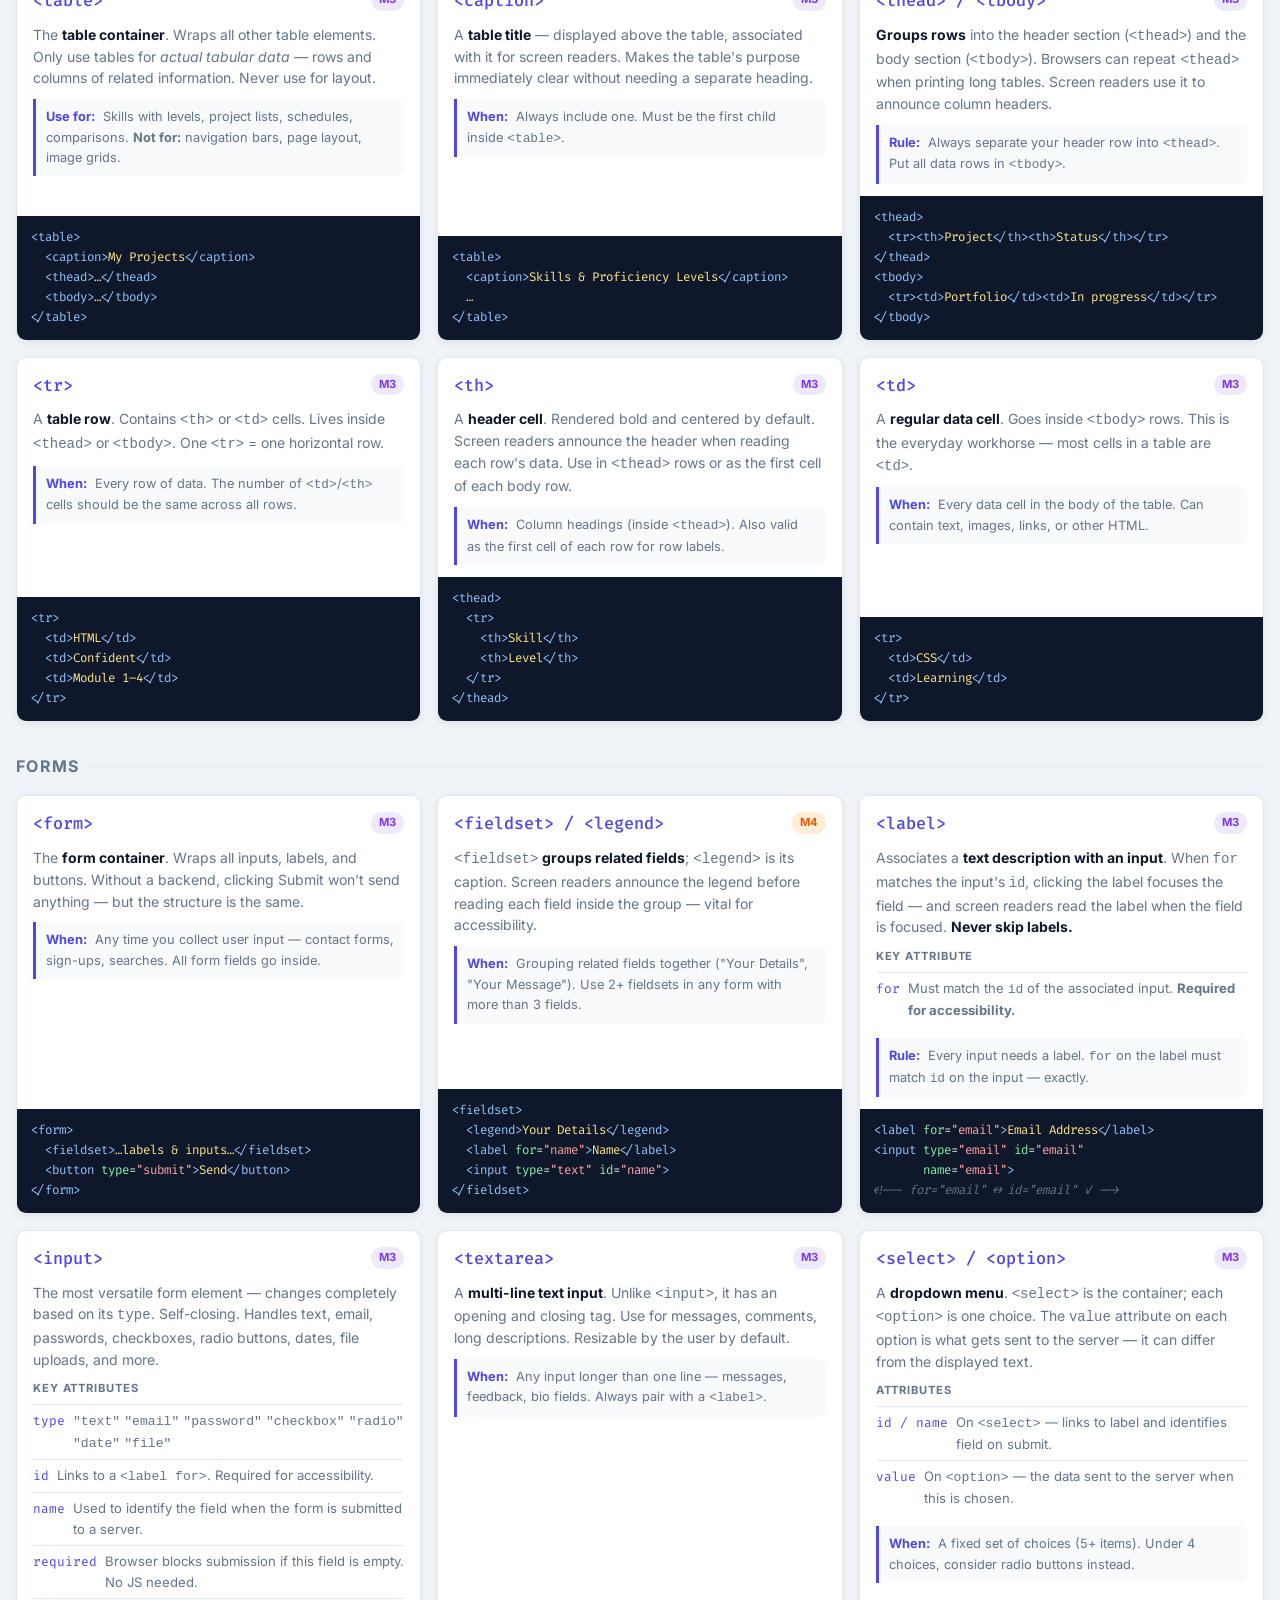
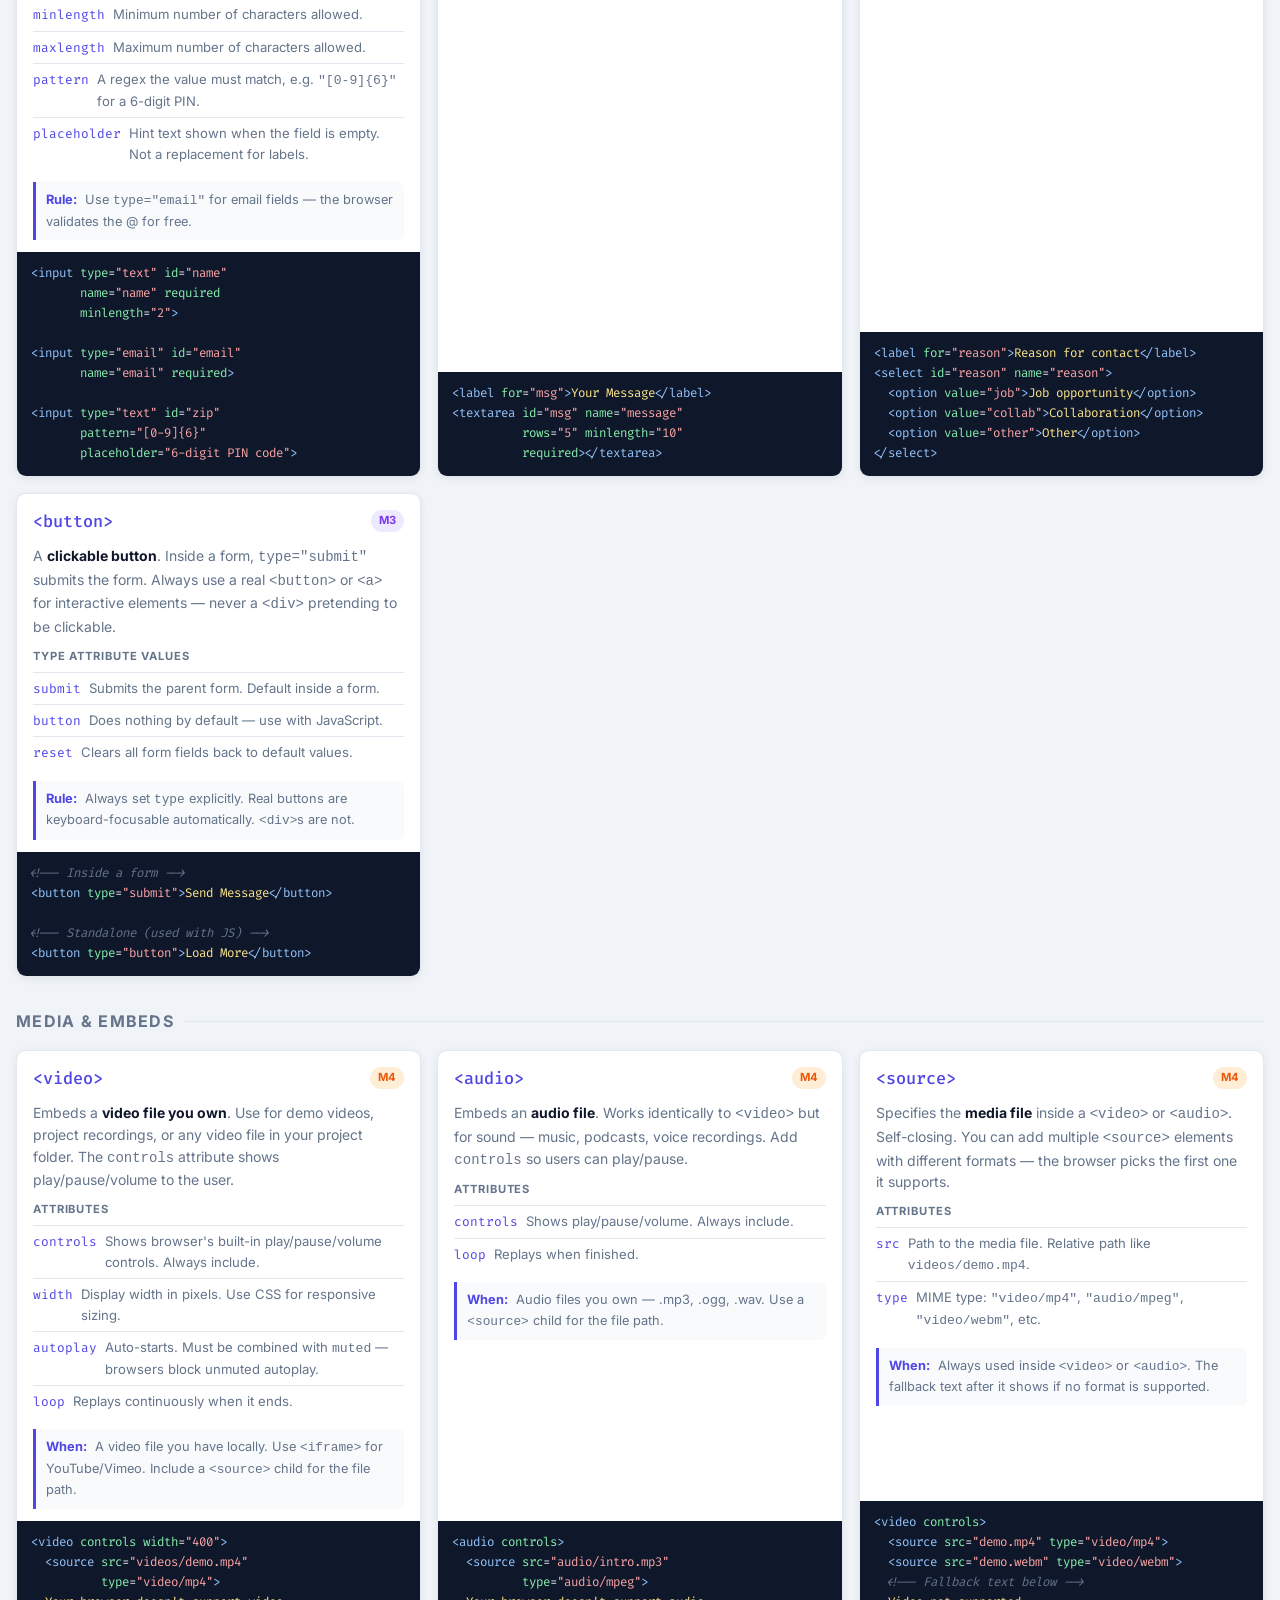
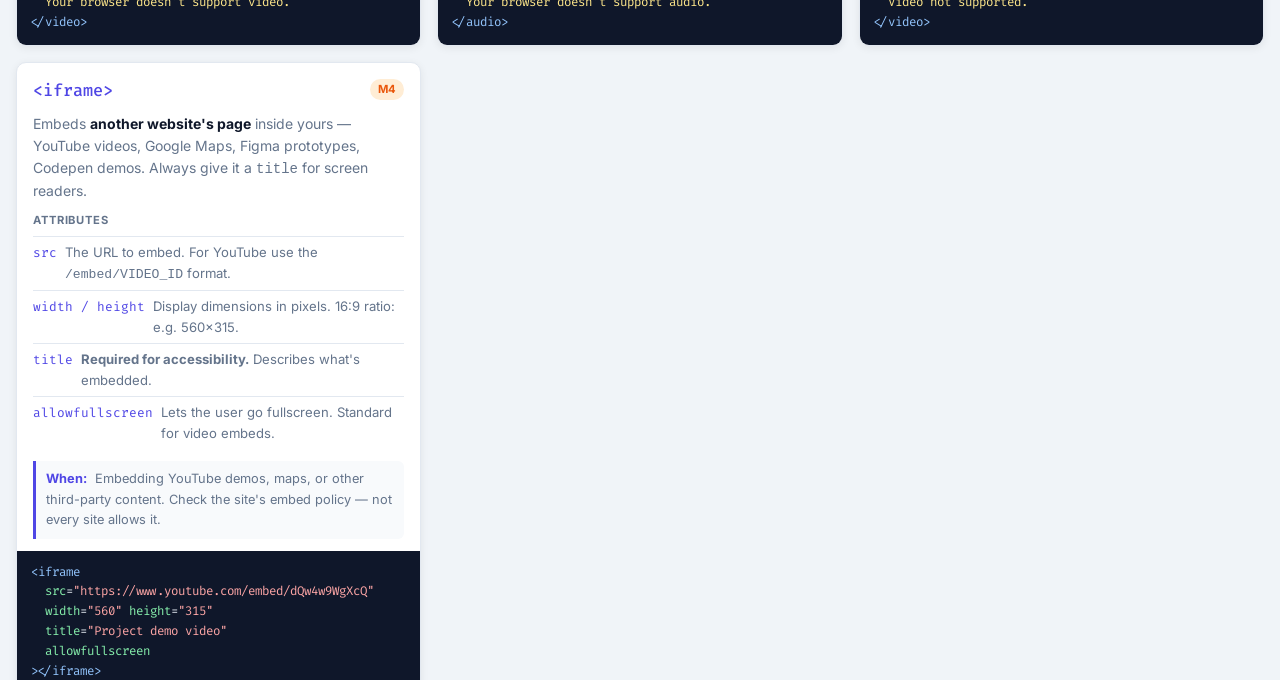
<file: HTML-CSS/html-tags-attributes.html>
<!doctype html><html><head><meta charset=utf8><meta name=viewport content="width=device-width,initial-scale=1,viewport-fit=cover"><style>:root{color-scheme:light;box-sizing:border-box;padding-top:env(safe-area-inset-top,0px);padding-bottom:env(safe-area-inset-bottom,0px)}html{scroll-padding-top:env(safe-area-inset-top,0px)}body{margin:0;padding:0;font:14px -apple-system,BlinkMacSystemFont,sans-serif;background:#faf9f5;color:#141413}img{max-width:100%}[hidden]:not([hidden=until-found i]){display:none!important}</style></head><body>
<title>HTML Tags & Attributes — Modules 1–4</title>
<link rel="stylesheet" href="https://fonts.googleapis.com/css2?family=Inter:wght@400;500;600;700&family=Fira+Code:wght@400;500&display=swap">
<style>
/* ── Tokens ──────────────────────────────────────────── */
:root {
  --bg: #f0f4f8; --surface: #ffffff; --surface2: #f8fafc;
  --fg: #0f172a; --muted: #64748b; --border: #e2e8f0;
  --accent: #4f46e5; --accent-bg: #eef2ff; --accent-mid: #a5b4fc;
  --m1: #0284c7; --m1-bg: #e0f2fe; /* Module 1 — blue */
  --m2: #059669; --m2-bg: #dcfce7; /* Module 2 — green */
  --m3: #7c3aed; --m3-bg: #ede9fe; /* Module 3 — purple */
  --m4: #ea580c; --m4-bg: #ffedd5; /* Module 4 — orange */
  --code-bg: #0f172a; --code-fg: #e2e8f0;
  --shadow: 0 2px 8px rgba(0,0,0,0.07);
  --radius: 10px;
  color-scheme: light;
}
@media (prefers-color-scheme: dark) {
  :root:not([data-theme="light"]) {
    --bg: #0f172a; --surface: #1e293b; --surface2: #263348;
    --fg: #f1f5f9; --muted: #94a3b8; --border: #334155;
    --accent: #818cf8; --accent-bg: #1e1b4b; --accent-mid: #4338ca;
    --m1: #38bdf8; --m1-bg: #0c2a3f;
    --m2: #34d399; --m2-bg: #0a2d24;
    --m3: #a78bfa; --m3-bg: #1e1536;
    --m4: #fb923c; --m4-bg: #3a1a04;
    --code-bg: #020617; --code-fg: #e2e8f0;
    --shadow: 0 2px 8px rgba(0,0,0,0.3);
    color-scheme: dark;
  }
}
:root[data-theme="dark"] {
  --bg: #0f172a; --surface: #1e293b; --surface2: #263348;
  --fg: #f1f5f9; --muted: #94a3b8; --border: #334155;
  --accent: #818cf8; --accent-bg: #1e1b4b; --accent-mid: #4338ca;
  --m1: #38bdf8; --m1-bg: #0c2a3f;
  --m2: #34d399; --m2-bg: #0a2d24;
  --m3: #a78bfa; --m3-bg: #1e1536;
  --m4: #fb923c; --m4-bg: #3a1a04;
  --code-bg: #020617; --code-fg: #e2e8f0;
  --shadow: 0 2px 8px rgba(0,0,0,0.3);
  color-scheme: dark;
}

/* ── Reset & Base ───────────────────────────────────── */
*, *::before, *::after { box-sizing: border-box; }
body {
  margin: 0;
  padding: 0 16px;
  padding-block: 0 40px;
  background: var(--bg);
  color: var(--fg);
  font-family: 'Inter', system-ui, sans-serif;
  font-size: 15px;
  line-height: 1.6;
}
img { max-width: 100%; }

/* ── Header ─────────────────────────────────────────── */
.site-header {
  background: #0f172a;
  color: #f1f5f9;
  padding: 28px 24px 24px;
  margin: 0 -16px 32px;
}
.site-header h1 {
  margin: 0 0 6px;
  font-size: clamp(1.3rem, 3vw, 1.75rem);
  font-weight: 700;
  letter-spacing: -0.02em;
}
.site-header p {
  margin: 0;
  font-size: 0.9rem;
  color: #94a3b8;
}
.module-pills {
  display: flex; flex-wrap: wrap; gap: 8px;
  margin-top: 14px;
}
.mpill {
  padding: 3px 10px;
  border-radius: 20px;
  font-size: 0.75rem;
  font-weight: 600;
  letter-spacing: 0.03em;
}
.mpill.m1 { background: #0284c7; color: #fff; }
.mpill.m2 { background: #059669; color: #fff; }
.mpill.m3 { background: #7c3aed; color: #fff; }
.mpill.m4 { background: #ea580c; color: #fff; }

/* ── Controls bar ───────────────────────────────────── */
.controls {
  display: flex; flex-wrap: wrap; gap: 8px; align-items: center;
  margin-bottom: 24px;
}
.filters { display: flex; flex-wrap: wrap; gap: 6px; flex: 1; }
.filter-btn {
  padding: 6px 14px;
  border: 1.5px solid var(--border);
  border-radius: 20px;
  background: var(--surface);
  color: var(--muted);
  font: 600 0.8rem 'Inter', sans-serif;
  cursor: pointer;
  transition: all 0.15s;
  white-space: nowrap;
}
.filter-btn:hover { border-color: var(--accent); color: var(--accent); }
.filter-btn.active {
  background: var(--accent);
  border-color: var(--accent);
  color: #fff;
}
.count-chip {
  background: var(--accent-bg);
  color: var(--accent);
  border-radius: 20px;
  padding: 5px 12px;
  font: 600 0.8rem 'Inter', sans-serif;
  white-space: nowrap;
}
.theme-btn {
  width: 36px; height: 36px;
  border: 1.5px solid var(--border);
  border-radius: 50%;
  background: var(--surface);
  cursor: pointer;
  font-size: 16px;
  display: flex; align-items: center; justify-content: center;
  flex-shrink: 0;
}

/* ── Section header ─────────────────────────────────── */
.section-header {
  display: flex; align-items: center; gap: 10px;
  margin: 32px 0 16px;
}
.section-header h2 {
  margin: 0;
  font-size: 1rem;
  font-weight: 700;
  text-transform: uppercase;
  letter-spacing: 0.08em;
  color: var(--muted);
}
.section-line {
  flex: 1;
  height: 1px;
  background: var(--border);
}

/* ── Tag grid ───────────────────────────────────────── */
.tag-grid {
  display: grid;
  grid-template-columns: repeat(auto-fill, minmax(320px, 1fr));
  gap: 16px;
}

/* ── Tag card ───────────────────────────────────────── */
.tag-card {
  background: var(--surface);
  border: 1px solid var(--border);
  border-radius: var(--radius);
  overflow: hidden;
  box-shadow: var(--shadow);
  display: flex; flex-direction: column;
}
.tag-card[hidden] { display: none; }

.card-top {
  display: flex; align-items: flex-start;
  justify-content: space-between; gap: 8px;
  padding: 14px 16px 10px;
}
.tag-name {
  font-family: 'Fira Code', monospace;
  font-size: 1.05rem;
  font-weight: 500;
  color: var(--accent);
  word-break: break-all;
}
.module-badge {
  padding: 2px 8px;
  border-radius: 12px;
  font-size: 0.7rem;
  font-weight: 700;
  white-space: nowrap;
  flex-shrink: 0;
  margin-top: 2px;
}
.badge-m1 { background: var(--m1-bg); color: var(--m1); }
.badge-m2 { background: var(--m2-bg); color: var(--m2); }
.badge-m3 { background: var(--m3-bg); color: var(--m3); }
.badge-m4 { background: var(--m4-bg); color: var(--m4); }

.card-desc {
  padding: 0 16px 10px;
  font-size: 0.875rem;
  color: var(--muted);
  line-height: 1.55;
}
.card-desc strong { color: var(--fg); }

/* Attributes table */
.attrs-block {
  margin: 0 16px 12px;
}
.attrs-label {
  font-size: 0.7rem;
  font-weight: 700;
  text-transform: uppercase;
  letter-spacing: 0.08em;
  color: var(--muted);
  margin-bottom: 6px;
}
.attr-row {
  display: flex; gap: 8px;
  padding: 5px 0;
  border-top: 1px solid var(--border);
  font-size: 0.82rem;
  align-items: baseline;
  min-width: 0;
}
.attr-name {
  font-family: 'Fira Code', monospace;
  color: var(--accent);
  flex-shrink: 0;
  font-size: 0.8rem;
}
.attr-desc { color: var(--muted); min-width: 0; }

/* Usage tip */
.usage-tip {
  margin: 0 16px 12px;
  padding: 8px 10px;
  background: var(--surface2);
  border-left: 3px solid var(--accent);
  border-radius: 0 6px 6px 0;
  font-size: 0.8rem;
  color: var(--muted);
}
.usage-tip .tip-label {
  font-weight: 700;
  color: var(--accent);
  margin-right: 4px;
}

/* Code block */
.code-block {
  margin-top: auto;
  background: var(--code-bg);
  padding: 12px 14px;
  overflow-x: auto;
}
.code-block pre {
  margin: 0;
  font-family: 'Fira Code', monospace;
  font-size: 0.78rem;
  line-height: 1.6;
  color: var(--code-fg);
  white-space: pre;
  tab-size: 2;
}
.kw  { color: #93c5fd; }  /* tag name */
.att { color: #86efac; }  /* attribute name */
.val { color: #fca5a5; }  /* attribute value */
.cm  { color: #64748b; font-style: italic; }  /* comment */
.tx  { color: #fde68a; }  /* text content */

/* ── Section groups ─────────────────────────────────── */
.section-group[hidden] { display: none; }

/* ── Responsive ─────────────────────────────────────── */
@media (max-width: 600px) {
  .tag-grid { grid-template-columns: 1fr; }
  .site-header { padding: 20px 16px 18px; }
}
</style>

<!-- Header -->
<header class="site-header">
  <h1>HTML Tags &amp; Attributes — Complete Reference</h1>
  <p>All tags and attributes from Modules 1–4 · with examples and when-to-use guidance</p>
  <div class="module-pills">
    <span class="mpill m1">Module 1 · HTML Basics</span>
    <span class="mpill m2">Module 2 · Links &amp; Images</span>
    <span class="mpill m3">Module 3 · Tables &amp; Forms</span>
    <span class="mpill m4">Module 4 · Media &amp; Accessibility</span>
  </div>
</header>

<!-- Controls -->
<div class="controls">
  <div class="filters">
    <button class="filter-btn active" data-cat="all">All</button>
    <button class="filter-btn" data-cat="document">Document</button>
    <button class="filter-btn" data-cat="text">Text &amp; Lists</button>
    <button class="filter-btn" data-cat="links">Links</button>
    <button class="filter-btn" data-cat="images">Images</button>
    <button class="filter-btn" data-cat="layout">Semantic Layout</button>
    <button class="filter-btn" data-cat="tables">Tables</button>
    <button class="filter-btn" data-cat="forms">Forms</button>
    <button class="filter-btn" data-cat="media">Media</button>
  </div>
  <span class="count-chip" id="count-chip">— tags</span>
  <button class="theme-btn" id="theme-toggle" title="Toggle theme">🌙</button>
</div>

<!-- ════════════════════════════════════════════════════
     SECTION: DOCUMENT STRUCTURE
═══════════════════════════════════════════════════════ -->
<div class="section-group" data-section="document">
  <div class="section-header">
    <h2>Document Structure</h2>
    <div class="section-line"></div>
  </div>
  <div class="tag-grid">

    <!-- DOCTYPE -->
    <div class="tag-card" data-cat="document">
      <div class="card-top">
        <span class="tag-name">&lt;!DOCTYPE html&gt;</span>
        <span class="module-badge badge-m1">M1</span>
      </div>
      <div class="card-desc">
        The <strong>document type declaration</strong>. Always the very first line of every HTML file. Tells the browser this is modern HTML5 — not older HTML or XHTML. <strong>Not a tag</strong> — it's an instruction.
      </div>
      <div class="usage-tip"><span class="tip-label">When:</span> Always. Line 1 of every .html file. Never omit it.</div>
      <div class="code-block"><pre><span class="kw">&lt;!DOCTYPE html&gt;</span>
<span class="cm">&lt;!-- Required. One per file, line 1. --&gt;</span></pre></div>
    </div>

    <!-- html -->
    <div class="tag-card" data-cat="document">
      <div class="card-top">
        <span class="tag-name">&lt;html&gt;</span>
        <span class="module-badge badge-m1">M1</span>
      </div>
      <div class="card-desc">
        The <strong>root element</strong> — wraps absolutely everything else on the page. The <code>lang</code> attribute tells browsers and screen readers what language the page is in.
      </div>
      <div class="attrs-block">
        <div class="attrs-label">Key Attribute</div>
        <div class="attr-row"><span class="attr-name">lang</span><span class="attr-desc">Language code, e.g. <code>"en"</code>. Used by screen readers and search engines.</span></div>
      </div>
      <div class="usage-tip"><span class="tip-label">When:</span> Wraps the entire file — right after <code>&lt;!DOCTYPE&gt;</code>. One per page.</div>
      <div class="code-block"><pre><span class="kw">&lt;html</span> <span class="att">lang</span>=<span class="val">"en"</span><span class="kw">&gt;</span>
  <span class="cm">&lt;!-- head + body go here --&gt;</span>
<span class="kw">&lt;/html&gt;</span></pre></div>
    </div>

    <!-- head -->
    <div class="tag-card" data-cat="document">
      <div class="card-top">
        <span class="tag-name">&lt;head&gt;</span>
        <span class="module-badge badge-m1">M1</span>
      </div>
      <div class="card-desc">
        The <strong>metadata container</strong>. Everything inside <code>&lt;head&gt;</code> is invisible to visitors — it holds information <em>about</em> the page: character encoding, title, linked stylesheets, etc.
      </div>
      <div class="usage-tip"><span class="tip-label">When:</span> Always the first child of <code>&lt;html&gt;</code>. Contains <code>&lt;meta&gt;</code>, <code>&lt;title&gt;</code>, <code>&lt;style&gt;</code>, <code>&lt;link&gt;</code>.</div>
      <div class="code-block"><pre><span class="kw">&lt;head&gt;</span>
  <span class="kw">&lt;meta</span> <span class="att">charset</span>=<span class="val">"UTF-8"</span><span class="kw">&gt;</span>
  <span class="kw">&lt;title&gt;</span><span class="tx">Page Title</span><span class="kw">&lt;/title&gt;</span>
<span class="kw">&lt;/head&gt;</span></pre></div>
    </div>

    <!-- meta -->
    <div class="tag-card" data-cat="document">
      <div class="card-top">
        <span class="tag-name">&lt;meta&gt;</span>
        <span class="module-badge badge-m1">M1</span>
      </div>
      <div class="card-desc">
        A <strong>self-closing metadata tag</strong>. The most important use is <code>charset="UTF-8"</code> — without it, special characters (accents, emojis) may break. Also used for viewport, description, and more.
      </div>
      <div class="attrs-block">
        <div class="attrs-label">Common Attributes</div>
        <div class="attr-row"><span class="attr-name">charset</span><span class="attr-desc"><code>"UTF-8"</code> — always include this one</span></div>
        <div class="attr-row"><span class="attr-name">name / content</span><span class="attr-desc">Paired for viewport, description, author, etc.</span></div>
      </div>
      <div class="usage-tip"><span class="tip-label">When:</span> Inside <code>&lt;head&gt;</code>. At minimum: <code>&lt;meta charset="UTF-8"&gt;</code>.</div>
      <div class="code-block"><pre><span class="kw">&lt;meta</span> <span class="att">charset</span>=<span class="val">"UTF-8"</span><span class="kw">&gt;</span>
<span class="kw">&lt;meta</span> <span class="att">name</span>=<span class="val">"viewport"</span>
      <span class="att">content</span>=<span class="val">"width=device-width"</span><span class="kw">&gt;</span></pre></div>
    </div>

    <!-- title -->
    <div class="tag-card" data-cat="document">
      <div class="card-top">
        <span class="tag-name">&lt;title&gt;</span>
        <span class="module-badge badge-m1">M1</span>
      </div>
      <div class="card-desc">
        Sets the <strong>browser tab text</strong> and is what search engines show as the clickable headline in results. The only visible use of the <code>&lt;head&gt;</code> section.
      </div>
      <div class="usage-tip"><span class="tip-label">When:</span> One per page, inside <code>&lt;head&gt;</code>. Best format: <code>"Page | Site Name"</code>.</div>
      <div class="code-block"><pre><span class="kw">&lt;title&gt;</span><span class="tx">Ada Lovelace | Portfolio</span><span class="kw">&lt;/title&gt;</span>
<span class="cm">&lt;!-- Shows in browser tab + search results --&gt;</span></pre></div>
    </div>

    <!-- body -->
    <div class="tag-card" data-cat="document">
      <div class="card-top">
        <span class="tag-name">&lt;body&gt;</span>
        <span class="module-badge badge-m1">M1</span>
      </div>
      <div class="card-desc">
        The <strong>visible content container</strong>. Everything a visitor sees on the page — text, images, links, forms — lives inside <code>&lt;body&gt;</code>. Sibling to <code>&lt;head&gt;</code>, child of <code>&lt;html&gt;</code>.
      </div>
      <div class="usage-tip"><span class="tip-label">When:</span> Always. Contains all visible page content. One per page.</div>
      <div class="code-block"><pre><span class="kw">&lt;body&gt;</span>
  <span class="kw">&lt;header&gt;</span><span class="tx">…</span><span class="kw">&lt;/header&gt;</span>
  <span class="kw">&lt;main&gt;</span><span class="tx">…</span><span class="kw">&lt;/main&gt;</span>
  <span class="kw">&lt;footer&gt;</span><span class="tx">…</span><span class="kw">&lt;/footer&gt;</span>
<span class="kw">&lt;/body&gt;</span></pre></div>
    </div>

  </div>
</div>

<!-- ════════════════════════════════════════════════════
     SECTION: TEXT & LISTS
═══════════════════════════════════════════════════════ -->
<div class="section-group" data-section="text">
  <div class="section-header">
    <h2>Text &amp; Lists</h2>
    <div class="section-line"></div>
  </div>
  <div class="tag-grid">

    <!-- h1-h6 -->
    <div class="tag-card" data-cat="text">
      <div class="card-top">
        <span class="tag-name">&lt;h1&gt; – &lt;h6&gt;</span>
        <span class="module-badge badge-m1">M1</span>
      </div>
      <div class="card-desc">
        <strong>Heading tags</strong>. Describe <em>structure</em>, not size. <code>&lt;h1&gt;</code> is the single most important heading (your name on a portfolio). <code>&lt;h2&gt;</code> for sections, <code>&lt;h3&gt;</code> for sub-sections. Never skip levels.
      </div>
      <div class="usage-tip"><span class="tip-label">Rule:</span> Exactly <strong>one</strong> <code>&lt;h1&gt;</code> per page. Use CSS to change size, not different heading levels.</div>
      <div class="code-block"><pre><span class="kw">&lt;h1&gt;</span><span class="tx">Ada Lovelace</span><span class="kw">&lt;/h1&gt;</span>
<span class="kw">&lt;h2&gt;</span><span class="tx">About Me</span><span class="kw">&lt;/h2&gt;</span>
<span class="kw">&lt;h3&gt;</span><span class="tx">My Interests</span><span class="kw">&lt;/h3&gt;</span>
<span class="cm">&lt;!-- h4, h5, h6 for deeper sub-sections --&gt;</span></pre></div>
    </div>

    <!-- p -->
    <div class="tag-card" data-cat="text">
      <div class="card-top">
        <span class="tag-name">&lt;p&gt;</span>
        <span class="module-badge badge-m1">M1</span>
      </div>
      <div class="card-desc">
        A <strong>paragraph</strong>. The browser adds space above and below automatically. Use for any block of running text — about sections, descriptions, bios.
      </div>
      <div class="usage-tip"><span class="tip-label">When:</span> Any prose block. Don't use <code>&lt;br&gt;</code> between lines to fake paragraphs — use separate <code>&lt;p&gt;</code> tags.</div>
      <div class="code-block"><pre><span class="kw">&lt;p&gt;</span><span class="tx">Hi, I'm Ada — an aspiring developer
learning to build for the web.</span><span class="kw">&lt;/p&gt;</span></pre></div>
    </div>

    <!-- strong -->
    <div class="tag-card" data-cat="text">
      <div class="card-top">
        <span class="tag-name">&lt;strong&gt;</span>
        <span class="module-badge badge-m1">M1</span>
      </div>
      <div class="card-desc">
        Marks text as <strong>important</strong> — renders bold, but the meaning is "this matters" not "make it big." Screen readers may announce it with emphasis. Use for genuinely important words, not decoration.
      </div>
      <div class="usage-tip"><span class="tip-label">When:</span> Key words that change meaning. Avoid using it just to make things look bigger — use CSS for that.</div>
      <div class="code-block"><pre><span class="kw">&lt;p&gt;</span><span class="tx">Always add </span><span class="kw">&lt;strong&gt;</span><span class="tx">alt text</span><span class="kw">&lt;/strong&gt;</span><span class="tx">
to every image.</span><span class="kw">&lt;/p&gt;</span></pre></div>
    </div>

    <!-- em -->
    <div class="tag-card" data-cat="text">
      <div class="card-top">
        <span class="tag-name">&lt;em&gt;</span>
        <span class="module-badge badge-m1">M1</span>
      </div>
      <div class="card-desc">
        Marks text as <em>emphasized</em> — renders italic, but means "stress this in speech." Distinct from <code>&lt;i&gt;</code> which is purely visual italics. Screen readers change tone.
      </div>
      <div class="usage-tip"><span class="tip-label">When:</span> Words you'd stress out loud in speech: "I <em>never</em> skip alt text."</div>
      <div class="code-block"><pre><span class="kw">&lt;p&gt;</span><span class="tx">This is </span><span class="kw">&lt;em&gt;</span><span class="tx">really</span><span class="kw">&lt;/em&gt;</span><span class="tx"> important.</span><span class="kw">&lt;/p&gt;</span></pre></div>
    </div>

    <!-- blockquote -->
    <div class="tag-card" data-cat="text">
      <div class="card-top">
        <span class="tag-name">&lt;blockquote&gt;</span>
        <span class="module-badge badge-m1">M1</span>
      </div>
      <div class="card-desc">
        A <strong>quoted block</strong> — set apart visually from normal text, usually indented. Use for mottos, pull-quotes, or longer cited text.
      </div>
      <div class="usage-tip"><span class="tip-label">When:</span> Quoting someone else's words at length, or featuring a personal motto. For short inline quotes use <code>&lt;q&gt;</code>.</div>
      <div class="code-block"><pre><span class="kw">&lt;blockquote&gt;</span>
  <span class="kw">&lt;p&gt;</span><span class="tx">"The best way to predict the
  future is to </span><span class="kw">&lt;strong&gt;</span><span class="tx">build</span><span class="kw">&lt;/strong&gt;</span><span class="tx"> it."</span><span class="kw">&lt;/p&gt;</span>
<span class="kw">&lt;/blockquote&gt;</span></pre></div>
    </div>

    <!-- br -->
    <div class="tag-card" data-cat="text">
      <div class="card-top">
        <span class="tag-name">&lt;br&gt;</span>
        <span class="module-badge badge-m1">M1</span>
      </div>
      <div class="card-desc">
        A <strong>line break</strong> — forces text to the next line without starting a new paragraph. Self-closing. Use sparingly — if you need a paragraph gap, use a new <code>&lt;p&gt;</code>.
      </div>
      <div class="usage-tip"><span class="tip-label">When:</span> Addresses, poems, where a line break is part of the content. Not for spacing between paragraphs.</div>
      <div class="code-block"><pre><span class="kw">&lt;p&gt;</span><span class="tx">123 Main Street</span><span class="kw">&lt;br&gt;</span>
<span class="tx">Chennai, Tamil Nadu</span><span class="kw">&lt;/p&gt;</span></pre></div>
    </div>

    <!-- hr -->
    <div class="tag-card" data-cat="text">
      <div class="card-top">
        <span class="tag-name">&lt;hr&gt;</span>
        <span class="module-badge badge-m1">M1</span>
      </div>
      <div class="card-desc">
        A <strong>horizontal rule</strong> — a visual separator between sections. Self-closing. Represents a thematic break in content, not just a decorative line.
      </div>
      <div class="usage-tip"><span class="tip-label">When:</span> Separating major content blocks. Not for decoration — use CSS borders/dividers for that.</div>
      <div class="code-block"><pre><span class="kw">&lt;h2&gt;</span><span class="tx">About Me</span><span class="kw">&lt;/h2&gt;</span>
<span class="kw">&lt;p&gt;</span><span class="tx">…content…</span><span class="kw">&lt;/p&gt;</span>
<span class="kw">&lt;hr&gt;</span>
<span class="kw">&lt;h2&gt;</span><span class="tx">My Roadmap</span><span class="kw">&lt;/h2&gt;</span></pre></div>
    </div>

    <!-- ul -->
    <div class="tag-card" data-cat="text">
      <div class="card-top">
        <span class="tag-name">&lt;ul&gt;</span>
        <span class="module-badge badge-m1">M1</span>
      </div>
      <div class="card-desc">
        An <strong>unordered (bulleted) list</strong>. Use when the items have no meaningful sequence — a skills list, a hobbies list, a features list.
      </div>
      <div class="usage-tip"><span class="tip-label">When:</span> Order doesn't matter. Skills, interests, features. Children must be <code>&lt;li&gt;</code> elements only.</div>
      <div class="code-block"><pre><span class="kw">&lt;ul&gt;</span>
  <span class="kw">&lt;li&gt;</span><span class="tx">HTML</span><span class="kw">&lt;/li&gt;</span>
  <span class="kw">&lt;li&gt;</span><span class="tx">CSS</span><span class="kw">&lt;/li&gt;</span>
  <span class="kw">&lt;li&gt;</span><span class="tx">Problem solving</span><span class="kw">&lt;/li&gt;</span>
<span class="kw">&lt;/ul&gt;</span></pre></div>
    </div>

    <!-- ol -->
    <div class="tag-card" data-cat="text">
      <div class="card-top">
        <span class="tag-name">&lt;ol&gt;</span>
        <span class="module-badge badge-m1">M1</span>
      </div>
      <div class="card-desc">
        An <strong>ordered (numbered) list</strong>. Use when sequence or ranking matters — steps in a process, a roadmap, a ranked list.
      </div>
      <div class="usage-tip"><span class="tip-label">When:</span> Order matters — instructions, steps, rankings. Same as <code>&lt;ul&gt;</code> but numbered automatically.</div>
      <div class="code-block"><pre><span class="kw">&lt;ol&gt;</span>
  <span class="kw">&lt;li&gt;</span><span class="tx">Learn HTML</span><span class="kw">&lt;/li&gt;</span>
  <span class="kw">&lt;li&gt;</span><span class="tx">Learn CSS</span><span class="kw">&lt;/li&gt;</span>
  <span class="kw">&lt;li&gt;</span><span class="tx">Build a project</span><span class="kw">&lt;/li&gt;</span>
<span class="kw">&lt;/ol&gt;</span></pre></div>
    </div>

    <!-- li -->
    <div class="tag-card" data-cat="text">
      <div class="card-top">
        <span class="tag-name">&lt;li&gt;</span>
        <span class="module-badge badge-m1">M1</span>
      </div>
      <div class="card-desc">
        A <strong>list item</strong>. Always a direct child of <code>&lt;ul&gt;</code> or <code>&lt;ol&gt;</code>. Can contain text, other tags, or even a nested <code>&lt;ul&gt;</code>/<code>&lt;ol&gt;</code>.
      </div>
      <div class="usage-tip"><span class="tip-label">When:</span> Inside <code>&lt;ul&gt;</code> or <code>&lt;ol&gt;</code>. You can nest a full <code>&lt;ul&gt;</code> inside an <code>&lt;li&gt;</code> for sub-lists.</div>
      <div class="code-block"><pre><span class="kw">&lt;ul&gt;</span>
  <span class="kw">&lt;li&gt;</span><span class="tx">Sports
    </span><span class="kw">&lt;ul&gt;</span>
      <span class="kw">&lt;li&gt;</span><span class="tx">Cricket</span><span class="kw">&lt;/li&gt;</span>
      <span class="kw">&lt;li&gt;</span><span class="tx">Football</span><span class="kw">&lt;/li&gt;</span>
    <span class="kw">&lt;/ul&gt;</span>
  <span class="kw">&lt;/li&gt;</span>
<span class="kw">&lt;/ul&gt;</span></pre></div>
    </div>

  </div>
</div>

<!-- ════════════════════════════════════════════════════
     SECTION: LINKS
═══════════════════════════════════════════════════════ -->
<div class="section-group" data-section="links">
  <div class="section-header">
    <h2>Links</h2>
    <div class="section-line"></div>
  </div>
  <div class="tag-grid">

    <!-- a — basic -->
    <div class="tag-card" data-cat="links">
      <div class="card-top">
        <span class="tag-name">&lt;a&gt; — Page Link</span>
        <span class="module-badge badge-m2">M2</span>
      </div>
      <div class="card-desc">
        The <strong>anchor tag</strong> — creates a clickable link. The <code>href</code> attribute is where the link goes. Can link to other pages, sections on the same page, email, or external sites.
      </div>
      <div class="attrs-block">
        <div class="attrs-label">Key Attributes</div>
        <div class="attr-row"><span class="attr-name">href</span><span class="attr-desc">The destination URL or path. <strong>Required.</strong></span></div>
        <div class="attr-row"><span class="attr-name">target</span><span class="attr-desc"><code>"_blank"</code> opens in a new tab. Omit for same tab.</span></div>
        <div class="attr-row"><span class="attr-name">id</span><span class="attr-desc">Added to a heading/element so <code>href="#id"</code> can jump to it.</span></div>
      </div>
      <div class="usage-tip"><span class="tip-label">Rule:</span> Use <code>target="_blank"</code> for external sites only. Internal links stay in the same tab.</div>
      <div class="code-block"><pre><span class="cm">&lt;!-- Relative (same project) --&gt;</span>
<span class="kw">&lt;a</span> <span class="att">href</span>=<span class="val">"about.html"</span><span class="kw">&gt;</span><span class="tx">About</span><span class="kw">&lt;/a&gt;</span>

<span class="cm">&lt;!-- External, new tab --&gt;</span>
<span class="kw">&lt;a</span> <span class="att">href</span>=<span class="val">"https://github.com/ada"</span>
   <span class="att">target</span>=<span class="val">"_blank"</span><span class="kw">&gt;</span><span class="tx">GitHub</span><span class="kw">&lt;/a&gt;</span>

<span class="cm">&lt;!-- Jump to section on same page --&gt;</span>
<span class="kw">&lt;a</span> <span class="att">href</span>=<span class="val">"#skills"</span><span class="kw">&gt;</span><span class="tx">See my skills</span><span class="kw">&lt;/a&gt;</span>
<span class="kw">&lt;h2</span> <span class="att">id</span>=<span class="val">"skills"</span><span class="kw">&gt;</span><span class="tx">Skills</span><span class="kw">&lt;/h2&gt;</span></pre></div>
    </div>

    <!-- a — mailto -->
    <div class="tag-card" data-cat="links">
      <div class="card-top">
        <span class="tag-name">&lt;a&gt; — Email &amp; Phone</span>
        <span class="module-badge badge-m2">M2</span>
      </div>
      <div class="card-desc">
        The same <code>&lt;a&gt;</code> tag, but with special <code>href</code> values. <code>mailto:</code> opens the visitor's email app. <code>tel:</code> opens the phone app on mobile devices.
      </div>
      <div class="attrs-block">
        <div class="attrs-label">Special href Values</div>
        <div class="attr-row"><span class="attr-name">mailto:</span><span class="attr-desc"><code>href="mailto:you@email.com"</code> — opens email app</span></div>
        <div class="attr-row"><span class="attr-name">tel:</span><span class="attr-desc"><code>href="tel:+91XXXXXXXXXX"</code> — opens dialer on mobile</span></div>
      </div>
      <div class="usage-tip"><span class="tip-label">When:</span> Contact sections. Show the address as visible text too — some users copy-paste instead of clicking.</div>
      <div class="code-block"><pre><span class="kw">&lt;a</span> <span class="att">href</span>=<span class="val">"mailto:ada@example.com"</span><span class="kw">&gt;</span>
  <span class="tx">Email Me</span>
<span class="kw">&lt;/a&gt;</span>

<span class="kw">&lt;a</span> <span class="att">href</span>=<span class="val">"tel:+919876543210"</span><span class="kw">&gt;</span>
  <span class="tx">Call +91 98765 43210</span>
<span class="kw">&lt;/a&gt;</span></pre></div>
    </div>

  </div>
</div>

<!-- ════════════════════════════════════════════════════
     SECTION: IMAGES
═══════════════════════════════════════════════════════ -->
<div class="section-group" data-section="images">
  <div class="section-header">
    <h2>Images</h2>
    <div class="section-line"></div>
  </div>
  <div class="tag-grid">

    <!-- img -->
    <div class="tag-card" data-cat="images">
      <div class="card-top">
        <span class="tag-name">&lt;img&gt;</span>
        <span class="module-badge badge-m2">M2</span>
      </div>
      <div class="card-desc">
        Embeds an <strong>image</strong>. Self-closing. <code>src</code> points to the file; <code>alt</code> is the text shown when the image can't load and read aloud by screen readers. <strong>Never skip alt.</strong>
      </div>
      <div class="attrs-block">
        <div class="attrs-label">Attributes</div>
        <div class="attr-row"><span class="attr-name">src</span><span class="attr-desc">Path to the image file. <strong>Required.</strong> Use a relative path like <code>images/photo.jpg</code>.</span></div>
        <div class="attr-row"><span class="attr-name">alt</span><span class="attr-desc">Descriptive text. <strong>Required.</strong> Describe what a friend on the phone would need to hear.</span></div>
        <div class="attr-row"><span class="attr-name">width / height</span><span class="attr-desc">Optional pixel size. Prefer CSS for layout; use these as hints for the browser to reserve space.</span></div>
      </div>
      <div class="usage-tip"><span class="tip-label">Rule:</span> Organize images in an <code>/images</code> folder. A bad alt: <code>alt="img1"</code>. Good alt: <code>alt="Ada presenting to classmates"</code>.</div>
      <div class="code-block"><pre><span class="kw">&lt;img</span>
  <span class="att">src</span>=<span class="val">"images/profile.jpg"</span>
  <span class="att">alt</span>=<span class="val">"Ada smiling in front of a whiteboard"</span>
  <span class="att">width</span>=<span class="val">"200"</span>
<span class="kw">&gt;</span></pre></div>
    </div>

  </div>
</div>

<!-- ════════════════════════════════════════════════════
     SECTION: SEMANTIC LAYOUT
═══════════════════════════════════════════════════════ -->
<div class="section-group" data-section="layout">
  <div class="section-header">
    <h2>Semantic Layout</h2>
    <div class="section-line"></div>
  </div>
  <div class="tag-grid">

    <!-- header -->
    <div class="tag-card" data-cat="layout">
      <div class="card-top">
        <span class="tag-name">&lt;header&gt;</span>
        <span class="module-badge badge-m2">M2</span>
      </div>
      <div class="card-desc">
        The <strong>top-of-page landmark</strong>. Contains your name/logo, an intro, and the <code>&lt;nav&gt;</code>. Screen readers and Google know this is the page header — unlike a <code>&lt;div&gt;</code>.
      </div>
      <div class="usage-tip"><span class="tip-label">When:</span> One per page, at the top. Contains your <code>&lt;h1&gt;</code> and <code>&lt;nav&gt;</code>. Never put main content here.</div>
      <div class="code-block"><pre><span class="kw">&lt;header&gt;</span>
  <span class="kw">&lt;h1&gt;</span><span class="tx">Ada Lovelace</span><span class="kw">&lt;/h1&gt;</span>
  <span class="kw">&lt;nav&gt;</span><span class="tx">…</span><span class="kw">&lt;/nav&gt;</span>
<span class="kw">&lt;/header&gt;</span></pre></div>
    </div>

    <!-- nav -->
    <div class="tag-card" data-cat="layout">
      <div class="card-top">
        <span class="tag-name">&lt;nav&gt;</span>
        <span class="module-badge badge-m2">M2</span>
      </div>
      <div class="card-desc">
        The <strong>navigation landmark</strong>. Wraps links that help users move around the site or page. Screen reader users can jump directly to the nav. Contains only links, not text paragraphs.
      </div>
      <div class="usage-tip"><span class="tip-label">Rule:</span> Only navigation links inside. Screen readers skip to it. Don't put paragraphs or headings inside <code>&lt;nav&gt;</code>.</div>
      <div class="code-block"><pre><span class="kw">&lt;nav&gt;</span>
  <span class="kw">&lt;a</span> <span class="att">href</span>=<span class="val">"index.html"</span><span class="kw">&gt;</span><span class="tx">Home</span><span class="kw">&lt;/a&gt;</span>
  <span class="kw">&lt;a</span> <span class="att">href</span>=<span class="val">"about.html"</span><span class="kw">&gt;</span><span class="tx">About</span><span class="kw">&lt;/a&gt;</span>
  <span class="kw">&lt;a</span> <span class="att">href</span>=<span class="val">"contact.html"</span><span class="kw">&gt;</span><span class="tx">Contact</span><span class="kw">&lt;/a&gt;</span>
<span class="kw">&lt;/nav&gt;</span></pre></div>
    </div>

    <!-- main -->
    <div class="tag-card" data-cat="layout">
      <div class="card-top">
        <span class="tag-name">&lt;main&gt;</span>
        <span class="module-badge badge-m2">M2</span>
      </div>
      <div class="card-desc">
        The <strong>primary content landmark</strong>. The unique content of <em>this</em> page goes here — not the nav or footer. Screen readers have a "skip to main" shortcut that jumps directly here.
      </div>
      <div class="usage-tip"><span class="tip-label">Rule:</span> Exactly <strong>one</strong> per page. Never put repeated elements (nav, footer) inside it. Contains your sections.</div>
      <div class="code-block"><pre><span class="kw">&lt;main&gt;</span>
  <span class="kw">&lt;section</span> <span class="att">id</span>=<span class="val">"about"</span><span class="kw">&gt;</span><span class="tx">…</span><span class="kw">&lt;/section&gt;</span>
  <span class="kw">&lt;section</span> <span class="att">id</span>=<span class="val">"skills"</span><span class="kw">&gt;</span><span class="tx">…</span><span class="kw">&lt;/section&gt;</span>
<span class="kw">&lt;/main&gt;</span></pre></div>
    </div>

    <!-- section -->
    <div class="tag-card" data-cat="layout">
      <div class="card-top">
        <span class="tag-name">&lt;section&gt;</span>
        <span class="module-badge badge-m2">M2</span>
      </div>
      <div class="card-desc">
        A <strong>thematic grouping</strong> of content. Each section should have its own heading. Use to group your About, Skills, Roadmap, Projects blocks — each one a distinct topic.
      </div>
      <div class="attrs-block">
        <div class="attrs-label">Common Attribute</div>
        <div class="attr-row"><span class="attr-name">id</span><span class="attr-desc">Adds a jump target: <code>href="#skills"</code> jumps here. Use for in-page nav links.</span></div>
      </div>
      <div class="usage-tip"><span class="tip-label">When:</span> Grouping content that belongs together under a heading. Inside <code>&lt;main&gt;</code>. Use <code>id</code> to make it a jump target.</div>
      <div class="code-block"><pre><span class="kw">&lt;section</span> <span class="att">id</span>=<span class="val">"skills"</span><span class="kw">&gt;</span>
  <span class="kw">&lt;h2&gt;</span><span class="tx">Skills I'm Learning</span><span class="kw">&lt;/h2&gt;</span>
  <span class="kw">&lt;ul&gt;</span><span class="tx">…</span><span class="kw">&lt;/ul&gt;</span>
<span class="kw">&lt;/section&gt;</span></pre></div>
    </div>

    <!-- aside -->
    <div class="tag-card" data-cat="layout">
      <div class="card-top">
        <span class="tag-name">&lt;aside&gt;</span>
        <span class="module-badge badge-m2">M2</span>
      </div>
      <div class="card-desc">
        <strong>Tangential content</strong> — related to the nearby content but not essential to it. Think sidebars, pull-quotes, fun facts, or "Did you know?" boxes.
      </div>
      <div class="usage-tip"><span class="tip-label">When:</span> Supplementary info that could be removed without breaking the main flow. Sidebars, callouts, fun facts.</div>
      <div class="code-block"><pre><span class="kw">&lt;aside&gt;</span>
  <span class="kw">&lt;p&gt;</span><span class="tx">Fun fact: I can solve a Rubik's
  cube in under 2 minutes!</span><span class="kw">&lt;/p&gt;</span>
<span class="kw">&lt;/aside&gt;</span></pre></div>
    </div>

    <!-- footer -->
    <div class="tag-card" data-cat="layout">
      <div class="card-top">
        <span class="tag-name">&lt;footer&gt;</span>
        <span class="module-badge badge-m2">M2</span>
      </div>
      <div class="card-desc">
        The <strong>bottom-of-page landmark</strong>. Contains copyright, repeated contact links, social links. Screen readers identify it as the site footer.
      </div>
      <div class="usage-tip"><span class="tip-label">When:</span> Once per page, at the bottom. Use the HTML entity <code>&amp;copy;</code> for the © symbol.</div>
      <div class="code-block"><pre><span class="kw">&lt;footer&gt;</span>
  <span class="kw">&lt;p&gt;</span><span class="tx">&amp;copy; 2026 Ada Lovelace</span><span class="kw">&lt;/p&gt;</span>
  <span class="kw">&lt;a</span> <span class="att">href</span>=<span class="val">"mailto:ada@email.com"</span><span class="kw">&gt;</span>
    <span class="tx">Contact</span>
  <span class="kw">&lt;/a&gt;</span>
<span class="kw">&lt;/footer&gt;</span></pre></div>
    </div>

  </div>
</div>

<!-- ════════════════════════════════════════════════════
     SECTION: TABLES
═══════════════════════════════════════════════════════ -->
<div class="section-group" data-section="tables">
  <div class="section-header">
    <h2>Tables</h2>
    <div class="section-line"></div>
  </div>
  <div class="tag-grid">

    <!-- table -->
    <div class="tag-card" data-cat="tables">
      <div class="card-top">
        <span class="tag-name">&lt;table&gt;</span>
        <span class="module-badge badge-m3">M3</span>
      </div>
      <div class="card-desc">
        The <strong>table container</strong>. Wraps all other table elements. Only use tables for <em>actual tabular data</em> — rows and columns of related information. Never use for layout.
      </div>
      <div class="usage-tip"><span class="tip-label">Use for:</span> Skills with levels, project lists, schedules, comparisons. <strong>Not for:</strong> navigation bars, page layout, image grids.</div>
      <div class="code-block"><pre><span class="kw">&lt;table&gt;</span>
  <span class="kw">&lt;caption&gt;</span><span class="tx">My Projects</span><span class="kw">&lt;/caption&gt;</span>
  <span class="kw">&lt;thead&gt;</span><span class="tx">…</span><span class="kw">&lt;/thead&gt;</span>
  <span class="kw">&lt;tbody&gt;</span><span class="tx">…</span><span class="kw">&lt;/tbody&gt;</span>
<span class="kw">&lt;/table&gt;</span></pre></div>
    </div>

    <!-- caption -->
    <div class="tag-card" data-cat="tables">
      <div class="card-top">
        <span class="tag-name">&lt;caption&gt;</span>
        <span class="module-badge badge-m3">M3</span>
      </div>
      <div class="card-desc">
        A <strong>table title</strong> — displayed above the table, associated with it for screen readers. Makes the table's purpose immediately clear without needing a separate heading.
      </div>
      <div class="usage-tip"><span class="tip-label">When:</span> Always include one. Must be the first child inside <code>&lt;table&gt;</code>.</div>
      <div class="code-block"><pre><span class="kw">&lt;table&gt;</span>
  <span class="kw">&lt;caption&gt;</span><span class="tx">Skills &amp; Proficiency Levels</span><span class="kw">&lt;/caption&gt;</span>
  <span class="tx">…</span>
<span class="kw">&lt;/table&gt;</span></pre></div>
    </div>

    <!-- thead / tbody -->
    <div class="tag-card" data-cat="tables">
      <div class="card-top">
        <span class="tag-name">&lt;thead&gt; / &lt;tbody&gt;</span>
        <span class="module-badge badge-m3">M3</span>
      </div>
      <div class="card-desc">
        <strong>Groups rows</strong> into the header section (<code>&lt;thead&gt;</code>) and the body section (<code>&lt;tbody&gt;</code>). Browsers can repeat <code>&lt;thead&gt;</code> when printing long tables. Screen readers use it to announce column headers.
      </div>
      <div class="usage-tip"><span class="tip-label">Rule:</span> Always separate your header row into <code>&lt;thead&gt;</code>. Put all data rows in <code>&lt;tbody&gt;</code>.</div>
      <div class="code-block"><pre><span class="kw">&lt;thead&gt;</span>
  <span class="kw">&lt;tr&gt;&lt;th&gt;</span><span class="tx">Project</span><span class="kw">&lt;/th&gt;&lt;th&gt;</span><span class="tx">Status</span><span class="kw">&lt;/th&gt;&lt;/tr&gt;</span>
<span class="kw">&lt;/thead&gt;</span>
<span class="kw">&lt;tbody&gt;</span>
  <span class="kw">&lt;tr&gt;&lt;td&gt;</span><span class="tx">Portfolio</span><span class="kw">&lt;/td&gt;&lt;td&gt;</span><span class="tx">In progress</span><span class="kw">&lt;/td&gt;&lt;/tr&gt;</span>
<span class="kw">&lt;/tbody&gt;</span></pre></div>
    </div>

    <!-- tr -->
    <div class="tag-card" data-cat="tables">
      <div class="card-top">
        <span class="tag-name">&lt;tr&gt;</span>
        <span class="module-badge badge-m3">M3</span>
      </div>
      <div class="card-desc">
        A <strong>table row</strong>. Contains <code>&lt;th&gt;</code> or <code>&lt;td&gt;</code> cells. Lives inside <code>&lt;thead&gt;</code> or <code>&lt;tbody&gt;</code>. One <code>&lt;tr&gt;</code> = one horizontal row.
      </div>
      <div class="usage-tip"><span class="tip-label">When:</span> Every row of data. The number of <code>&lt;td&gt;</code>/<code>&lt;th&gt;</code> cells should be the same across all rows.</div>
      <div class="code-block"><pre><span class="kw">&lt;tr&gt;</span>
  <span class="kw">&lt;td&gt;</span><span class="tx">HTML</span><span class="kw">&lt;/td&gt;</span>
  <span class="kw">&lt;td&gt;</span><span class="tx">Confident</span><span class="kw">&lt;/td&gt;</span>
  <span class="kw">&lt;td&gt;</span><span class="tx">Module 1–4</span><span class="kw">&lt;/td&gt;</span>
<span class="kw">&lt;/tr&gt;</span></pre></div>
    </div>

    <!-- th -->
    <div class="tag-card" data-cat="tables">
      <div class="card-top">
        <span class="tag-name">&lt;th&gt;</span>
        <span class="module-badge badge-m3">M3</span>
      </div>
      <div class="card-desc">
        A <strong>header cell</strong>. Rendered bold and centered by default. Screen readers announce the header when reading each row's data. Use in <code>&lt;thead&gt;</code> rows or as the first cell of each body row.
      </div>
      <div class="usage-tip"><span class="tip-label">When:</span> Column headings (inside <code>&lt;thead&gt;</code>). Also valid as the first cell of each row for row labels.</div>
      <div class="code-block"><pre><span class="kw">&lt;thead&gt;</span>
  <span class="kw">&lt;tr&gt;</span>
    <span class="kw">&lt;th&gt;</span><span class="tx">Skill</span><span class="kw">&lt;/th&gt;</span>
    <span class="kw">&lt;th&gt;</span><span class="tx">Level</span><span class="kw">&lt;/th&gt;</span>
  <span class="kw">&lt;/tr&gt;</span>
<span class="kw">&lt;/thead&gt;</span></pre></div>
    </div>

    <!-- td -->
    <div class="tag-card" data-cat="tables">
      <div class="card-top">
        <span class="tag-name">&lt;td&gt;</span>
        <span class="module-badge badge-m3">M3</span>
      </div>
      <div class="card-desc">
        A <strong>regular data cell</strong>. Goes inside <code>&lt;tbody&gt;</code> rows. This is the everyday workhorse — most cells in a table are <code>&lt;td&gt;</code>.
      </div>
      <div class="usage-tip"><span class="tip-label">When:</span> Every data cell in the body of the table. Can contain text, images, links, or other HTML.</div>
      <div class="code-block"><pre><span class="kw">&lt;tr&gt;</span>
  <span class="kw">&lt;td&gt;</span><span class="tx">CSS</span><span class="kw">&lt;/td&gt;</span>
  <span class="kw">&lt;td&gt;</span><span class="tx">Learning</span><span class="kw">&lt;/td&gt;</span>
<span class="kw">&lt;/tr&gt;</span></pre></div>
    </div>

  </div>
</div>

<!-- ════════════════════════════════════════════════════
     SECTION: FORMS
═══════════════════════════════════════════════════════ -->
<div class="section-group" data-section="forms">
  <div class="section-header">
    <h2>Forms</h2>
    <div class="section-line"></div>
  </div>
  <div class="tag-grid">

    <!-- form -->
    <div class="tag-card" data-cat="forms">
      <div class="card-top">
        <span class="tag-name">&lt;form&gt;</span>
        <span class="module-badge badge-m3">M3</span>
      </div>
      <div class="card-desc">
        The <strong>form container</strong>. Wraps all inputs, labels, and buttons. Without a backend, clicking Submit won't send anything — but the structure is the same.
      </div>
      <div class="usage-tip"><span class="tip-label">When:</span> Any time you collect user input — contact forms, sign-ups, searches. All form fields go inside.</div>
      <div class="code-block"><pre><span class="kw">&lt;form&gt;</span>
  <span class="kw">&lt;fieldset&gt;</span><span class="tx">…labels &amp; inputs…</span><span class="kw">&lt;/fieldset&gt;</span>
  <span class="kw">&lt;button</span> <span class="att">type</span>=<span class="val">"submit"</span><span class="kw">&gt;</span><span class="tx">Send</span><span class="kw">&lt;/button&gt;</span>
<span class="kw">&lt;/form&gt;</span></pre></div>
    </div>

    <!-- fieldset + legend -->
    <div class="tag-card" data-cat="forms">
      <div class="card-top">
        <span class="tag-name">&lt;fieldset&gt; / &lt;legend&gt;</span>
        <span class="module-badge badge-m4">M4</span>
      </div>
      <div class="card-desc">
        <code>&lt;fieldset&gt;</code> <strong>groups related fields</strong>; <code>&lt;legend&gt;</code> is its caption. Screen readers announce the legend before reading each field inside the group — vital for accessibility.
      </div>
      <div class="usage-tip"><span class="tip-label">When:</span> Grouping related fields together ("Your Details", "Your Message"). Use 2+ fieldsets in any form with more than 3 fields.</div>
      <div class="code-block"><pre><span class="kw">&lt;fieldset&gt;</span>
  <span class="kw">&lt;legend&gt;</span><span class="tx">Your Details</span><span class="kw">&lt;/legend&gt;</span>
  <span class="kw">&lt;label</span> <span class="att">for</span>=<span class="val">"name"</span><span class="kw">&gt;</span><span class="tx">Name</span><span class="kw">&lt;/label&gt;</span>
  <span class="kw">&lt;input</span> <span class="att">type</span>=<span class="val">"text"</span> <span class="att">id</span>=<span class="val">"name"</span><span class="kw">&gt;</span>
<span class="kw">&lt;/fieldset&gt;</span></pre></div>
    </div>

    <!-- label -->
    <div class="tag-card" data-cat="forms">
      <div class="card-top">
        <span class="tag-name">&lt;label&gt;</span>
        <span class="module-badge badge-m3">M3</span>
      </div>
      <div class="card-desc">
        Associates a <strong>text description with an input</strong>. When <code>for</code> matches the input's <code>id</code>, clicking the label focuses the field — and screen readers read the label when the field is focused. <strong>Never skip labels.</strong>
      </div>
      <div class="attrs-block">
        <div class="attrs-label">Key Attribute</div>
        <div class="attr-row"><span class="attr-name">for</span><span class="attr-desc">Must match the <code>id</code> of the associated input. <strong>Required for accessibility.</strong></span></div>
      </div>
      <div class="usage-tip"><span class="tip-label">Rule:</span> Every input needs a label. <code>for</code> on the label must match <code>id</code> on the input — exactly.</div>
      <div class="code-block"><pre><span class="kw">&lt;label</span> <span class="att">for</span>=<span class="val">"email"</span><span class="kw">&gt;</span><span class="tx">Email Address</span><span class="kw">&lt;/label&gt;</span>
<span class="kw">&lt;input</span> <span class="att">type</span>=<span class="val">"email"</span> <span class="att">id</span>=<span class="val">"email"</span>
       <span class="att">name</span>=<span class="val">"email"</span><span class="kw">&gt;</span>
<span class="cm">&lt;!-- for="email" ↔ id="email" ✓ --&gt;</span></pre></div>
    </div>

    <!-- input -->
    <div class="tag-card" data-cat="forms">
      <div class="card-top">
        <span class="tag-name">&lt;input&gt;</span>
        <span class="module-badge badge-m3">M3</span>
      </div>
      <div class="card-desc">
        The most versatile form element — changes completely based on its <code>type</code>. Self-closing. Handles text, email, passwords, checkboxes, radio buttons, dates, file uploads, and more.
      </div>
      <div class="attrs-block">
        <div class="attrs-label">Key Attributes</div>
        <div class="attr-row"><span class="attr-name">type</span><span class="attr-desc"><code>"text"</code> <code>"email"</code> <code>"password"</code> <code>"checkbox"</code> <code>"radio"</code> <code>"date"</code> <code>"file"</code></span></div>
        <div class="attr-row"><span class="attr-name">id</span><span class="attr-desc">Links to a <code>&lt;label for&gt;</code>. Required for accessibility.</span></div>
        <div class="attr-row"><span class="attr-name">name</span><span class="attr-desc">Used to identify the field when the form is submitted to a server.</span></div>
        <div class="attr-row"><span class="attr-name">required</span><span class="attr-desc">Browser blocks submission if this field is empty. No JS needed.</span></div>
        <div class="attr-row"><span class="attr-name">minlength</span><span class="attr-desc">Minimum number of characters allowed.</span></div>
        <div class="attr-row"><span class="attr-name">maxlength</span><span class="attr-desc">Maximum number of characters allowed.</span></div>
        <div class="attr-row"><span class="attr-name">pattern</span><span class="attr-desc">A regex the value must match, e.g. <code>"[0-9]{6}"</code> for a 6-digit PIN.</span></div>
        <div class="attr-row"><span class="attr-name">placeholder</span><span class="attr-desc">Hint text shown when the field is empty. Not a replacement for labels.</span></div>
      </div>
      <div class="usage-tip"><span class="tip-label">Rule:</span> Use <code>type="email"</code> for email fields — the browser validates the @ for free.</div>
      <div class="code-block"><pre><span class="kw">&lt;input</span> <span class="att">type</span>=<span class="val">"text"</span> <span class="att">id</span>=<span class="val">"name"</span>
       <span class="att">name</span>=<span class="val">"name"</span> <span class="att">required</span>
       <span class="att">minlength</span>=<span class="val">"2"</span><span class="kw">&gt;</span>

<span class="kw">&lt;input</span> <span class="att">type</span>=<span class="val">"email"</span> <span class="att">id</span>=<span class="val">"email"</span>
       <span class="att">name</span>=<span class="val">"email"</span> <span class="att">required</span><span class="kw">&gt;</span>

<span class="kw">&lt;input</span> <span class="att">type</span>=<span class="val">"text"</span> <span class="att">id</span>=<span class="val">"zip"</span>
       <span class="att">pattern</span>=<span class="val">"[0-9]{6}"</span>
       <span class="att">placeholder</span>=<span class="val">"6-digit PIN code"</span><span class="kw">&gt;</span></pre></div>
    </div>

    <!-- textarea -->
    <div class="tag-card" data-cat="forms">
      <div class="card-top">
        <span class="tag-name">&lt;textarea&gt;</span>
        <span class="module-badge badge-m3">M3</span>
      </div>
      <div class="card-desc">
        A <strong>multi-line text input</strong>. Unlike <code>&lt;input&gt;</code>, it has an opening and closing tag. Use for messages, comments, long descriptions. Resizable by the user by default.
      </div>
      <div class="usage-tip"><span class="tip-label">When:</span> Any input longer than one line — messages, feedback, bio fields. Always pair with a <code>&lt;label&gt;</code>.</div>
      <div class="code-block"><pre><span class="kw">&lt;label</span> <span class="att">for</span>=<span class="val">"msg"</span><span class="kw">&gt;</span><span class="tx">Your Message</span><span class="kw">&lt;/label&gt;</span>
<span class="kw">&lt;textarea</span> <span class="att">id</span>=<span class="val">"msg"</span> <span class="att">name</span>=<span class="val">"message"</span>
          <span class="att">rows</span>=<span class="val">"5"</span> <span class="att">minlength</span>=<span class="val">"10"</span>
          <span class="att">required</span><span class="kw">&gt;&lt;/textarea&gt;</span></pre></div>
    </div>

    <!-- select + option -->
    <div class="tag-card" data-cat="forms">
      <div class="card-top">
        <span class="tag-name">&lt;select&gt; / &lt;option&gt;</span>
        <span class="module-badge badge-m3">M3</span>
      </div>
      <div class="card-desc">
        A <strong>dropdown menu</strong>. <code>&lt;select&gt;</code> is the container; each <code>&lt;option&gt;</code> is one choice. The <code>value</code> attribute on each option is what gets sent to the server — it can differ from the displayed text.
      </div>
      <div class="attrs-block">
        <div class="attrs-label">Attributes</div>
        <div class="attr-row"><span class="attr-name">id / name</span><span class="attr-desc">On <code>&lt;select&gt;</code> — links to label and identifies field on submit.</span></div>
        <div class="attr-row"><span class="attr-name">value</span><span class="attr-desc">On <code>&lt;option&gt;</code> — the data sent to the server when this is chosen.</span></div>
      </div>
      <div class="usage-tip"><span class="tip-label">When:</span> A fixed set of choices (5+ items). Under 4 choices, consider radio buttons instead.</div>
      <div class="code-block"><pre><span class="kw">&lt;label</span> <span class="att">for</span>=<span class="val">"reason"</span><span class="kw">&gt;</span><span class="tx">Reason for contact</span><span class="kw">&lt;/label&gt;</span>
<span class="kw">&lt;select</span> <span class="att">id</span>=<span class="val">"reason"</span> <span class="att">name</span>=<span class="val">"reason"</span><span class="kw">&gt;</span>
  <span class="kw">&lt;option</span> <span class="att">value</span>=<span class="val">"job"</span><span class="kw">&gt;</span><span class="tx">Job opportunity</span><span class="kw">&lt;/option&gt;</span>
  <span class="kw">&lt;option</span> <span class="att">value</span>=<span class="val">"collab"</span><span class="kw">&gt;</span><span class="tx">Collaboration</span><span class="kw">&lt;/option&gt;</span>
  <span class="kw">&lt;option</span> <span class="att">value</span>=<span class="val">"other"</span><span class="kw">&gt;</span><span class="tx">Other</span><span class="kw">&lt;/option&gt;</span>
<span class="kw">&lt;/select&gt;</span></pre></div>
    </div>

    <!-- button -->
    <div class="tag-card" data-cat="forms">
      <div class="card-top">
        <span class="tag-name">&lt;button&gt;</span>
        <span class="module-badge badge-m3">M3</span>
      </div>
      <div class="card-desc">
        A <strong>clickable button</strong>. Inside a form, <code>type="submit"</code> submits the form. Always use a real <code>&lt;button&gt;</code> or <code>&lt;a&gt;</code> for interactive elements — never a <code>&lt;div&gt;</code> pretending to be clickable.
      </div>
      <div class="attrs-block">
        <div class="attrs-label">type Attribute Values</div>
        <div class="attr-row"><span class="attr-name">submit</span><span class="attr-desc">Submits the parent form. Default inside a form.</span></div>
        <div class="attr-row"><span class="attr-name">button</span><span class="attr-desc">Does nothing by default — use with JavaScript.</span></div>
        <div class="attr-row"><span class="attr-name">reset</span><span class="attr-desc">Clears all form fields back to default values.</span></div>
      </div>
      <div class="usage-tip"><span class="tip-label">Rule:</span> Always set <code>type</code> explicitly. Real buttons are keyboard-focusable automatically. <code>&lt;div&gt;</code>s are not.</div>
      <div class="code-block"><pre><span class="cm">&lt;!-- Inside a form --&gt;</span>
<span class="kw">&lt;button</span> <span class="att">type</span>=<span class="val">"submit"</span><span class="kw">&gt;</span><span class="tx">Send Message</span><span class="kw">&lt;/button&gt;</span>

<span class="cm">&lt;!-- Standalone (used with JS) --&gt;</span>
<span class="kw">&lt;button</span> <span class="att">type</span>=<span class="val">"button"</span><span class="kw">&gt;</span><span class="tx">Load More</span><span class="kw">&lt;/button&gt;</span></pre></div>
    </div>

  </div>
</div>

<!-- ════════════════════════════════════════════════════
     SECTION: MEDIA
═══════════════════════════════════════════════════════ -->
<div class="section-group" data-section="media">
  <div class="section-header">
    <h2>Media &amp; Embeds</h2>
    <div class="section-line"></div>
  </div>
  <div class="tag-grid">

    <!-- video -->
    <div class="tag-card" data-cat="media">
      <div class="card-top">
        <span class="tag-name">&lt;video&gt;</span>
        <span class="module-badge badge-m4">M4</span>
      </div>
      <div class="card-desc">
        Embeds a <strong>video file you own</strong>. Use for demo videos, project recordings, or any video file in your project folder. The <code>controls</code> attribute shows play/pause/volume to the user.
      </div>
      <div class="attrs-block">
        <div class="attrs-label">Attributes</div>
        <div class="attr-row"><span class="attr-name">controls</span><span class="attr-desc">Shows browser's built-in play/pause/volume controls. Always include.</span></div>
        <div class="attr-row"><span class="attr-name">width</span><span class="attr-desc">Display width in pixels. Use CSS for responsive sizing.</span></div>
        <div class="attr-row"><span class="attr-name">autoplay</span><span class="attr-desc">Auto-starts. Must be combined with <code>muted</code> — browsers block unmuted autoplay.</span></div>
        <div class="attr-row"><span class="attr-name">loop</span><span class="attr-desc">Replays continuously when it ends.</span></div>
      </div>
      <div class="usage-tip"><span class="tip-label">When:</span> A video file you have locally. Use <code>&lt;iframe&gt;</code> for YouTube/Vimeo. Include a <code>&lt;source&gt;</code> child for the file path.</div>
      <div class="code-block"><pre><span class="kw">&lt;video</span> <span class="att">controls</span> <span class="att">width</span>=<span class="val">"400"</span><span class="kw">&gt;</span>
  <span class="kw">&lt;source</span> <span class="att">src</span>=<span class="val">"videos/demo.mp4"</span>
          <span class="att">type</span>=<span class="val">"video/mp4"</span><span class="kw">&gt;</span>
  <span class="tx">Your browser doesn't support video.</span>
<span class="kw">&lt;/video&gt;</span></pre></div>
    </div>

    <!-- audio -->
    <div class="tag-card" data-cat="media">
      <div class="card-top">
        <span class="tag-name">&lt;audio&gt;</span>
        <span class="module-badge badge-m4">M4</span>
      </div>
      <div class="card-desc">
        Embeds an <strong>audio file</strong>. Works identically to <code>&lt;video&gt;</code> but for sound — music, podcasts, voice recordings. Add <code>controls</code> so users can play/pause.
      </div>
      <div class="attrs-block">
        <div class="attrs-label">Attributes</div>
        <div class="attr-row"><span class="attr-name">controls</span><span class="attr-desc">Shows play/pause/volume. Always include.</span></div>
        <div class="attr-row"><span class="attr-name">loop</span><span class="attr-desc">Replays when finished.</span></div>
      </div>
      <div class="usage-tip"><span class="tip-label">When:</span> Audio files you own — .mp3, .ogg, .wav. Use a <code>&lt;source&gt;</code> child for the file path.</div>
      <div class="code-block"><pre><span class="kw">&lt;audio</span> <span class="att">controls</span><span class="kw">&gt;</span>
  <span class="kw">&lt;source</span> <span class="att">src</span>=<span class="val">"audio/intro.mp3"</span>
          <span class="att">type</span>=<span class="val">"audio/mpeg"</span><span class="kw">&gt;</span>
  <span class="tx">Your browser doesn't support audio.</span>
<span class="kw">&lt;/audio&gt;</span></pre></div>
    </div>

    <!-- source -->
    <div class="tag-card" data-cat="media">
      <div class="card-top">
        <span class="tag-name">&lt;source&gt;</span>
        <span class="module-badge badge-m4">M4</span>
      </div>
      <div class="card-desc">
        Specifies the <strong>media file</strong> inside a <code>&lt;video&gt;</code> or <code>&lt;audio&gt;</code>. Self-closing. You can add multiple <code>&lt;source&gt;</code> elements with different formats — the browser picks the first one it supports.
      </div>
      <div class="attrs-block">
        <div class="attrs-label">Attributes</div>
        <div class="attr-row"><span class="attr-name">src</span><span class="attr-desc">Path to the media file. Relative path like <code>videos/demo.mp4</code>.</span></div>
        <div class="attr-row"><span class="attr-name">type</span><span class="attr-desc">MIME type: <code>"video/mp4"</code>, <code>"audio/mpeg"</code>, <code>"video/webm"</code>, etc.</span></div>
      </div>
      <div class="usage-tip"><span class="tip-label">When:</span> Always used inside <code>&lt;video&gt;</code> or <code>&lt;audio&gt;</code>. The fallback text after it shows if no format is supported.</div>
      <div class="code-block"><pre><span class="kw">&lt;video</span> <span class="att">controls</span><span class="kw">&gt;</span>
  <span class="kw">&lt;source</span> <span class="att">src</span>=<span class="val">"demo.mp4"</span> <span class="att">type</span>=<span class="val">"video/mp4"</span><span class="kw">&gt;</span>
  <span class="kw">&lt;source</span> <span class="att">src</span>=<span class="val">"demo.webm"</span> <span class="att">type</span>=<span class="val">"video/webm"</span><span class="kw">&gt;</span>
  <span class="cm">&lt;!-- Fallback text below --&gt;</span>
  <span class="tx">Video not supported.</span>
<span class="kw">&lt;/video&gt;</span></pre></div>
    </div>

    <!-- iframe -->
    <div class="tag-card" data-cat="media">
      <div class="card-top">
        <span class="tag-name">&lt;iframe&gt;</span>
        <span class="module-badge badge-m4">M4</span>
      </div>
      <div class="card-desc">
        Embeds <strong>another website's page</strong> inside yours — YouTube videos, Google Maps, Figma prototypes, Codepen demos. Always give it a <code>title</code> for screen readers.
      </div>
      <div class="attrs-block">
        <div class="attrs-label">Attributes</div>
        <div class="attr-row"><span class="attr-name">src</span><span class="attr-desc">The URL to embed. For YouTube use the <code>/embed/VIDEO_ID</code> format.</span></div>
        <div class="attr-row"><span class="attr-name">width / height</span><span class="attr-desc">Display dimensions in pixels. 16:9 ratio: e.g. 560×315.</span></div>
        <div class="attr-row"><span class="attr-name">title</span><span class="attr-desc"><strong>Required for accessibility.</strong> Describes what's embedded.</span></div>
        <div class="attr-row"><span class="attr-name">allowfullscreen</span><span class="attr-desc">Lets the user go fullscreen. Standard for video embeds.</span></div>
      </div>
      <div class="usage-tip"><span class="tip-label">When:</span> Embedding YouTube demos, maps, or other third-party content. Check the site's embed policy — not every site allows it.</div>
      <div class="code-block"><pre><span class="kw">&lt;iframe</span>
  <span class="att">src</span>=<span class="val">"https://www.youtube.com/embed/dQw4w9WgXcQ"</span>
  <span class="att">width</span>=<span class="val">"560"</span> <span class="att">height</span>=<span class="val">"315"</span>
  <span class="att">title</span>=<span class="val">"Project demo video"</span>
  <span class="att">allowfullscreen</span>
<span class="kw">&gt;&lt;/iframe&gt;</span></pre></div>
    </div>

  </div>
</div>

<!-- JS -->
<script>
(function(){
  // Theme
  const root = document.documentElement;
  const btn  = document.getElementById('theme-toggle');
  const saved = (() => { try { return localStorage.getItem('theme'); } catch(e){} })();
  if (saved) { root.dataset.theme = saved; btn.textContent = saved === 'dark' ? '☀️' : '🌙'; }
  btn.addEventListener('click', () => {
    const cur = root.dataset.theme || 'light';
    const next = cur === 'dark' ? 'light' : 'dark';
    root.dataset.theme = next;
    btn.textContent = next === 'dark' ? '☀️' : '🌙';
    try { localStorage.setItem('theme', next); } catch(e){}
  });

  // Filter
  const allCards = Array.from(document.querySelectorAll('.tag-card'));
  const chip = document.getElementById('count-chip');
  const filterBtns = document.querySelectorAll('.filter-btn');

  function updateCount() {
    const visible = allCards.filter(c => !c.hidden).length;
    chip.textContent = visible + ' tag' + (visible !== 1 ? 's' : '');
  }

  filterBtns.forEach(b => {
    b.addEventListener('click', () => {
      filterBtns.forEach(x => x.classList.remove('active'));
      b.classList.add('active');
      const cat = b.dataset.cat;
      allCards.forEach(card => {
        card.hidden = cat !== 'all' && card.dataset.cat !== cat;
      });
      // Section headers
      document.querySelectorAll('.section-group').forEach(sec => {
        const anyVisible = sec.querySelectorAll('.tag-card:not([hidden])').length > 0;
        sec.hidden = !anyVisible;
      });
      updateCount();
    });
  });

  updateCount();
})();
</script>

</body></html>
</file>
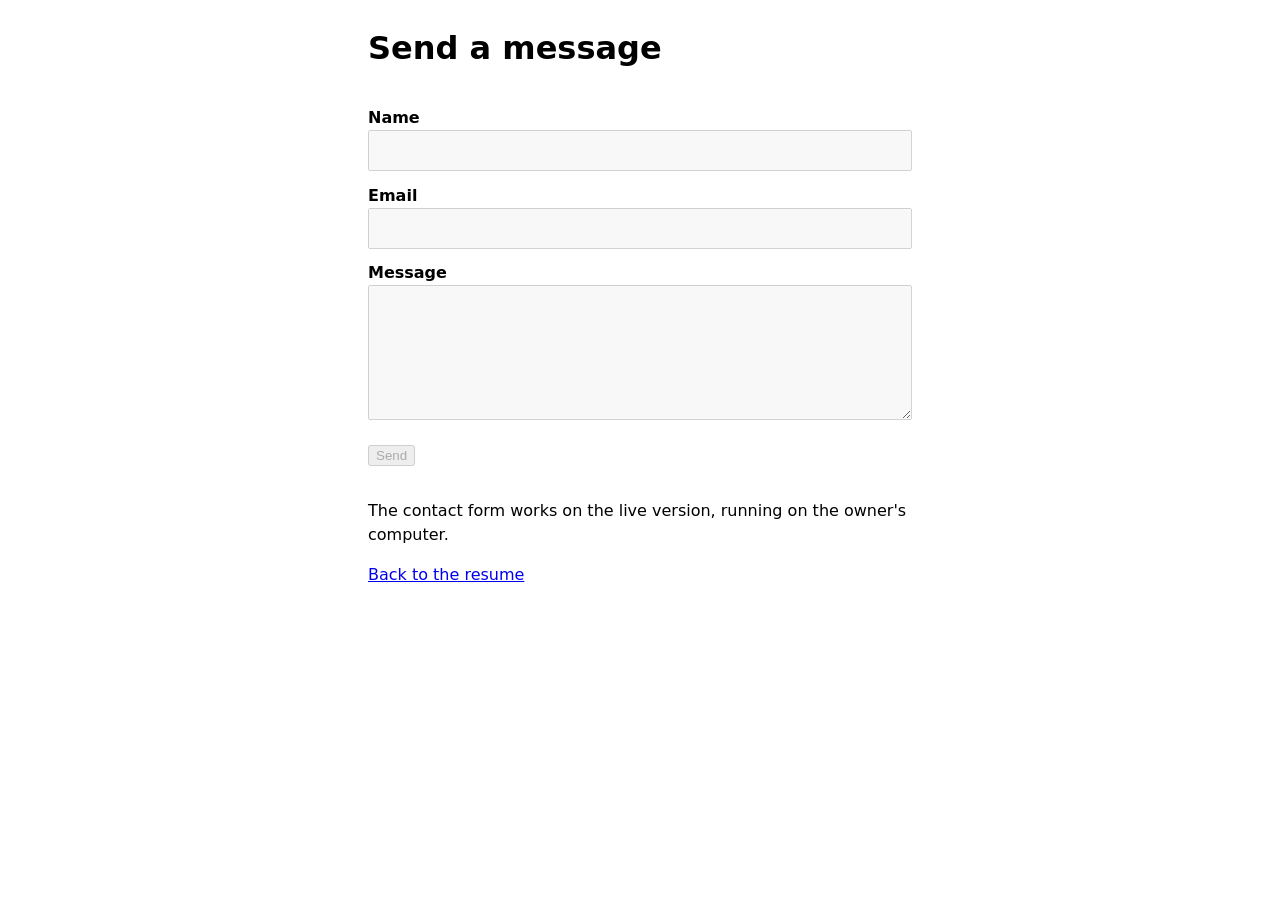
<file: API/starter/contact.html>
<!DOCTYPE html>
<html lang="en">
<head>
  <meta charset="utf-8">
  <meta name="viewport" content="width=device-width, initial-scale=1">
  <title>Contact (Module 9 demo page)</title>
  <style>
    body { font: 16px/1.5 system-ui, sans-serif; max-width: 34rem; margin: 1.5rem auto; padding: 0 1rem; }
    label { display: block; margin-top: .8rem; font-weight: 600; }
    input, textarea { width: 100%; padding: .4rem; font: inherit; box-sizing: border-box; }
    [aria-invalid="true"] { border: 2px solid #b3261e; }
    .error { display: none; color: #b3261e; font-size: .85rem; }
    .error.show { display: block; }
    fieldset { border: 0; padding: 0; margin: 0; }
  </style>
</head>
<body>
  <h1>Send a message</h1>
  <form id="contact-form" novalidate>
    <fieldset>
      <label for="name">Name</label>
      <input id="name" name="name" autocomplete="name" maxlength="100">
      <span class="error" id="name-error">Please enter your name.</span>

      <label for="email">Email</label>
      <input id="email" name="email" type="email" autocomplete="email" maxlength="254">
      <span class="error" id="email-error">Please enter a valid email address.</span>

      <label for="message">Message</label>
      <textarea id="message" name="message" rows="5" maxlength="2000"></textarea>
      <span class="error" id="message-error">Please write a message.</span>

      <p><button id="send" type="submit">Send</button></p>
    </fieldset>
    <p id="form-status" role="status" aria-live="polite"></p>
  </form>
  <p><a href="resume.html">Back to the resume</a></p>

  <script src="js/config.js" defer></script>
  <script src="js/api.js" defer></script>
  <script src="js/contact.js" defer></script>
</body>
</html>
</file>
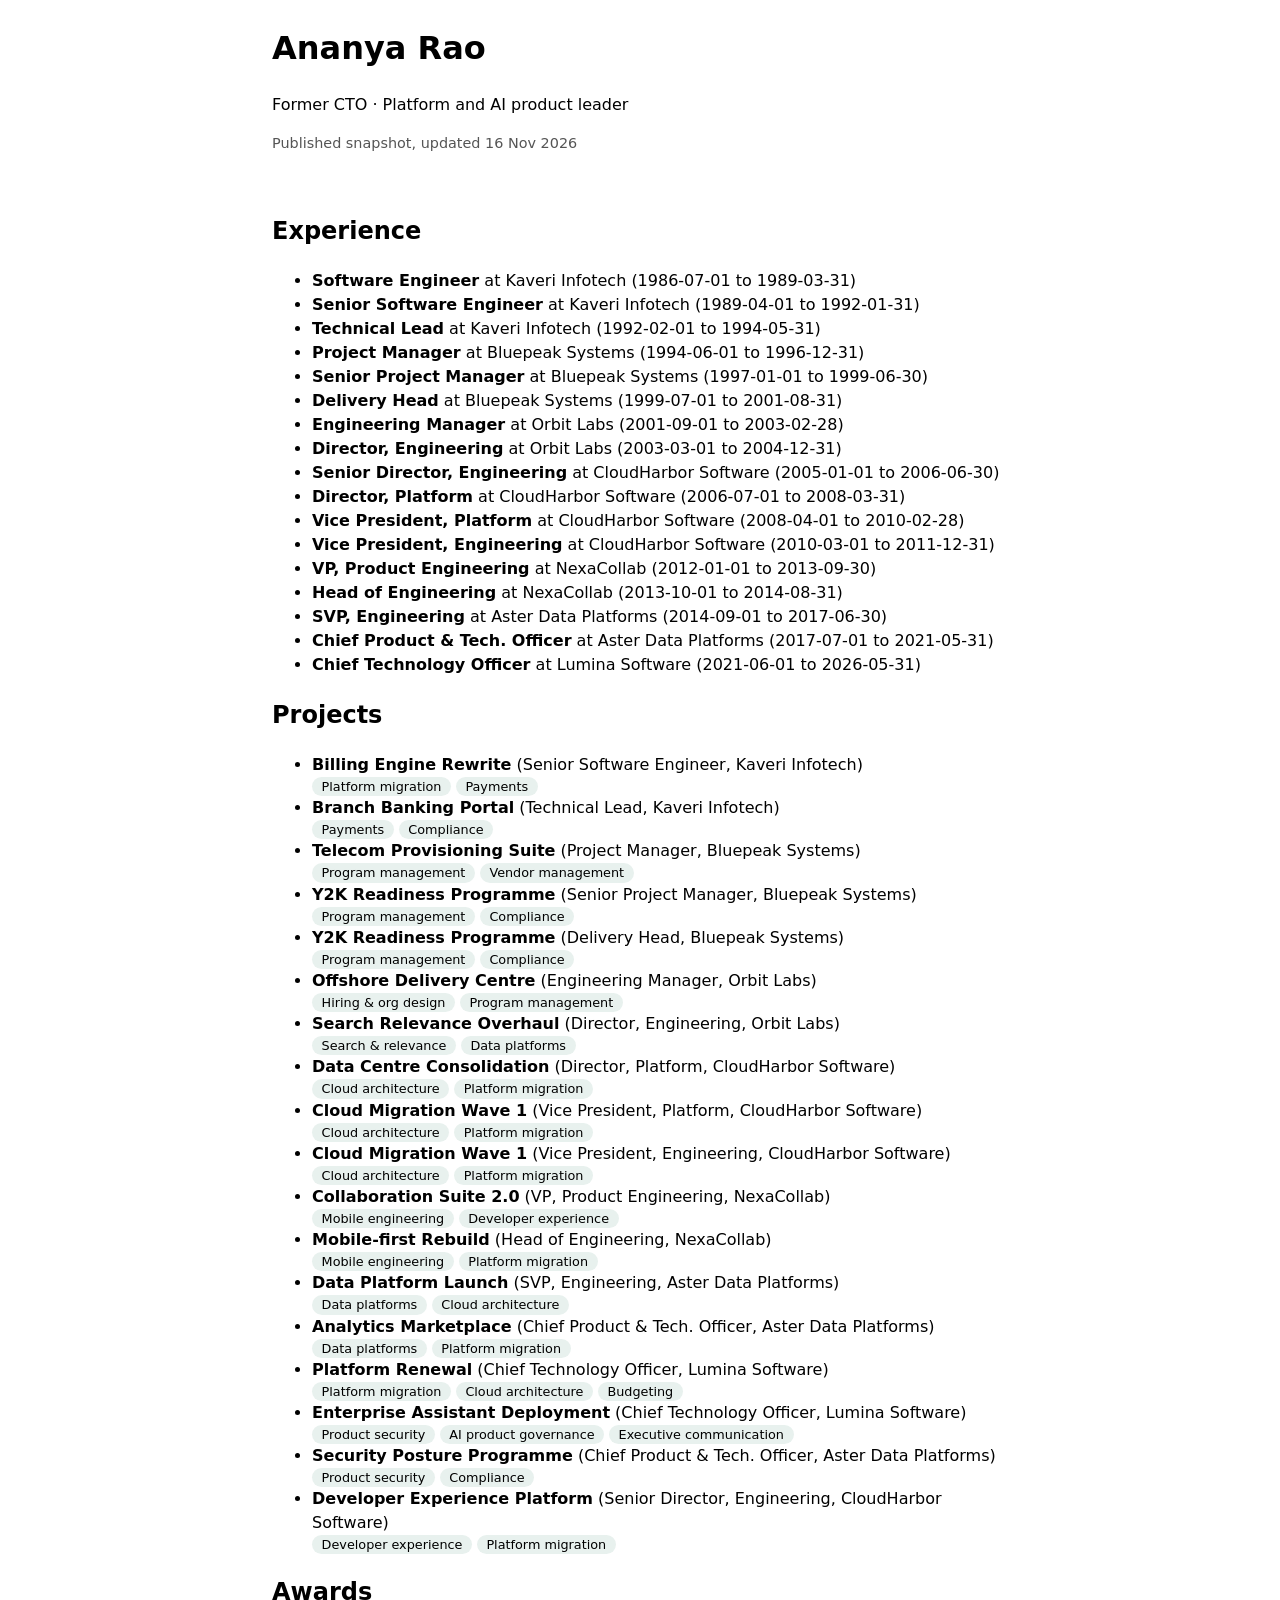
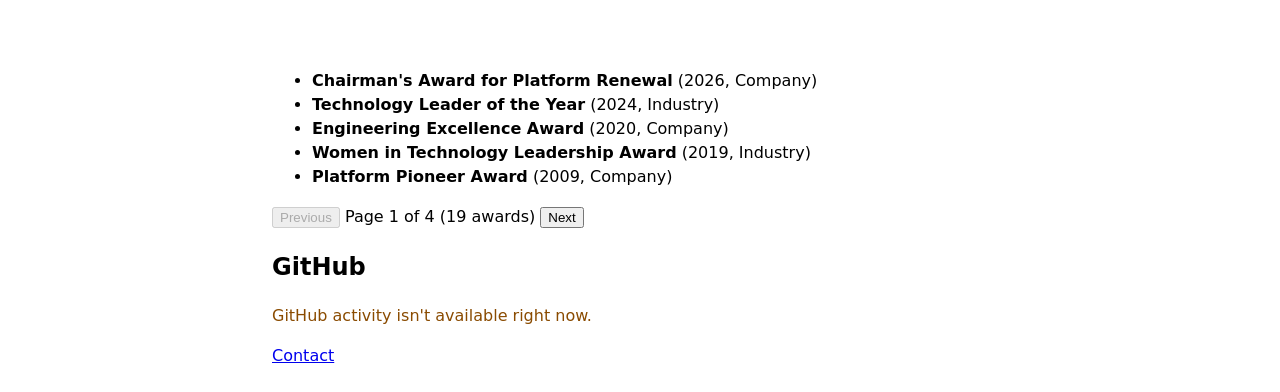
<file: API/starter/resume.html>
<!DOCTYPE html>
<html lang="en">
<head>
  <meta charset="utf-8">
  <meta name="viewport" content="width=device-width, initial-scale=1">
  <title>Resume (Module 9 demo page)</title>
  <style>
    body { font: 16px/1.5 system-ui, sans-serif; max-width: 46rem; margin: 1.5rem auto; padding: 0 1rem; }
    .source { color: #555; font-size: .9rem; }
    .tags { display: flex; flex-wrap: wrap; gap: .3rem; list-style: none; padding: 0; }
    .tag { background: #e8f1ee; border-radius: 1rem; padding: 0 .6rem; font-size: .8rem; }
    [role="status"] { min-height: 1.4em; color: #8a4b00; }
  </style>
</head>
<body>
  <h1 id="profile-name">Loading…</h1>
  <p id="profile-headline"></p>
  <p class="source" id="data-source" aria-live="polite"></p>
  <p id="resume-status" role="status"></p>

  <h2>Experience</h2><ul id="experience"></ul>
  <h2>Projects</h2><ul id="projects"></ul>

  <h2>Awards</h2>
  <p id="awards-status" role="status"></p>
  <ul id="awards"></ul>
  <p><button id="awards-prev">Previous</button> <span id="awards-pager"></span> <button id="awards-next">Next</button></p>

  <h2>GitHub</h2>
  <div id="github-card"></div><p id="github-status" role="status"></p>

  <p><a href="contact.html">Contact</a></p>

  <!-- order matters: config first, then api, then the page scripts (defer keeps this order) -->
  <script src="js/config.js" defer></script>
  <script src="js/api.js" defer></script>
  <script src="js/resume.js" defer></script>
  <script src="js/github.js" defer></script>
</body>
</html>
</file>
